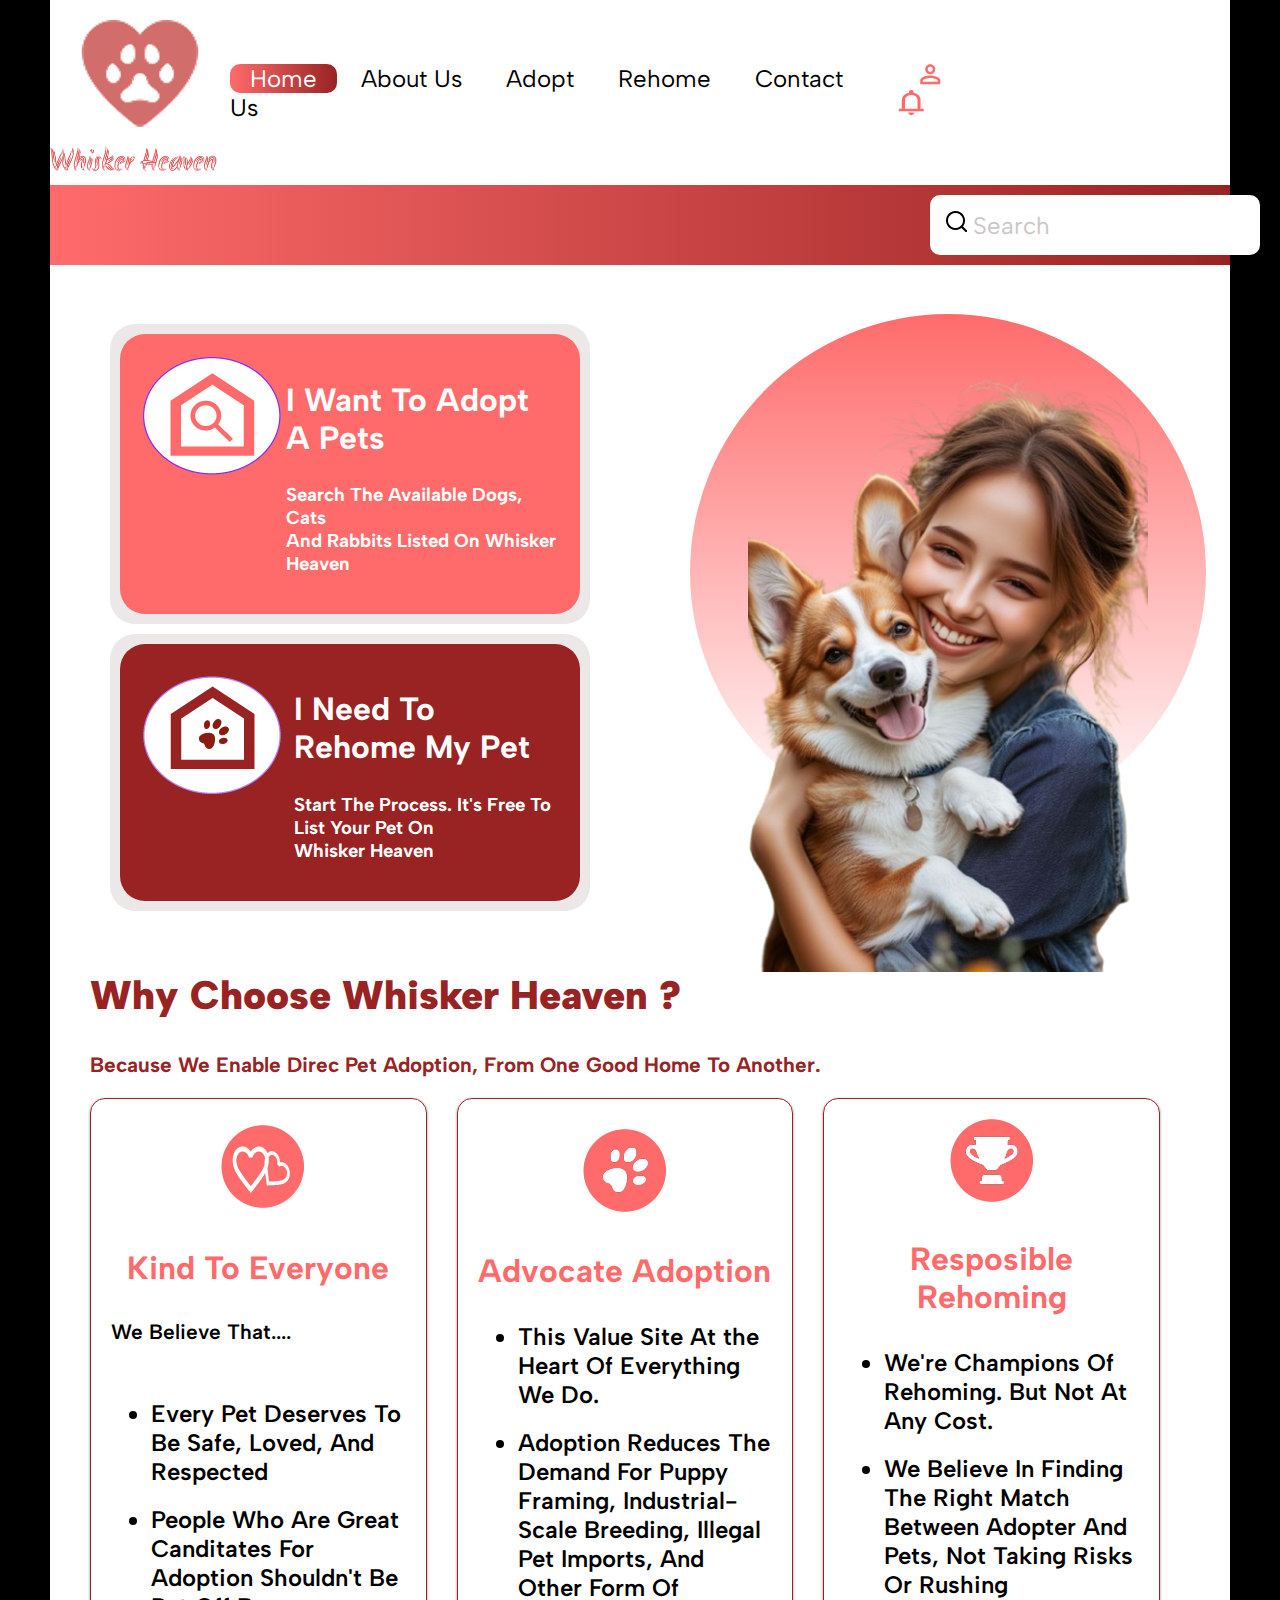
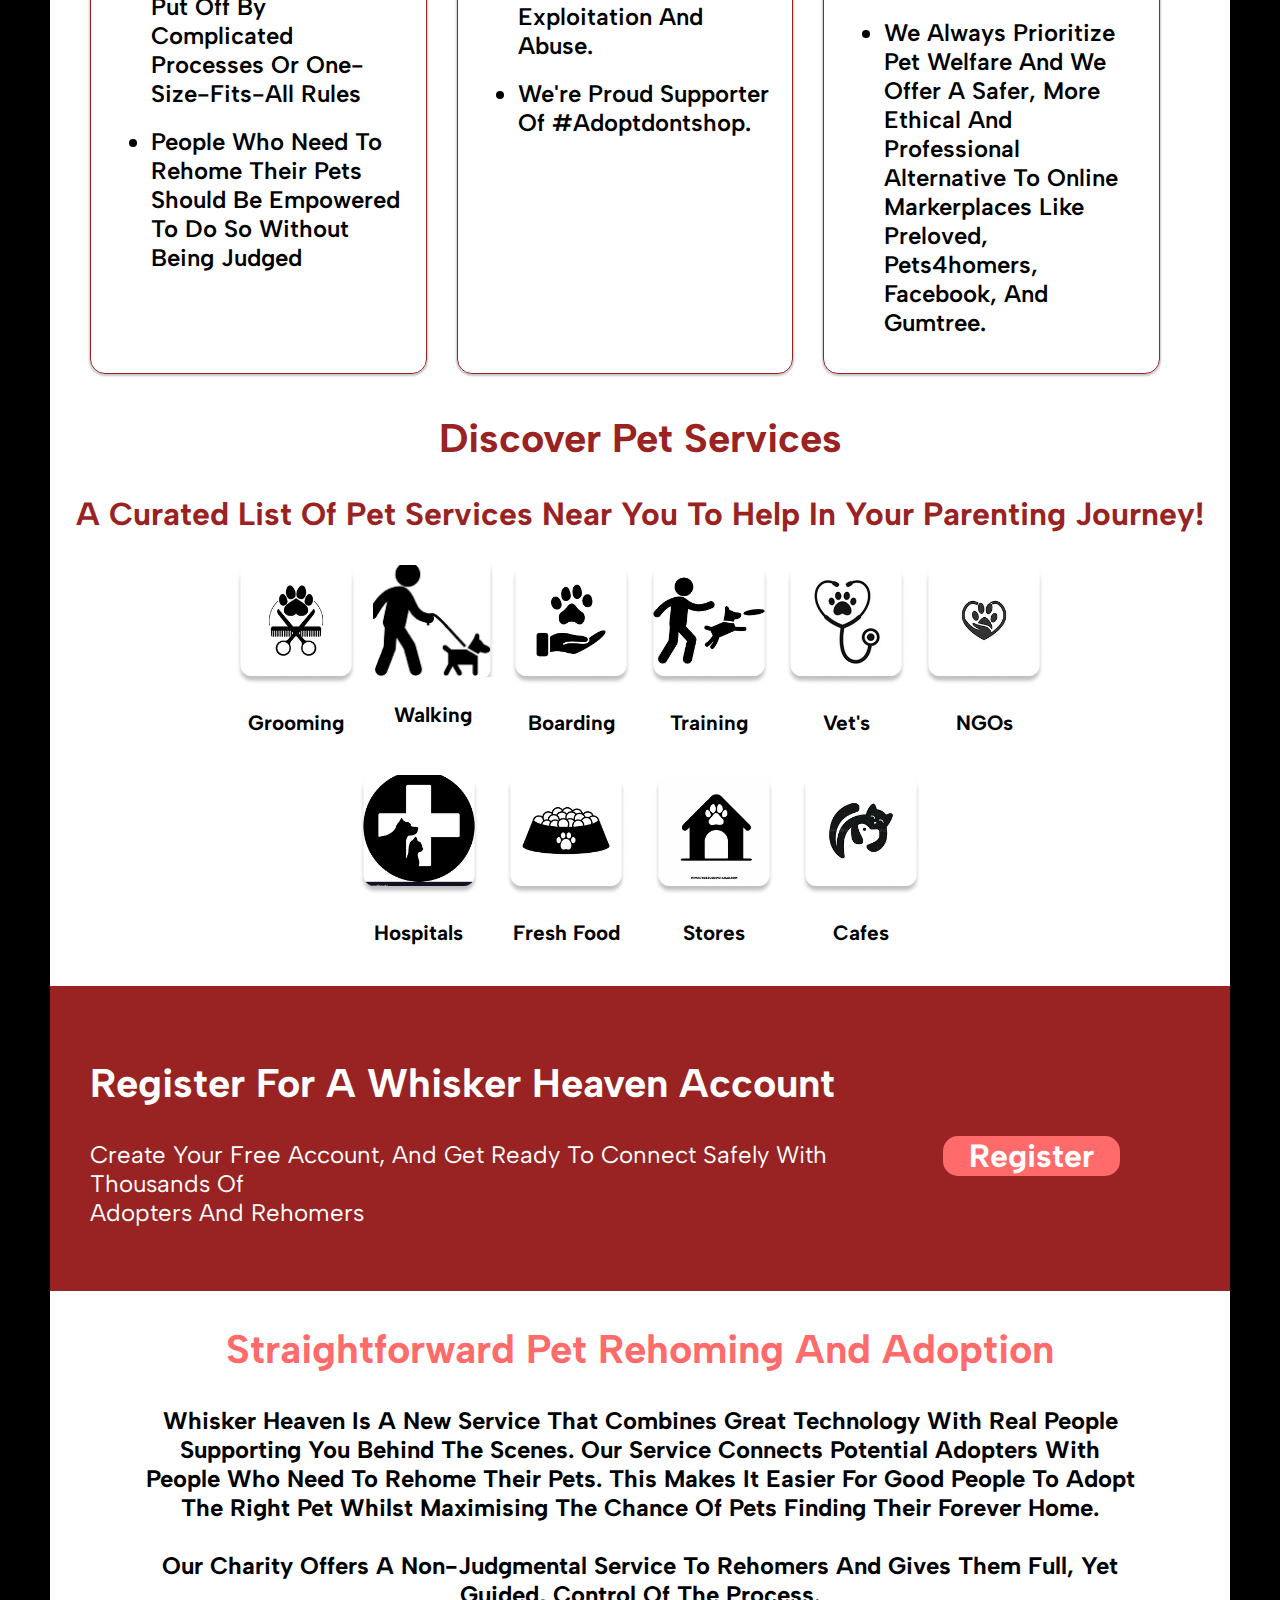
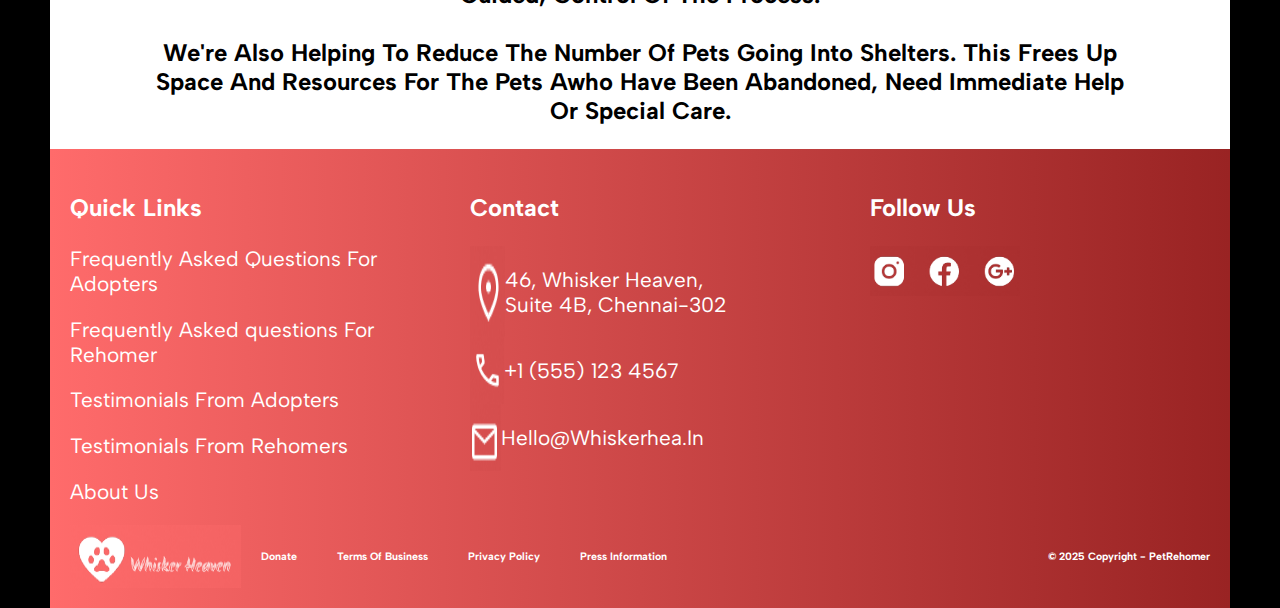
<file: index.html>
<!DOCTYPE html>
<html lang="en">

<head>
    <meta charset="UTF-8">
    <meta name="viewport" content="width=device-width, initial-scale=1.0">
    <title>Layouts - Pet Adoption Website</title>
    <link href="https://fonts.googleapis.com/css2?family=Albert+Sans&display=swap" rel="stylesheet">
    <link rel="stylesheet" href="css/index.css">
</head>

<body>

    <div class="header">
        <div class="head">
            <div class="logo">
                <img src="images/logo.png" alt="Logo image" width="180px">
            </div>
            <div class="nav-bar">
                <nav>
                    <a href="index.html" class="active">Home</a>
                    <a href="about.html">About Us</a>
                    <a href="adopt.html">Adopt</a>
                    <a href="rehome.html">Rehome</a>
                    <a href="contact.html">Contact Us</a>
                </nav>
            </div>
            <div class="contact-nav">
                <a href="contact.html"><img src="images/head-contact.png" alt="Contact icon"></a>
                <img src="images/bell icon.png" alt="bell icon">
            </div>
        </div>
        <div class="searchbar">
            <div class="search-container">
                <img src="images/search.png" alt="search">
                <span style="color: rgb(204, 198, 198); font-size: 1.5rem;">Search</span>
            </div>
        </div>
    </div>
    <div class="container">
        <div class="card-1">    
            <div class="cards">
                <div class="cards-2">
                    <div class="images">
                        <img src="images/search-2 (2).png " alt="logo">
                    </div>
                    <div class="content">
                        <h2>I Want To Adopt A Pets</h2>
                        <h3>Search The Available Dogs, Cats <br> And Rabbits Listed On Whisker Heaven</h3>
                    </div>
                </div>
            </div>
            <div class="cards">
                <div class="cards2">
                    <div class="images">
                        <img src="images/search-2 (1).png " alt="logo">
                    </div>
                    <div class="content">
                        <h2>I Need To Rehome My Pet</h2>
                        <h3>Start The Process. It's Free To List Your Pet On <br> Whisker Heaven</p>
                    </div>
                </div>
            </div>
        </div>
        <div class="card-image">
            <img src="images/home-bg.png" alt="home-logo" width="400">
        </div>
    </div>
    <div class="container-2">
        <h2>Why Choose Whisker Heaven ? </h2>
        <p>Because We Enable Direc Pet Adoption, From One Good Home To Another.</p>
        <div class="containers">
            <div class="cards-1">
                <div class="center">
                    <img src="images/kind.png" alt="kind image">
                    <h3>Kind To Everyone</h3>
                </div>
                <p>We Believe That....</p><br>
                <ul>
                    <li>Every Pet Deserves To Be Safe, Loved, And Respected</li><br>
                    <li>People Who Are Great Canditates For Adoption Shouldn't Be Put
                        Off By Complicated Processes Or One-Size-Fits-All Rules
                    </li><br>
                    <li>People Who Need To Rehome Their Pets Should Be Empowered To Do So
                        Without Being Judged
                    </li>
                </ul>
            </div>
            <div class="cards-1">
                <div class="center">
                    <img src="images/advocate.png" alt="advocate image">
                    <h3>Advocate Adoption</h3>
                </div>
                <ul>
                    <li>This Value Site At the Heart Of Everything We Do.</li><br>
                    <li>Adoption Reduces The Demand For Puppy Framing, Industrial-Scale
                        Breeding, Illegal Pet Imports, And Other Form Of Exploitation And Abuse.
                    </li><br>
                    <li>We're Proud Supporter Of #Adoptdontshop.</li>
                </ul>
            </div>
            <div class="cards-1">
                <div class="center">
                    <img src="images/rehoming.png" alt="rehoming image">
                    <h3>Resposible Rehoming</h3>
                </div>
                <ul>
                    <li>We're Champions Of Rehoming. But Not At Any Cost.</li><br>
                    <li>We Believe In Finding The Right Match Between Adopter And Pets,
                        Not Taking Risks Or Rushing
                    </li><br>
                    <li>We Always Prioritize Pet Welfare And We Offer A Safer, More
                        Ethical And Professional Alternative To Online Markerplaces Like
                        Preloved, Pets4homers, Facebook, And Gumtree.
                    </li>
                </ul>
            </div>
        </div>
    </div>
    <div class="container-3">
        <div class="container-head">
            <h2>Discover Pet Services</h2>
            <p>A Curated List Of Pet Services Near You To Help In Your Parenting Journey!</p>
        </div>
        <div class="services">
            <div class="services-list">
                <img src="images/gromming.png" alt="grooming-image" width="120">
                <h3>Grooming</h3>
            </div>
            <div class="services-list">
                <img src="images/walking.png" alt="walking" width="120">
                <h3>Walking</h3>
            </div>
            <div class="services-list">
                <img src="images/boarding.png" alt="boarding" width="120">
                <h3>Boarding</h3>
            </div>
            <div class="services-list">
                <img src="images/training.png" alt="training" width="120">
                <h3>Training</h3>
            </div>
            <div class="services-list">
                <img src="images/vets.png" alt="vets" width="120">
                <h3>Vet's</h3>
            </div>
            <div class="services-list">
                <img src="images/NGO.png" alt="NGO" width="120">
                <h3>NGOs</h3>
            </div>
        </div>
        <div class="center-list">
            <div class="services-list">
                <img src="images/hospital.png" alt="hospital" width="120">
                <h3>Hospitals</h3>
            </div>
            <div class="services-list">
                <img src="images/fresh food.png" alt="freshfood" width="120">
                <h3>Fresh Food</h3>
            </div>
            <div class="services-list">
                <img src="images/stores.png" alt="stores" width="120">
                <h3>Stores</h3>
            </div>
            <div class="services-list">
                <img src="images/cafes.png" alt="cafes" width="120">
                <h3>Cafes</h3>
            </div>
        </div>
    </div>
    <div class="register">
        <div class="register-content">
            <h2>Register For A Whisker Heaven Account</h2>
            <p>Create Your Free Account, And Get Ready To Connect Safely With Thousands Of <br>
               Adopters And Rehomers</p>
        </div>
        <div class="register-page">
            <button><a href="register.html">Register</a></button>
        </div>
    </div>
    <div class="container-4" id="capital">
        <h2>straightforward pet rehoming and adoption  </h2>
        <p> whisker heaven is a new service that combines great technology with real 
            people supporting you behind the scenes. our service connects potential
            adopters with people who need to rehome their pets. this makes it easier 
            for good people to adopt the right pet whilst maximising the chance of pets Finding
            their forever home. <br><br>
            our charity offers a non-judgmental service to rehomers and gives them full, 
            yet guided, control of the process. <br><br>
            we're also helping to reduce the number of pets going into shelters. this frees up space and
            resources for the pets awho have been abandoned, need immediate help or special
            care.
        </p>
    </div>
    <footer>
        <div class="footer">
            <div class="links">
                <h3>Quick Links</h3>
                <p>Frequently Asked Questions For Adopters</p>
                <p>Frequently Asked questions For Rehomer</p>
                <p>Testimonials From Adopters</p>
                <p>Testimonials From Rehomers</p>
                <p>About Us</p>
            </div>
            <div class="contact">
                <h3>Contact</h3>
                <div class="flexx">
                    <img src="images/location.png" alt="location"> 
                    <p>46, Whisker Heaven, <br>Suite 4B, Chennai-302</p>
                </div>
                <div class="flexx">
                    <img src="images/phone.png" alt="phone"> 
                    <p> +1 (555) 123 4567</p>
                </div>
                <div class="flexx">
                    <img src="images/message.png" alt="message"> 
                    <p>Hello@Whiskerhea.In</p>
                </div>
            </div>
            <div class="follow">
                <h3>Follow Us</h3>
                <img src="images/social media.png" alt="social media" width="150px">
            </div>
        </div>
        <div class="footer-content">
            <div class="footer-logo">
                <img src="images/footer-logo.png" alt="footer-logo">
                <h6>Donate</h6>
                <h6>Terms Of Business</h6>
                <h6>Privacy Policy</h6>
                <h6>Press Information</h6>
            </div>
            <div class="copyright">
                <h6>© 2025 Copyright - PetRehomer </h6>
            </div>
        </div>
    </footer>
    <script>
        document.getElementById("capital").className = "container-4";
    </script>
</body>

</html>
</file>
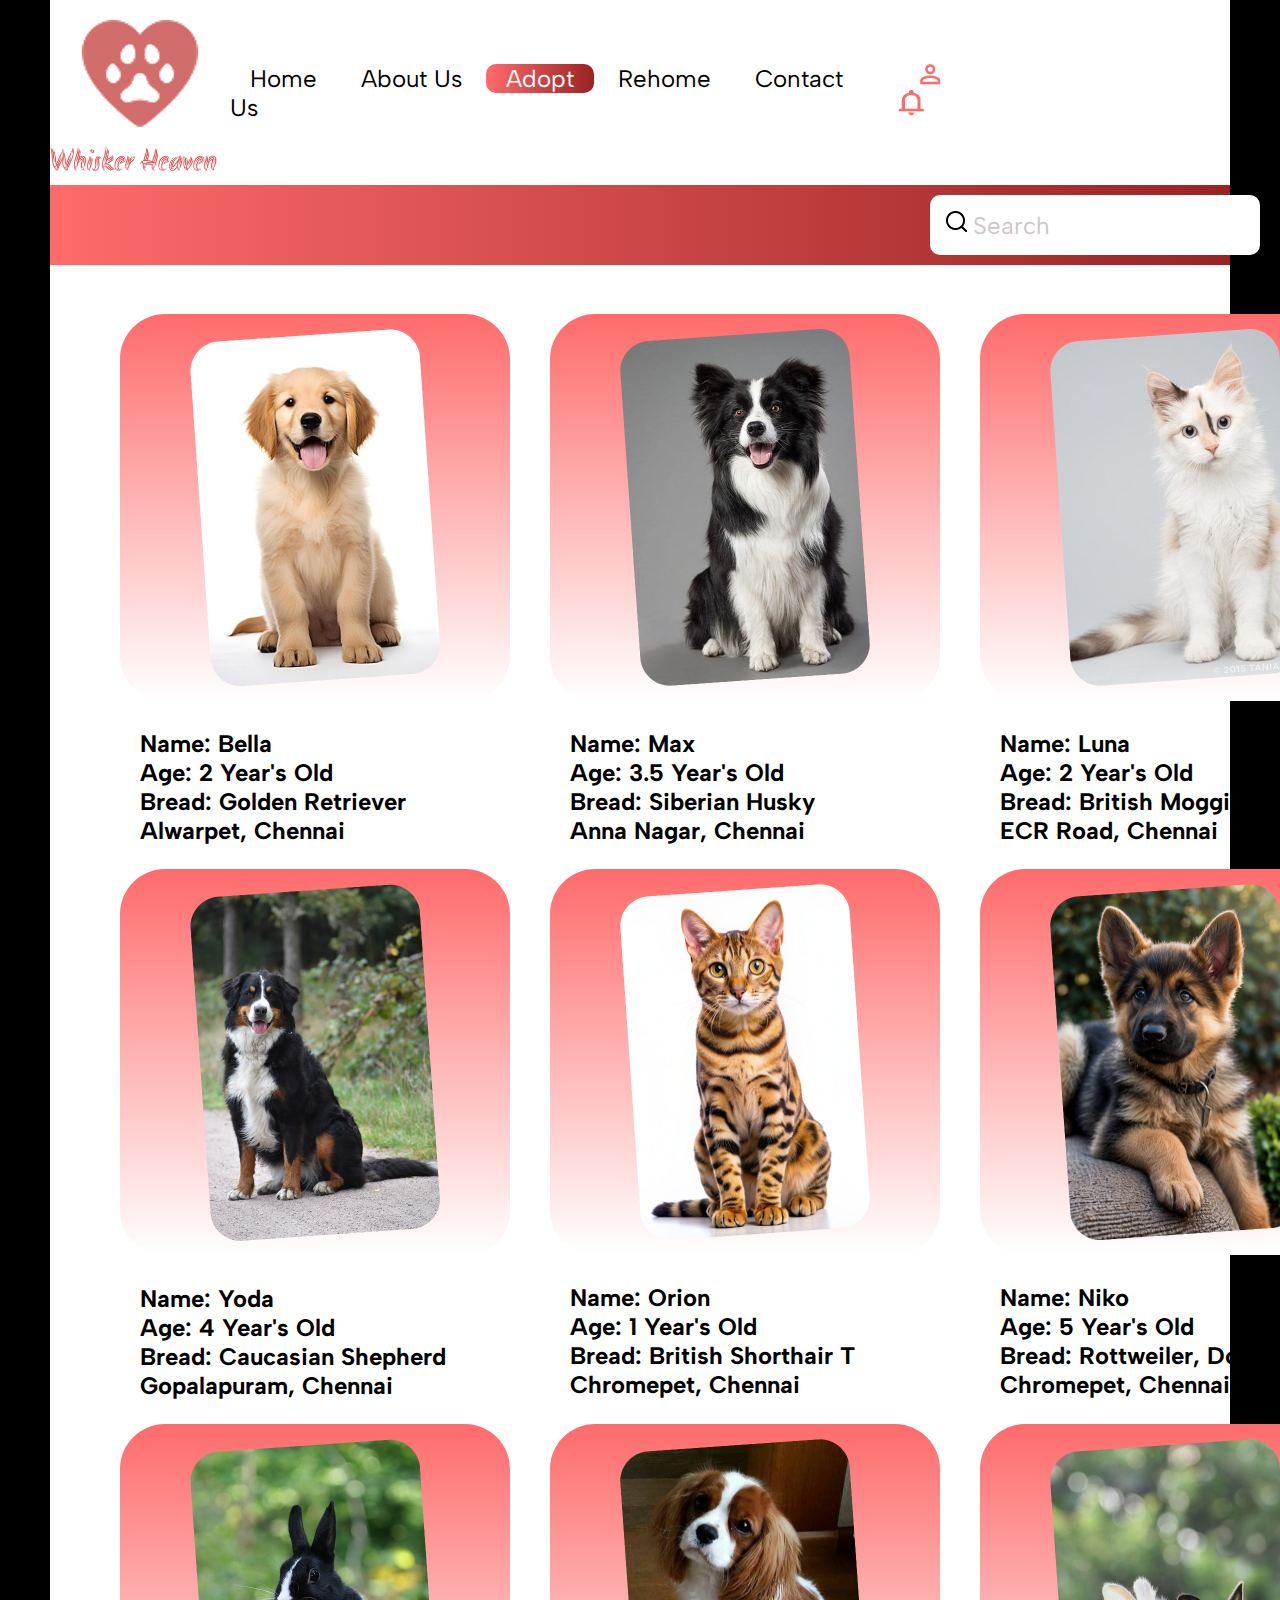
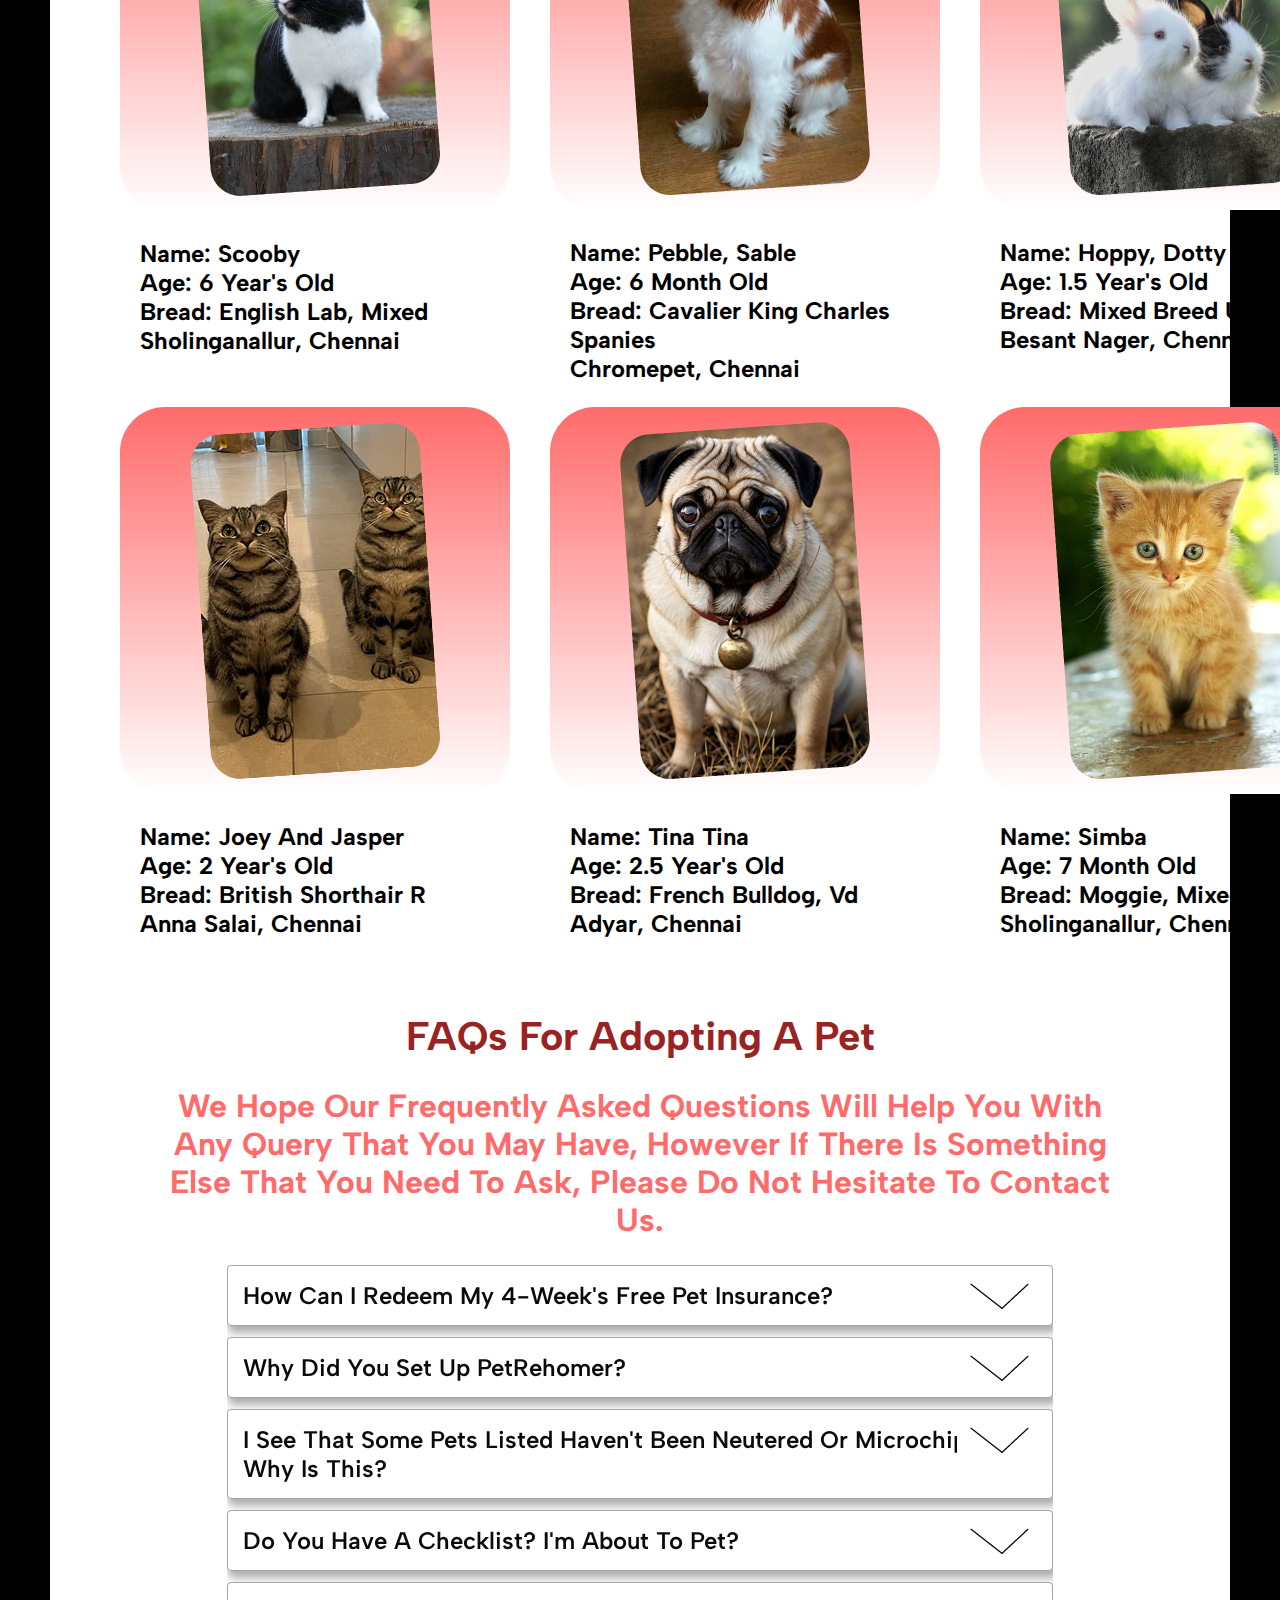
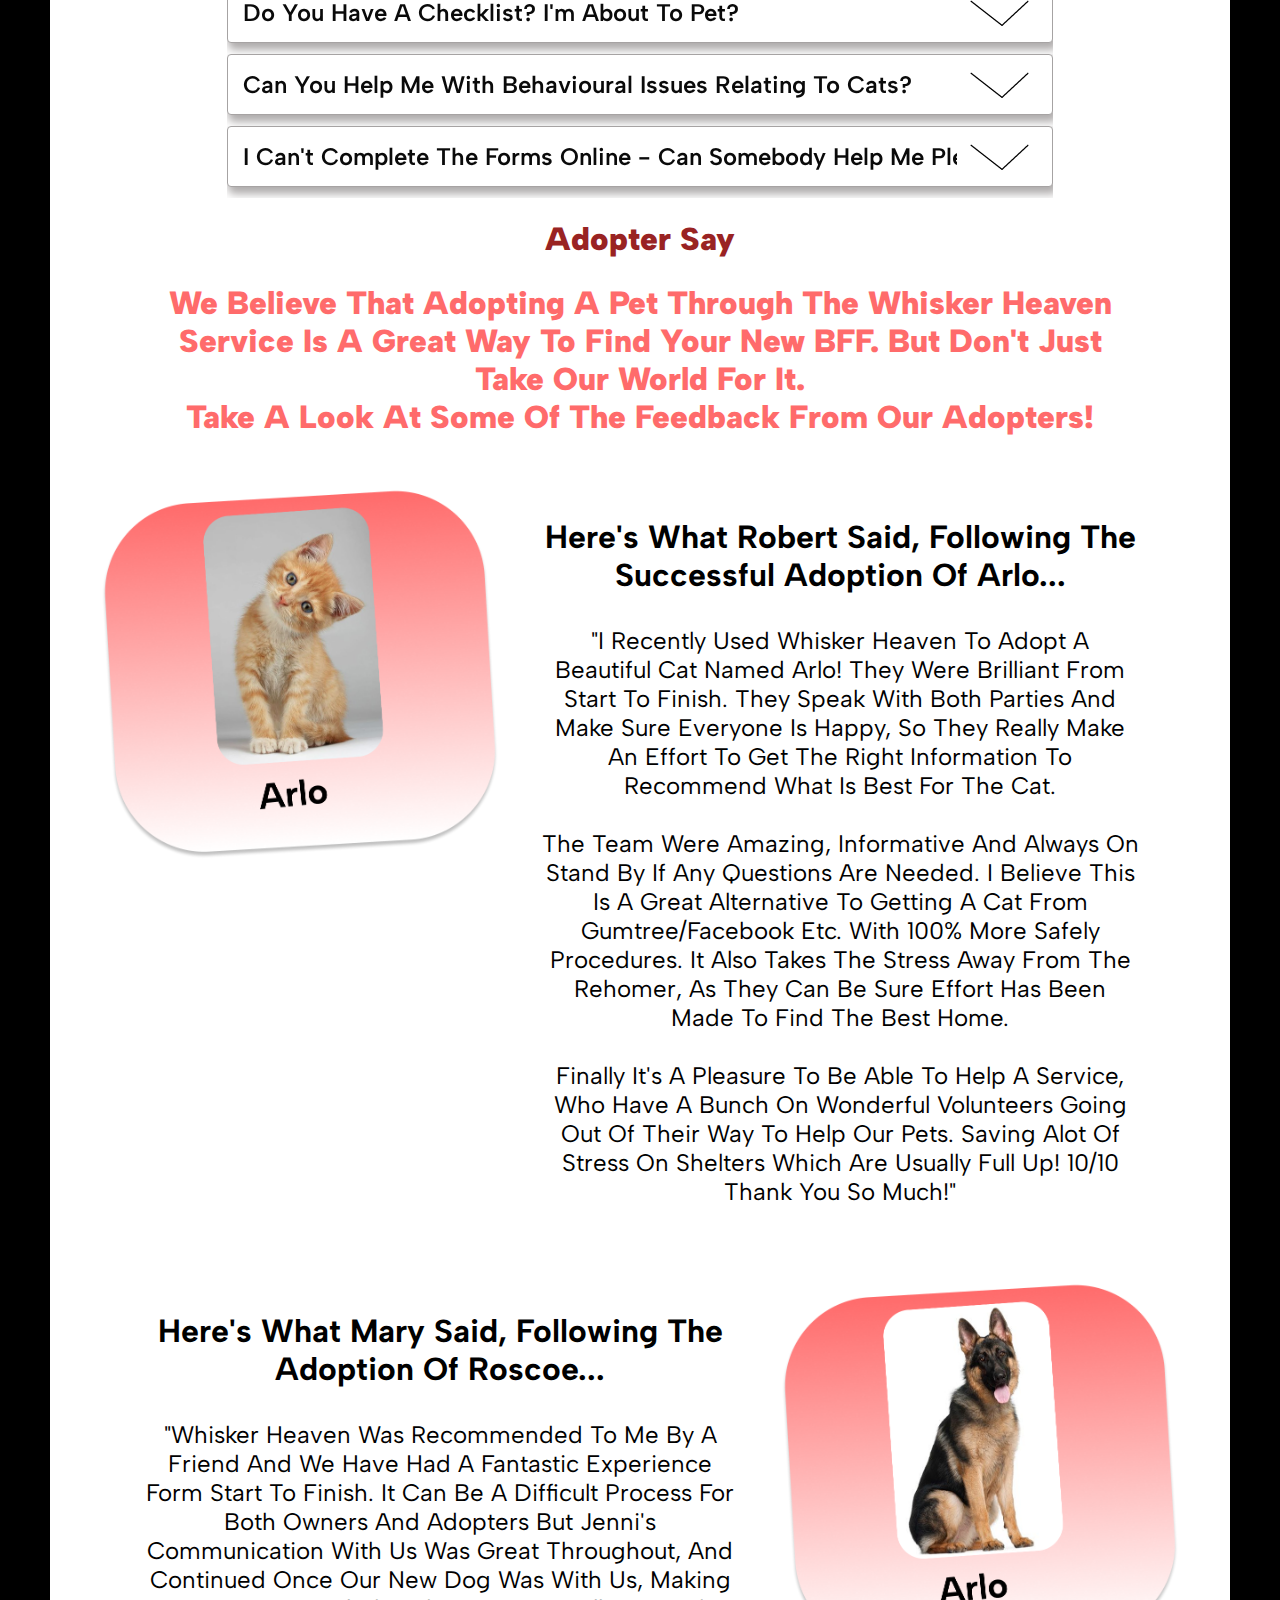
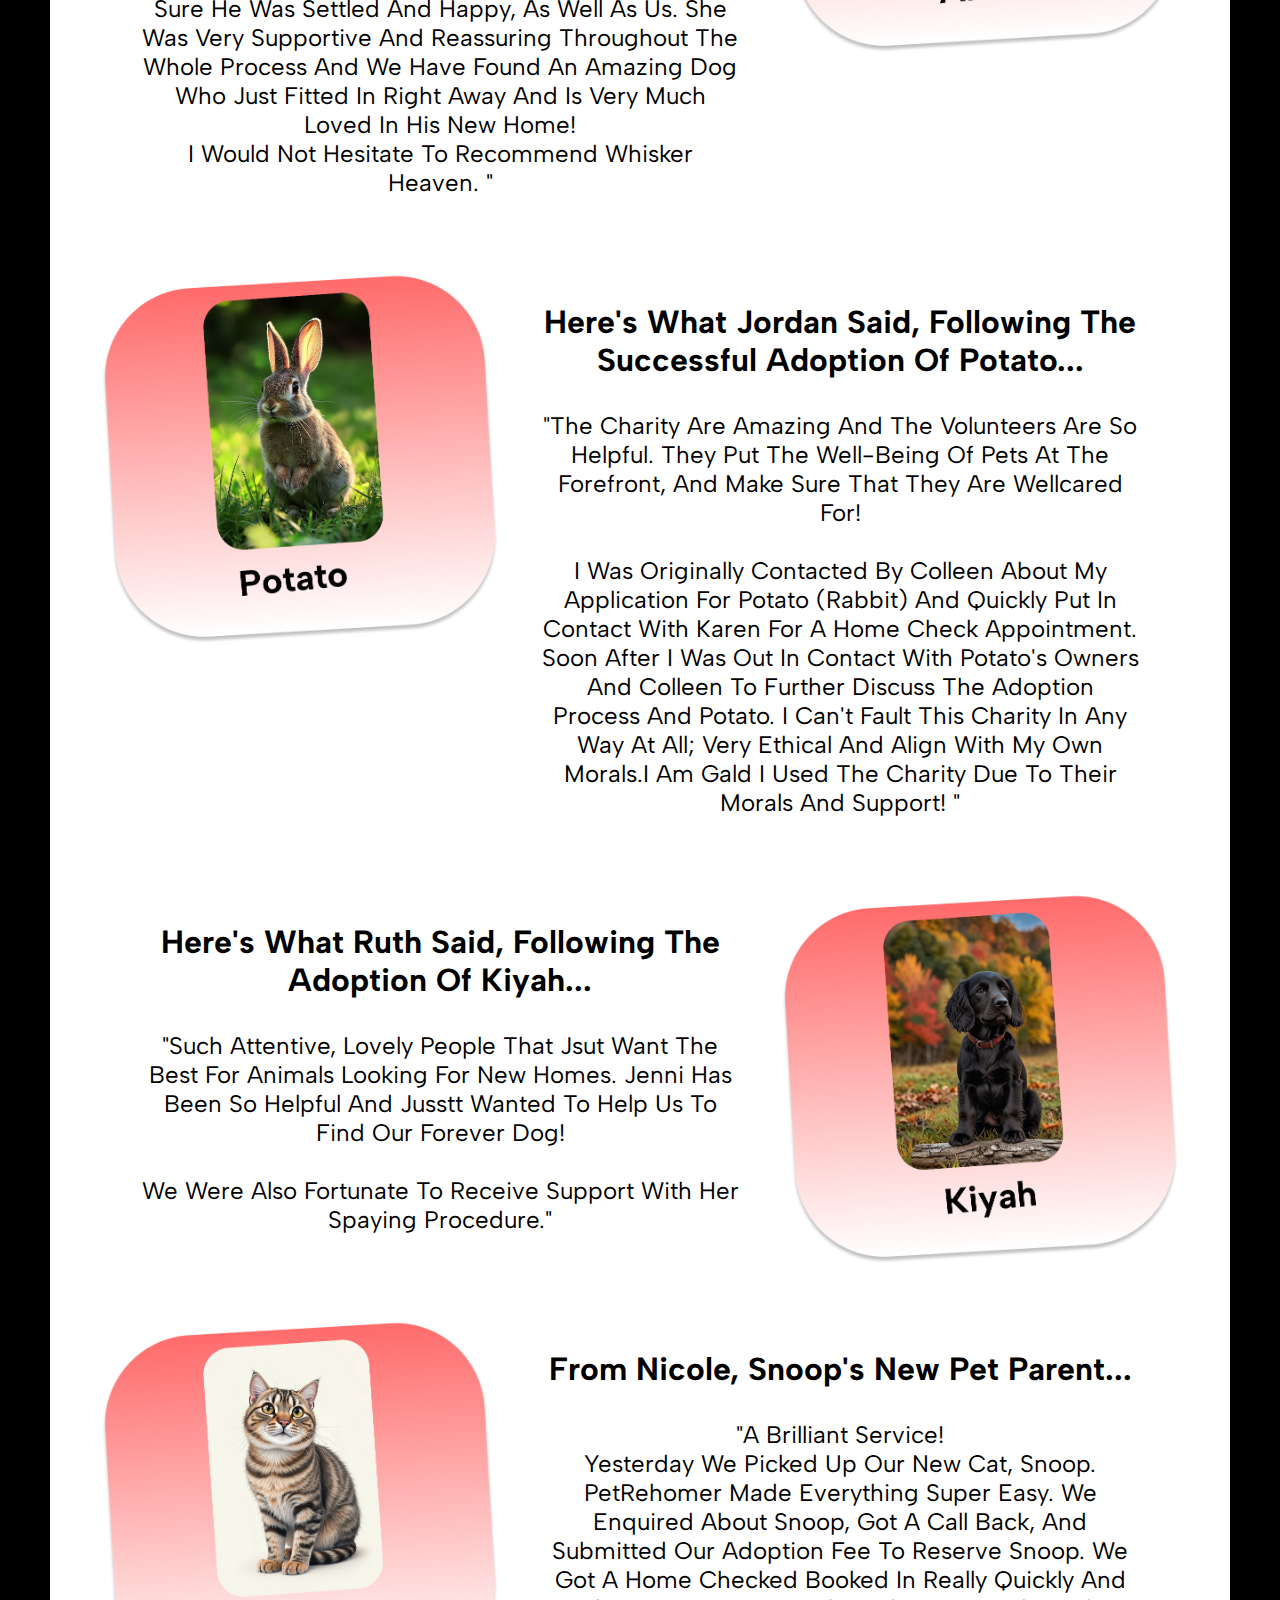
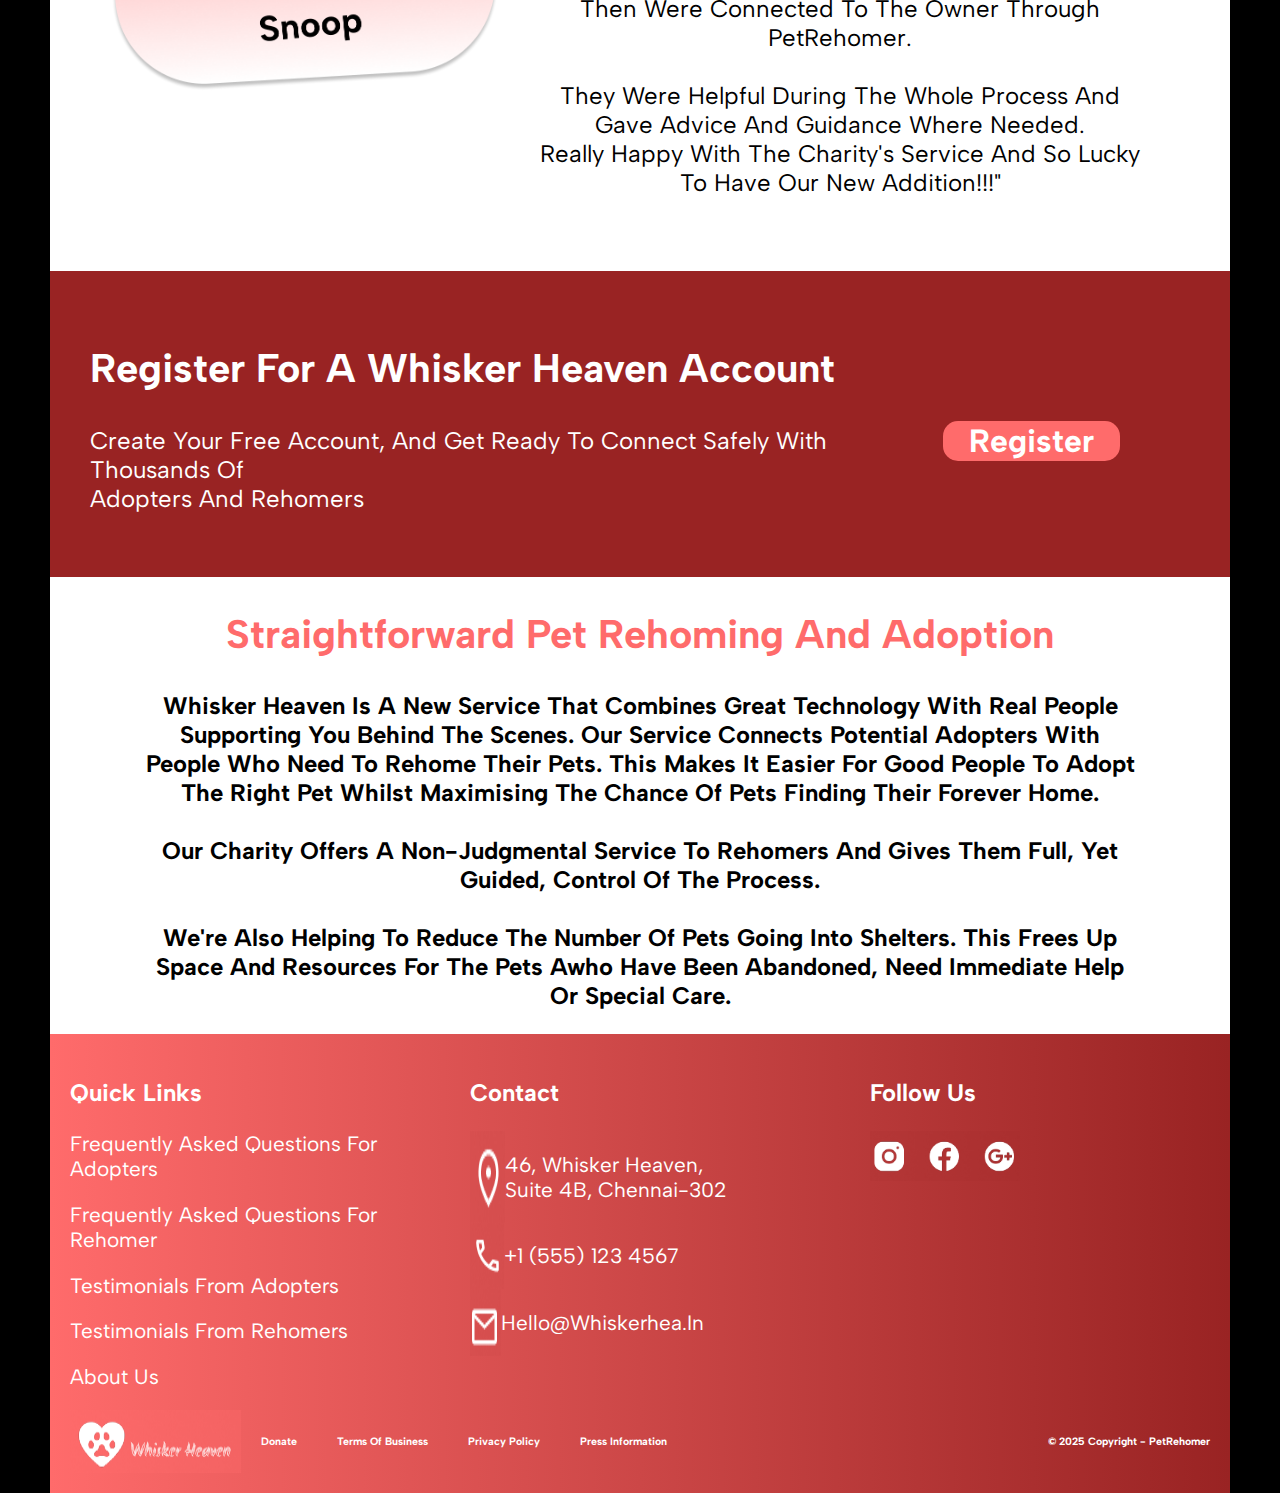
<file: adopt.html>
<!DOCTYPE html>
<html lang="en">

<head>
    <meta charset="UTF-8">
    <meta name="viewport" content="width=device-width, initial-scale=1.0">
    <title>Layouts - Pet Adoption Website</title>
    <link href="https://fonts.googleapis.com/css2?family=Albert+Sans&display=swap" rel="stylesheet">
    <link rel="stylesheet" href="css/adopt.css">
</head>

<body class="body" id="capital">

    <div class="header">
        <div class="head">
            <div class="logo">
                <img src="images/logo.png" alt="Logo image" width="180px">
            </div>
            <div class="nav-bar">
                <nav>
                    <a href="index.html">Home</a>
                    <a href="about.html">About Us</a>
                    <a href="adopt.html" class="active">Adopt</a>
                    <a href="rehome.html">Rehome</a>
                    <a href="contact.html">Contact Us</a>
                </nav>
            </div>
            <div class="contact-nav">
                <a href="contact.html"><img src="images/head-contact.png" alt="Contact icon"></a>
                <img src="images/bell icon.png" alt="bell icon">
            </div>
        </div>
        <div class="searchbar">
            <div class="search-container">
                <img src="images/search.png" alt="search">
                <span style="color: rgb(204, 198, 198); font-size: 1.5rem;">Search</span>
            </div>
        </div>
    </div>
    <div class="adopt">
        <div class="adopt-cards">
            <img src="images/adopt-1.png" alt="adopt-1" width="250">
            <div class="adopt-details">
                <p>name: bella <br>
                    age: 2 year's old <br>
                    bread: golden retriever<br>
                    alwarpet, chennai
                </p>
            </div>
        </div>
        <div class="adopt-cards">
            <img src="images/adopt-2.png" alt="adopt-2" width="250">
            <div class="adopt-details">
                <p>name: max <br>
                    age: 3.5 year's old <br>
                    bread: siberian husky<br>
                    anna nagar, chennai
                </p>
            </div>
        </div>
        <div class="adopt-cards">
            <img src="images/adopt-3.png" alt="adopt-3" width="250">
            <div class="adopt-details">
                <p>name: luna<br>
                    age: 2 year's old <br>
                    bread: british moggie<br>
                    ECR road, chennai
                </p>
            </div>
        </div>
        <div class="adopt-cards">
            <img src="images/adopt-4.png" alt="adopt-4" width="250">
            <div class="adopt-details">
                <p>name: yoda<br>
                    age: 4 year's old <br>
                    bread: caucasian shepherd<br>
                    gopalapuram, chennai
                </p>
            </div>
        </div>
        <div class="adopt-cards">
            <img src="images/adopt-5.png" alt="adopt-5" width="250">
            <div class="adopt-details">
                <p>name: orion<br>
                    age: 1 year's old <br>
                    bread: british shorthair t<br>
                    chromepet, chennai
                </p>
            </div>
        </div>
        <div class="adopt-cards">
            <img src="images/adopt-6.png" alt="adopt-6" width="250">
            <div class="adopt-details">
                <p>name: niko<br>
                    age: 5 year's old <br>
                    bread: rottweiler, doberman<br>
                    chromepet, chennai
                </p>
            </div>
        </div>
        <div class="adopt-cards">
            <img src="images/adopt-7.png" alt="adopt-7" width="250">
            <div class="adopt-details">
                <p>name: scooby<br>
                    age: 6 year's old <br>
                    bread: english lab, mixed<br>
                    sholinganallur, chennai
                </p>
            </div>
        </div>
        <div class="adopt-cards">
            <img src="images/adopt-8.png" alt="adopt-8" width="250">
            <div class="adopt-details">
                <p>name: pebble, sable<br>
                    age: 6 month old <br>
                    bread: cavalier king charles spanies<br>
                    chromepet, chennai
                </p>
            </div>
        </div>
        <div class="adopt-cards">
            <img src="images/adopt-9.png" alt="adopt-9" width="250">
            <div class="adopt-details">
                <p>name: hoppy, dotty<br>
                    age: 1.5 year's old <br>
                    bread: mixed breed unknown <br>
                    besant nager, chennai
                </p>
            </div>
        </div>
        <div class="adopt-cards">
            <img src="images/adopt-10.png" alt="adopt-10" width="250">
            <div class="adopt-details">
                <p>name: joey and jasper<br>
                    age: 2 year's old <br>
                    bread: british shorthair r<br>
                    anna salai, chennai
                </p>
            </div>
        </div>
        <div class="adopt-cards">
            <img src="images/adopt-11.png" alt="adopt-11" width="250">
            <div class="adopt-details">
                <p>name: tina tina<br>
                    age: 2.5 year's old <br>
                    bread: french bulldog, vd<br>
                    adyar, chennai
                </p>
            </div>
        </div>
        <div class="adopt-cards">
            <img src="images/adopt-12.png" alt="adopt-12" width="250">
            <div class="adopt-details">
                <p>name: simba<br>
                    age: 7 month old <br>
                    bread: moggie, mixed breed<br>
                    sholinganallur, chennai
                </p>
            </div>
        </div>
    </div>
    <div class="adopt2">
        <h1>FAQs for adopting a pet</h1>
        <h2>we hope our frequently asked questions will help you with any
            query that you may have, however if there is something else that
            you need to ask, please do not hesitate to contact us.
        </h2>
        <div class="main-bar">
            <input type="checkbox" id="main-head">
            <label for="main-head">how can i redeem my 4-week's free pet insurance?</label>
            <div class="mainbar-text">
                <p>if you are adopting a dog under 8 years old or a cat under 10 years
                    old, you can receive 4 week's free pet insurance from british pet insurance
                    (part of pet cover). <br>
                    you will need to complete the form on the dau of collection, and you will
                    receive a link to the form in your "pre - adoption checklist" message that
                    will have been sent to you from us following your home check. <br><br>
                    older pets and rabbits can receive a discount against a full policy. again,
                    details are contained in your message. <br><br>
                    if you have furtheer questions, please contact your rehoming coordinator who
                    will guide you.
                </p>
            </div>
        </div>
        <div class="main-bar1">
            <input type="checkbox" id="main-head1">
            <label for="main-head1">why did you set up petRehomer?</label>
            <div class="mainbar-text1">
                <p>we're focusing on dogs, cats and rabbits because they're the most 
                    popular types of pet in the UK. we plan to help rehome other types Of
                    pets in the future.
                </p>
            </div>
        </div>
        <div class="main-bar2">
            <input type="checkbox" id="main-head2">
            <label for="main-head2">i see that some pets listed haven't been neutered or microchipped.
                why is this?</label>
            <div class="mainbar-text2">
                <p>in an ideal world, every pet listed by us would be microchipped and neutered,
                    however we are dealing with real life cases, and not everyone rehoming their 
                    pet is in a position, or willing to do this. <br><br>
                    our charity is operating throughout the UK and does not have the funds to pay
                    for the neutering of pets prior to rehoming. <br><br>
                    instead, rather than turning away these pets in need, we do our very best to 
                    find suitable and responsible adopters who are willing to do the right thing 
                    by these pets. <br><br>
                    it's easy for people to criticize us for allowing unneutered pets onto our website,
                    but sadly there is no easy fix.
                </p>
            </div>
        </div>
        <div class="main-bar3">
            <input type="checkbox" id="main-head3">
            <label for="main-head3">do you have a checklist? i'm about to pet? </label>
            <div class="mainbar-text3">
                <p>some people using iPhones to take photos will be saving their photos as
                    as HEIC files. petRehomer, like many other platforms, can only accept .jpg 
                    .jpeg or .png files. <br><br>
                    to change your camera settings on your iPhones so that photos are saved .jpeg's 
                    you will need to do the following: <br><br> 
                    in your "settings" meny, find and tap on "camera". in that "camera" menu, 
                    tap on "formats" at the very top of the menu. here you can select either 
                    "high efficiency" which will allow your iPhone to shoot and store HEIC files, or 
                    "most compatible", which will have your phone capture JPEG's. 
                </p>
            </div>
        </div>
        <div class="main-bar4">
            <input type="checkbox" id="main-head4">
            <label for="main-head4">do you have a checklist? i'm about to pet?</label>
            <div class="mainbar-text4">
                <p>yes, we think it is important to make sure that you are 100% sure about adopting your 
                    chosen pet before taking them home. <br><br>
                    we have created a series of pre-adoption checklists for dogs, cats and rabbits,
                    which we strongly recommend that you read, prior to collecting your pet. <br><br>
                    adopters are sent the relevant checklist following the home check, but if you need a 
                    copy, please ask your rehoming coordinator.
                </p>
            </div>
        </div>
        <div class="main-bar5">
            <input type="checkbox" id="main-head5">
            <label for="main-head5">can you help me with behavioural issues relating to cats?</label>
            <div class="mainbar-text5">
                <p>yes, at petRehomer we follow the advice and guidance provided by cats protection.
                    cat behaviour guide
                </p>
            </div>
        </div>
        <div class="main-bar6">
            <input type="checkbox" id="main-head6">
            <label for="main-head6">i can't complete the forms online - can somebody help me please</label>
            <div class="mainbar-text6">
                <p>some people using iPhones to take photos will be saving their photos as
                    as HEIC files. petRehomer, like many other platforms, can only accept .jpg 
                    .jpeg or .png files. <br><br>
                    to change your camera settings on your iPhones so that photos are saved .jpeg's 
                    you will need to do the following: <br><br> 
                    in your "settings" meny, find and tap on "camera". in that "camera" menu, 
                    tap on "formats" at the very top of the menu. here you can select either 
                    "high efficiency" which will allow your iPhone to shoot and store HEIC files, or 
                    "most compatible", which will have your phone capture JPEG's.
                </p>
            </div>
        </div>
    </div>
    <div class="adopter">
        <h1>adopter say</h1>
        <h2>we believe that adopting a pet through the whisker heaven service is a 
            great way to find your new BFF. but don't just take our world for it. <br>
            take a look at some of the feedback from our adopters!
        </h2>
        <div class="adopters-container">
            <div class="adopter-image">
                <img src="images/adopter-1.png" alt="adopter-1" width="400">
            </div>
            <div class="adopter-content">
                <h3>here's what robert said, following the successful adoption of arlo...</h3>
                <p>"i recently used whisker heaven to adopt a beautiful cat named arlo!
                    they were brilliant from start to finish. they speak with both parties
                    and make sure everyone is happy, so they really make an effort to 
                    get the right information to recommend what is best for the cat. <br><br>
                    
                    the team were amazing, informative and always on stand by if any questions 
                    are needed. i believe this is a great alternative to getting a cat from 
                    gumtree/facebook etc. with 100% more safely procedures. it also takes the 
                    stress away from the rehomer, as they can be sure effort has been made to 
                    find the best home. <br><br>

                    finally it's a pleasure to be able to help a service, who have a bunch on 
                    wonderful volunteers going out of their way to help our pets. saving alot of 
                    stress on shelters which are usually full up! 10/10 thank you so much!"
                </p>
            </div>
        </div>
        <div class="adopters-container1">
            <div class="adopter-content">
                <h3>here's what mary said, following the adoption of roscoe...</h3>
                <p>"whisker heaven was recommended to me by a friend and we have had a 
                    fantastic experience form start to finish. it can be a difficult 
                    process for both owners and adopters but jenni's communication with
                    us was great throughout, and continued once our new dog was with us,
                    making sure he was settled and happy, as well as us. she was very 
                    supportive and reassuring throughout the whole process and we have 
                    found an amazing dog who just fitted in right away and is very much
                    loved in his new home! <br>
                    i would not hesitate to recommend whisker heaven. "
                </p>
            </div>
             <div class="adopter-image">
                <img src="images/adopter-2.png" alt="adopter-2" width="400">
            </div>
        </div>
        <div class="adopters-container">
            <div class="adopter-image">
                <img src="images/adopter-3.png" alt="adopter-3" width="400">
            </div>
            <div class="adopter-content">
                <h3>here's what jordan said, following the successful adoption of potato...</h3>
                <p>"the charity are amazing and the volunteers are so helpful. they put the 
                    well-being of pets at the forefront, and make sure that they are wellcared for! <br><br>
                    i was originally contacted by colleen about my application for potato 
                    (rabbit) and quickly put in contact with karen for a home check 
                    appointment. soon after i was out in contact with potato's owners and 
                    colleen to further discuss the adoption process and potato. i can't fault
                    this charity in any way at all; very ethical and align with my own morals.i 
                    am gald i used the charity due to their morals and support! "
                </p>
            </div>
        </div>
        <div class="adopters-container1">
            <div class="adopter-content">
                <h3>here's what ruth said, following the adoption of kiyah...</h3>
                <p>"such attentive, lovely people that jsut want the best for animals 
                    looking for new homes. jenni has been so helpful and jusstt wanted to 
                    help us to find our forever dog! <br><br> 
                    we were also fortunate to receive support with her spaying procedure."
                </p>
            </div>
             <div class="adopter-image">
                <img src="images/adopter-4.png" alt="adopter-4" width="400">
            </div>
        </div>
        <div class="adopters-container">
            <div class="adopter-image">
                <img src="images/adopter-5.png" alt="adopter-5" width="400">
            </div>
            <div class="adopter-content">
                <h3>from nicole, snoop's new pet parent...</h3>
                <p>"a brilliant service! <br> 
                    yesterday we picked up our new cat, snoop. petRehomer made 
                    everything super easy. we enquired about snoop, got a call back, and
                    submitted our adoption fee to reserve snoop. we got a home 
                    checked booked in really quickly and then were connected to the owner through 
                    petRehomer. <br><br>
                    they were helpful during the whole process and gave advice and 
                    guidance where needed. <br>
                    really happy with the charity's service and so lucky to have our new 
                    addition!!!"
                </p>
            </div>
        </div>
    </div>
    <div class="register">
        <div class="register-content">
            <h2>Register For A Whisker Heaven Account</h2>
            <p>Create Your Free Account, And Get Ready To Connect Safely With Thousands Of <br>
                Adopters And Rehomers</p>
        </div>
        <div class="register-page">
            <button><a href="register.html">Register</a></button>
        </div>
    </div>
    <div class="container-4" id="capital">
        <h2>straightforward pet rehoming and adoption </h2>
        <p> whisker heaven is a new service that combines great technology with real
            people supporting you behind the scenes. our service connects potential
            adopters with people who need to rehome their pets. this makes it easier
            for good people to adopt the right pet whilst maximising the chance of pets Finding
            their forever home. <br><br>
            our charity offers a non-judgmental service to rehomers and gives them full,
            yet guided, control of the process. <br><br>
            we're also helping to reduce the number of pets going into shelters. this frees up space and
            resources for the pets awho have been abandoned, need immediate help or special
            care.
        </p>
    </div>
    <footer>
        <div class="footer">
            <div class="links">
                <h3>Quick Links</h3>
                <p>Frequently Asked Questions For Adopters</p>
                <p>Frequently Asked questions For Rehomer</p>
                <p>Testimonials From Adopters</p>
                <p>Testimonials From Rehomers</p>
                <p>About Us</p>
            </div>
            <div class="contact">
                <h3>Contact</h3>
                <div class="flexx">
                    <img src="images/location.png" alt="location">
                    <p>46, Whisker Heaven, <br>Suite 4B, Chennai-302</p>
                </div>
                <div class="flexx">
                    <img src="images/phone.png" alt="phone">
                    <p> +1 (555) 123 4567</p>
                </div>
                <div class="flexx">
                    <img src="images/message.png" alt="message">
                    <p>Hello@Whiskerhea.In</p>
                </div>
            </div>
            <div class="follow">
                <h3>Follow Us</h3>
                <img src="images/social media.png" alt="social media" width="150px">
            </div>
        </div>
        <div class="footer-content">
            <div class="footer-logo">
                <img src="images/footer-logo.png" alt="footer-logo">
                <h6>Donate</h6>
                <h6>Terms Of Business</h6>
                <h6>Privacy Policy</h6>
                <h6>Press Information</h6>
            </div>
            <div class="copyright">
                <h6>© 2025 Copyright - PetRehomer </h6>
            </div>
        </div>
    </footer>
    <script>
        document.getElementById("capital").className = "body";
    </script>
</body>

</html>
</file>
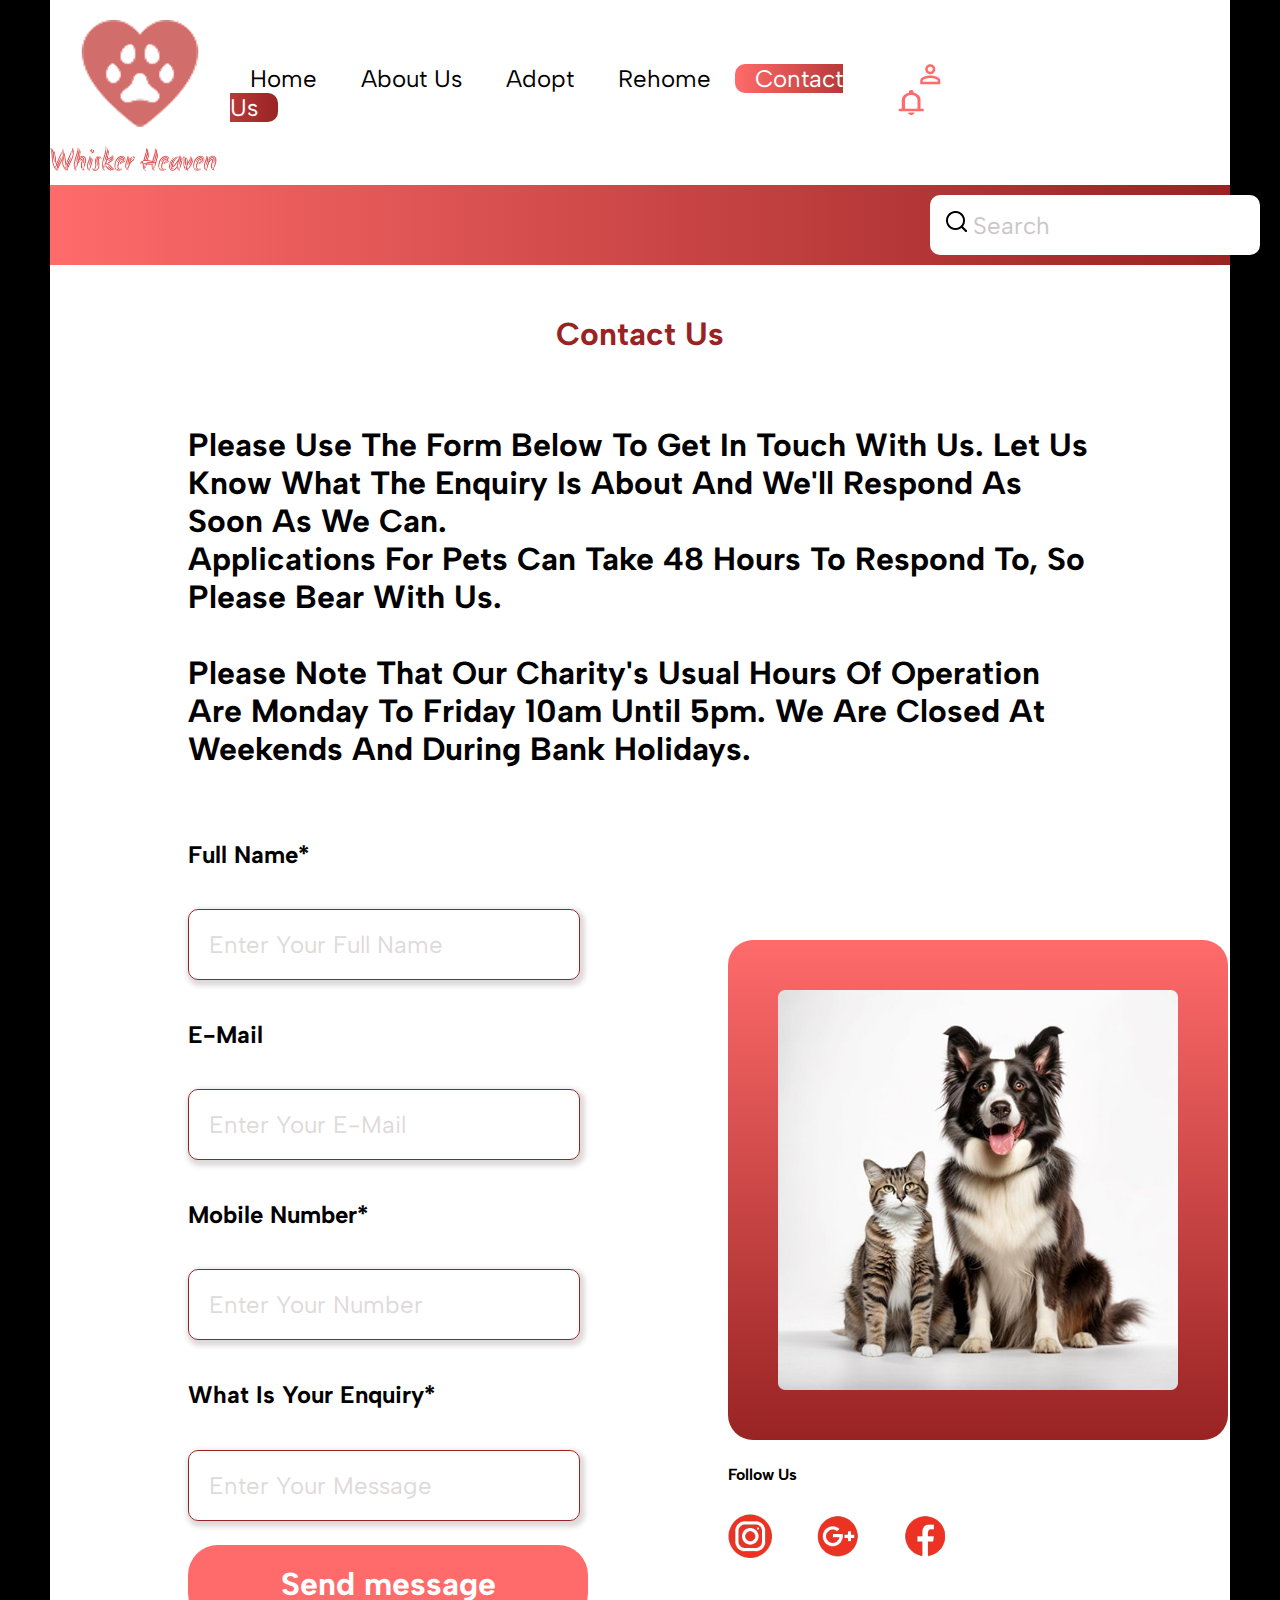
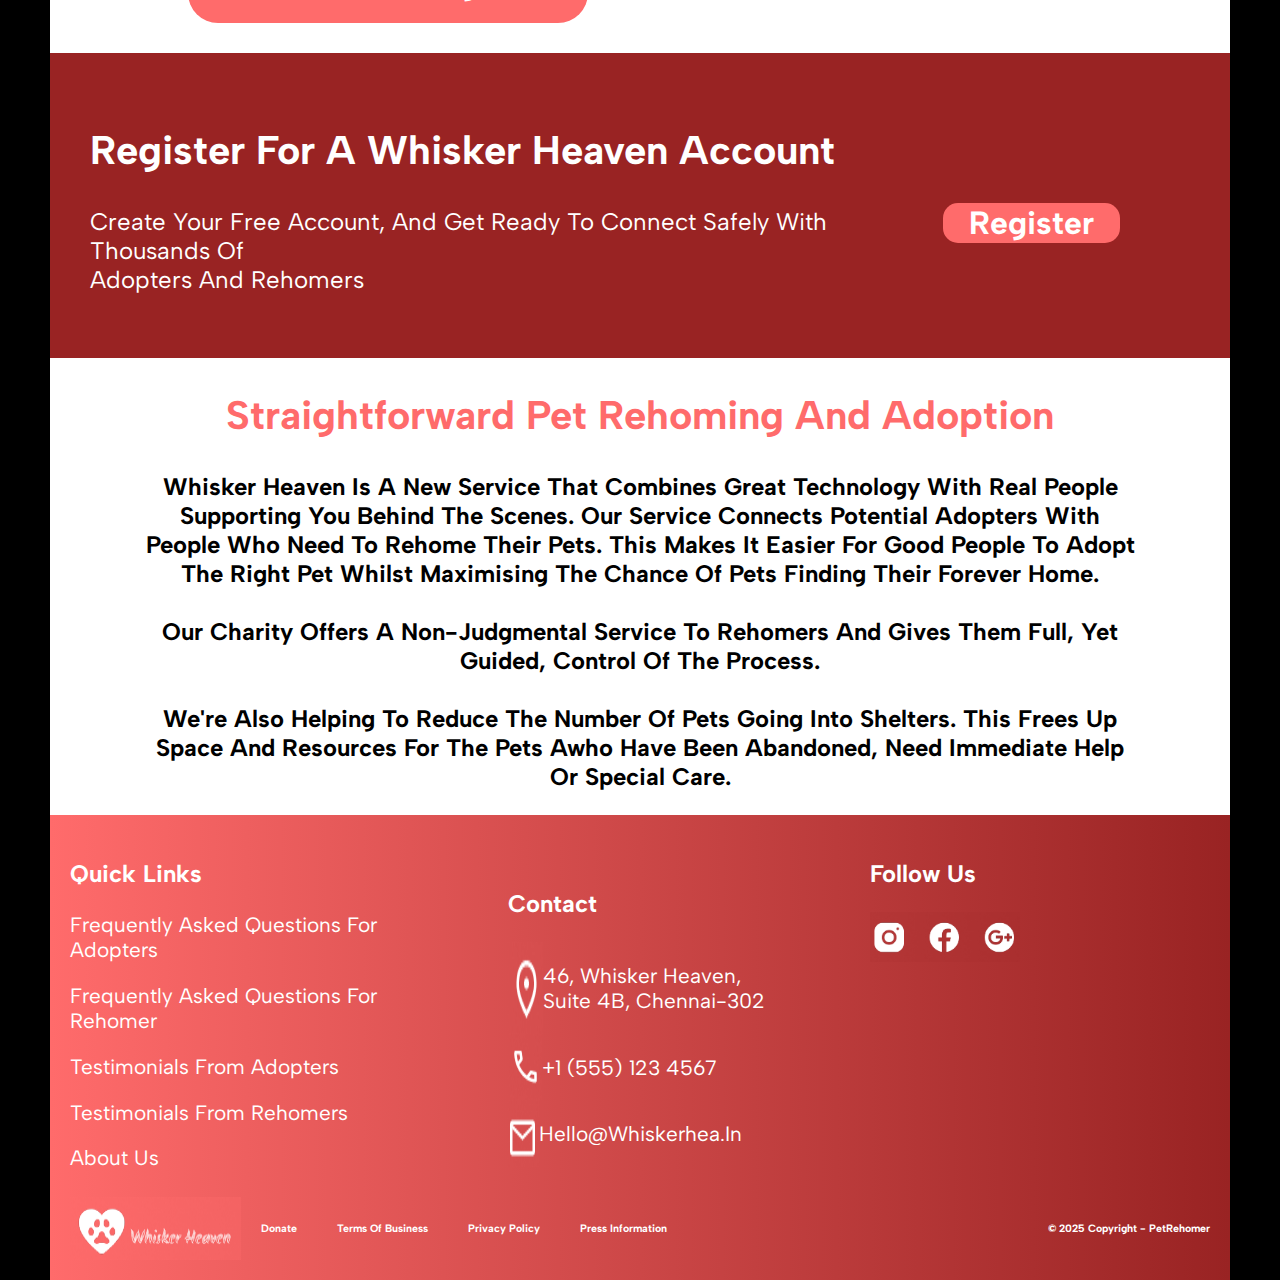
<file: contact.html>
<!DOCTYPE html>
<html lang="en">

<head>
    <meta charset="UTF-8">
    <meta name="viewport" content="width=device-width, initial-scale=1.0">
    <title>Layouts - Pet Adoption Website</title>
    <link href="https://fonts.googleapis.com/css2?family=Albert+Sans&display=swap" rel="stylesheet">
    <link rel="stylesheet" href="css/contact.css">
</head>

<body class="body" id="capital">

    <div class="header">
        <div class="head">
            <div class="logo">
                <img src="images/logo.png" alt="Logo image" width="180px">
            </div>
            <div class="nav-bar">
                <nav>
                    <a href="index.html">Home</a>
                    <a href="about.html">About Us</a>
                    <a href="adopt.html">Adopt</a>
                    <a href="rehome.html">Rehome</a>
                    <a href="contact.html" class="active">Contact Us</a>
                </nav>
            </div>
            <div class="contact-nav">
                <a href=""><img src="images/head-contact.png" alt="Contact icon"></a>
                <img src="images/bell icon.png" alt="bell icon">
            </div>
        </div>
        <div class="searchbar">
            <div class="search-container">
                <img src="images/search.png" alt="search">
                <span style="color: rgb(204, 198, 198); font-size: 1.5rem;">Search</span>
            </div>
        </div>
    </div>
    <div class="contact">
        <h1>contact us</h1><br>
        <h3>please use the form below to get in touch with us. let us know what the enquiry is
            about and we'll respond as soon as we can. <br>
            applications for pets can take 48 hours to respond to, so please bear with us. <br><br>
            please note that our charity's usual hours of operation are monday to friday 10am
            until 5pm. we are closed at weekends and during bank holidays.
        </h3>
        <div class="contact-container">
            <div class="contact-content">
                <div class="cards">
                    <h5>full name*</h5>
                    <p>enter your full name</p>
                </div>
                <div class="cards">
                    <h5>e-mail</h5>
                    <p>enter your e-mail</p>
                </div>
                <div class="cards">
                    <h5>mobile number*</h5>
                    <p>enter your number</p>
                </div>
                <div class="card1">
                    <h5>what is your enquiry*</h5>
                    <p>enter your message</p>
                </div>
                <div class="next">
                    <button>Send message</button>
                </div>
            </div>
            <div class="imagebox">
                <div class="contact-image">
                    <img src="images/contact image.png" alt="contact-image" width="400">
                </div>
                <div class="image-social">
                    <h4>follow us</h4>
                    <img src="images/socio.png" alt="socio">
                </div>
            </div>
        </div>
    </div>
    <div class="register">
        <div class="register-content">
            <h2>Register For A Whisker Heaven Account</h2>
            <p>Create Your Free Account, And Get Ready To Connect Safely With Thousands Of <br>
                Adopters And Rehomers</p>
        </div>
        <div class="register-page">
            <button><a href="register.html">Register</a></button>
        </div>
    </div>
    <div class="container-4" id="capital">
        <h2>straightforward pet rehoming and adoption </h2>
        <p> whisker heaven is a new service that combines great technology with real
            people supporting you behind the scenes. our service connects potential
            adopters with people who need to rehome their pets. this makes it easier
            for good people to adopt the right pet whilst maximising the chance of pets Finding
            their forever home. <br><br>
            our charity offers a non-judgmental service to rehomers and gives them full,
            yet guided, control of the process. <br><br>
            we're also helping to reduce the number of pets going into shelters. this frees up space and
            resources for the pets awho have been abandoned, need immediate help or special
            care.
        </p>
    </div>
    <footer>
        <div class="footer">
            <div class="links">
                <h3>Quick Links</h3>
                <p>Frequently Asked Questions For Adopters</p>
                <p>Frequently Asked questions For Rehomer</p>
                <p>Testimonials From Adopters</p>
                <p>Testimonials From Rehomers</p>
                <p>About Us</p>
            </div>
            <div class="contact">
                <h3>Contact</h3>
                <div class="flexx">
                    <img src="images/location.png" alt="location">
                    <p>46, Whisker Heaven, <br>Suite 4B, Chennai-302</p>
                </div>
                <div class="flexx">
                    <img src="images/phone.png" alt="phone">
                    <p> +1 (555) 123 4567</p>
                </div>
                <div class="flexx">
                    <img src="images/message.png" alt="message">
                    <p>Hello@Whiskerhea.In</p>
                </div>
            </div>
            <div class="follow">
                <h3>Follow Us</h3>
                <img src="images/social media.png" alt="social media" width="150px">
            </div>
        </div>
        <div class="footer-content">
            <div class="footer-logo">
                <img src="images/footer-logo.png" alt="footer-logo">
                <h6>Donate</h6>
                <h6>Terms Of Business</h6>
                <h6>Privacy Policy</h6>
                <h6>Press Information</h6>
            </div>
            <div class="copyright">
                <h6>© 2025 Copyright - PetRehomer </h6>
            </div>
        </div>
    </footer>
    <script>
        document.getElementById("capital").className = "body";
    </script>
</body>

</html>
</file>
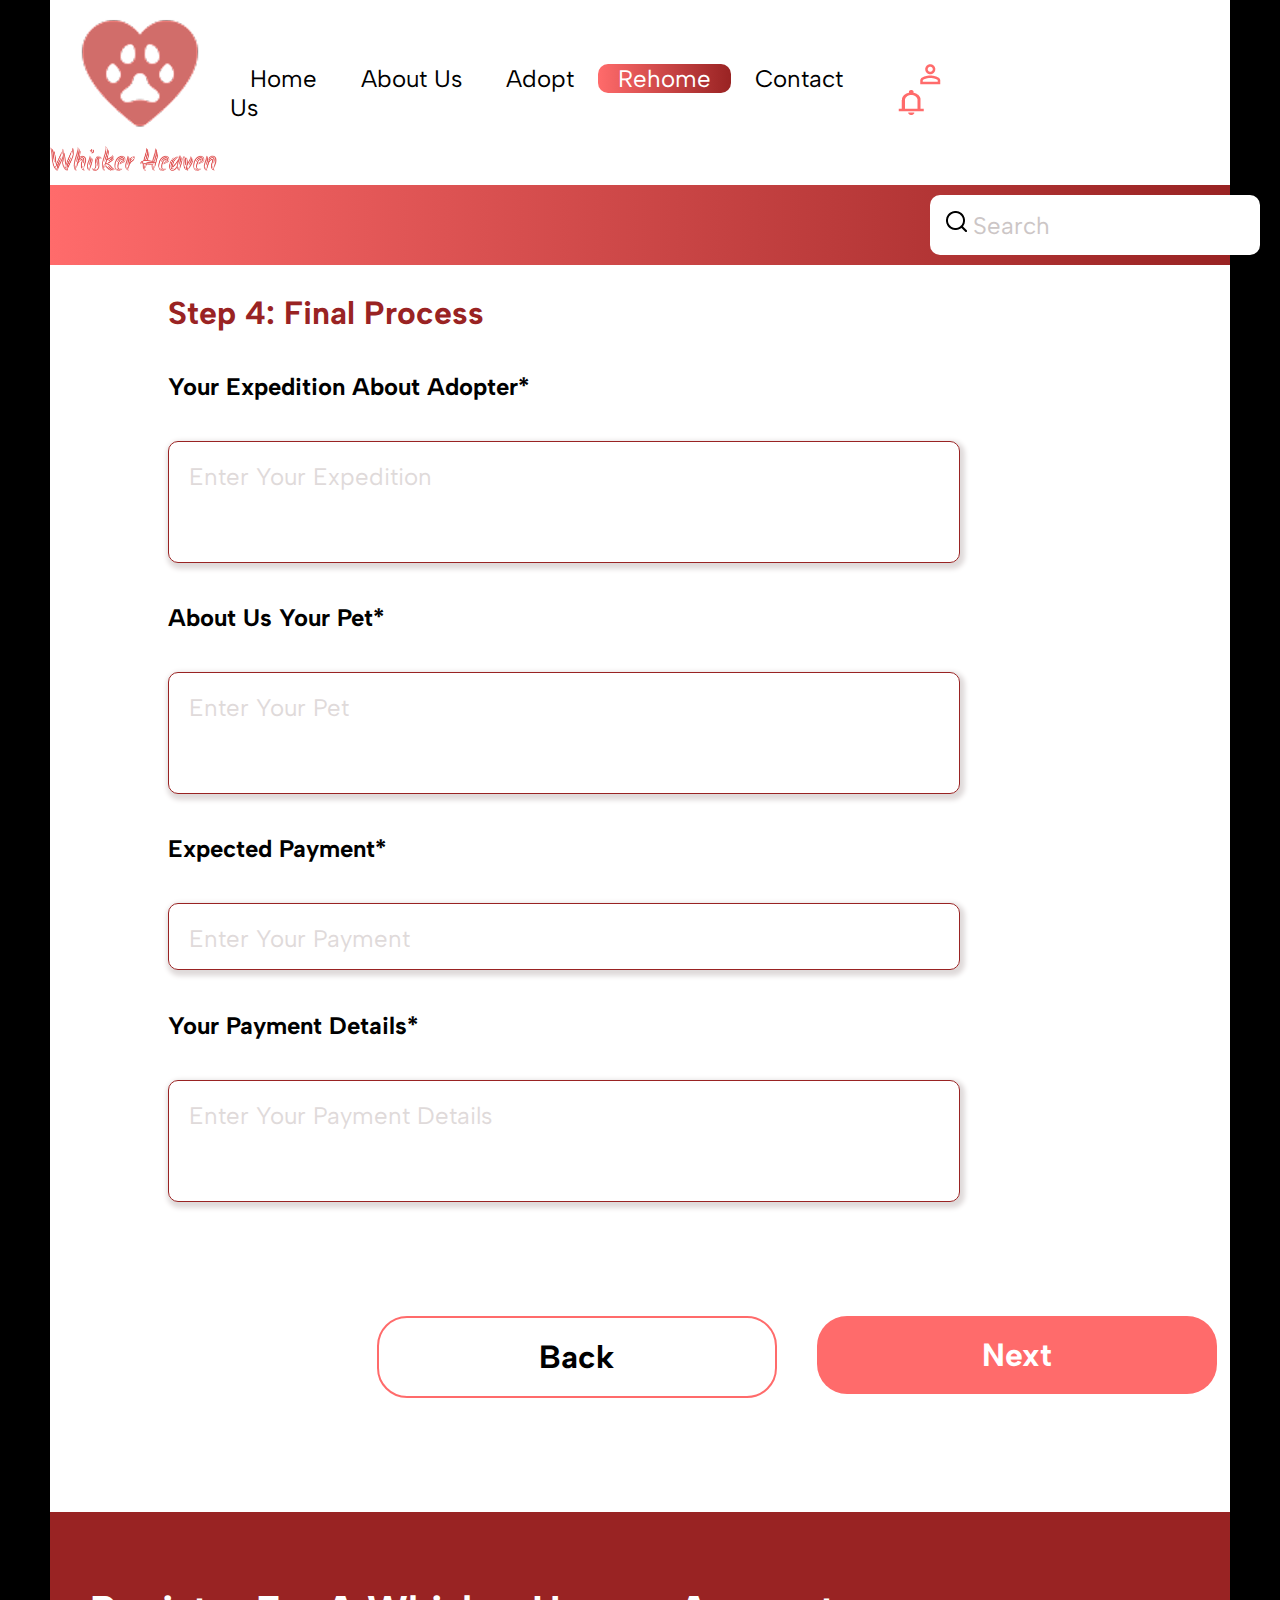
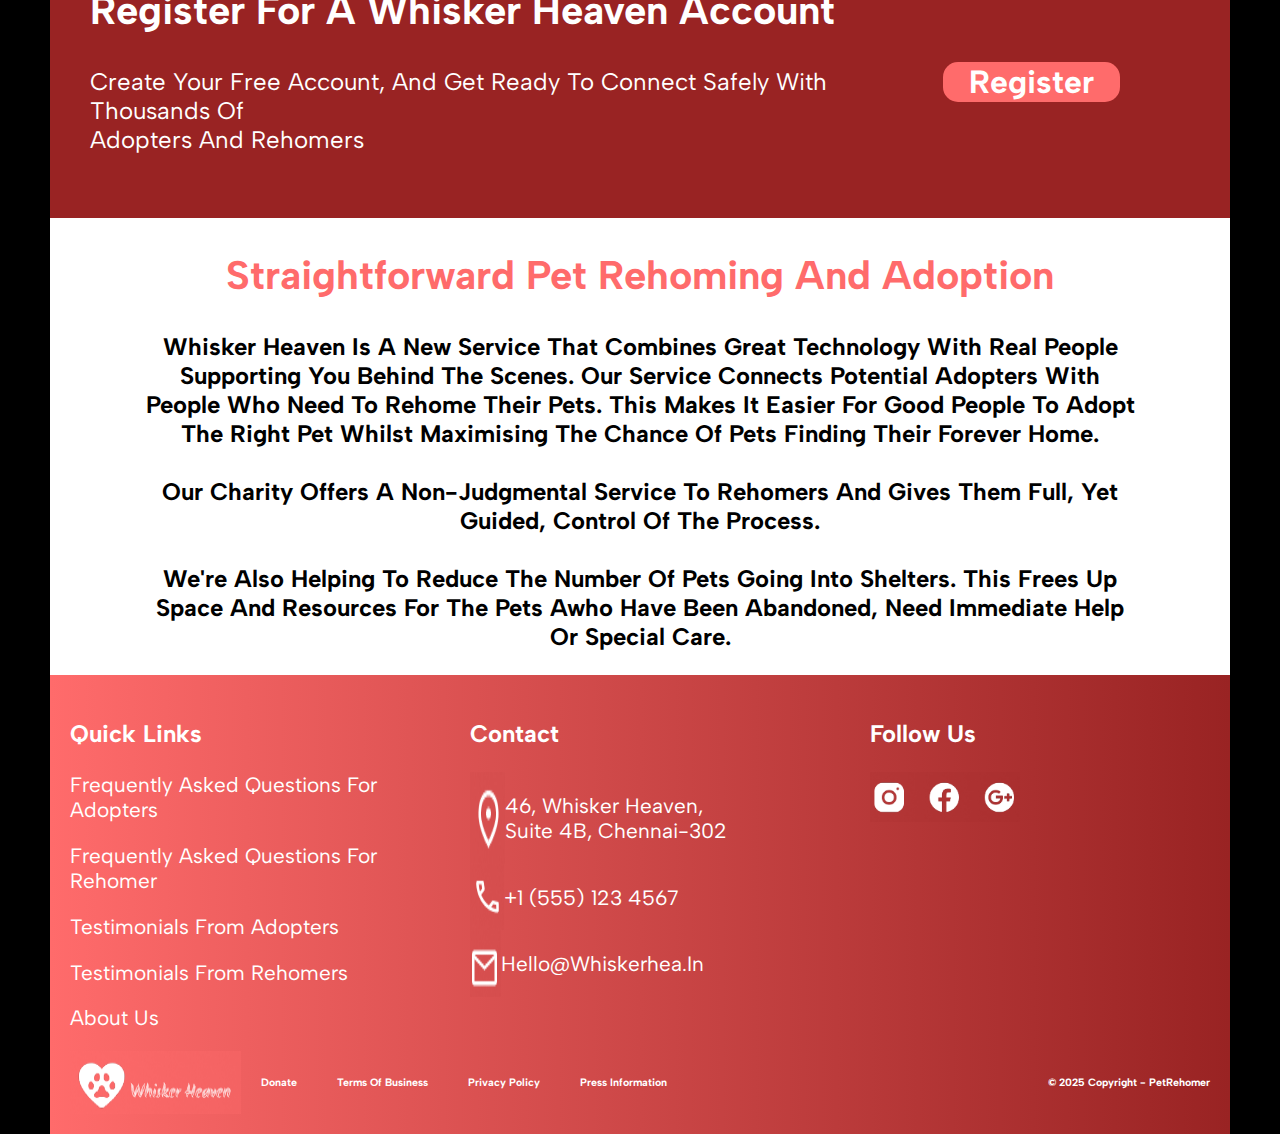
<file: finalprocess.html>
<!DOCTYPE html>
<html lang="en">

<head>
    <meta charset="UTF-8">
    <meta name="viewport" content="width=device-width, initial-scale=1.0">
    <title>Layouts - Pet Adoption Website</title>
    <link href="https://fonts.googleapis.com/css2?family=Albert+Sans&display=swap" rel="stylesheet">
    <link rel="stylesheet" href="css/finalprocess.css">
</head>

<body class="body" id="capital">

    <div class="header">
        <div class="head">
            <div class="logo">
                <img src="images/logo.png" alt="Logo image" width="180px">
            </div>
            <div class="nav-bar">
                <nav>
                    <a href="index.html">Home</a>
                    <a href="about.html">About Us</a>
                    <a href="adopt.html">Adopt</a>
                    <a href="rehome.html" class="active">Rehome</a>
                    <a href="contact.html">Contact Us</a>
                </nav>
            </div>
            <div class="contact-nav">
                <a href=""><img src="images/head-contact.png" alt="Contact icon"></a>
                <img src="images/bell icon.png" alt="bell icon">
            </div>
        </div>
        <div class="searchbar">
            <div class="search-container">
                <img src="images/search.png" alt="search">
                <span style="color: rgb(204, 198, 198); font-size: 1.5rem;">Search</span>
            </div>
        </div>
    </div>
    <div class="final">
        <h1>step 4: final process</h1>
        <div>
            <h5>your expedition about adopter*</h5>
            <p>enter your expedition</p>
        </div>
        <div>
            <h5>about us your pet*</h5>
            <p>enter your pet</p>
        </div>
        <div class="para">
            <h5>expected payment*</h5>
            <p>enter your payment</p>
        </div>
        <div>
            <h5>your payment details*</h5>
            <p>enter your payment details</p>
        </div>
        <div class="button">
            <div class="back">
                <button><a href="petdetails.html">Back</a></button>
            </div>
            <div class="next">
                <button><a href="rehome2.html">Next</a></button>
            </div>
        </div>
    </div>
    <div class="register">
        <div class="register-content">
            <h2>Register For A Whisker Heaven Account</h2>
            <p>Create Your Free Account, And Get Ready To Connect Safely With Thousands Of <br>
                Adopters And Rehomers</p>
        </div>
        <div class="register-page">
            <button><a href="">Register</a></button>
        </div>
    </div>
    <div class="container-4" id="capital">
        <h2>straightforward pet rehoming and adoption </h2>
        <p> whisker heaven is a new service that combines great technology with real
            people supporting you behind the scenes. our service connects potential
            adopters with people who need to rehome their pets. this makes it easier
            for good people to adopt the right pet whilst maximising the chance of pets Finding
            their forever home. <br><br>
            our charity offers a non-judgmental service to rehomers and gives them full,
            yet guided, control of the process. <br><br>
            we're also helping to reduce the number of pets going into shelters. this frees up space and
            resources for the pets awho have been abandoned, need immediate help or special
            care.
        </p>
    </div>
    <footer>
        <div class="footer">
            <div class="links">
                <h3>Quick Links</h3>
                <p>Frequently Asked Questions For Adopters</p>
                <p>Frequently Asked questions For Rehomer</p>
                <p>Testimonials From Adopters</p>
                <p>Testimonials From Rehomers</p>
                <p>About Us</p>
            </div>
            <div class="contact">
                <h3>Contact</h3>
                <div class="flexx">
                    <img src="images/location.png" alt="location">
                    <p>46, Whisker Heaven, <br>Suite 4B, Chennai-302</p>
                </div>
                <div class="flexx">
                    <img src="images/phone.png" alt="phone">
                    <p> +1 (555) 123 4567</p>
                </div>
                <div class="flexx">
                    <img src="images/message.png" alt="message">
                    <p>Hello@Whiskerhea.In</p>
                </div>
            </div>
            <div class="follow">
                <h3>Follow Us</h3>
                <img src="images/social media.png" alt="social media" width="150px">
            </div>
        </div>
        <div class="footer-content">
            <div class="footer-logo">
                <img src="images/footer-logo.png" alt="footer-logo">
                <h6>Donate</h6>
                <h6>Terms Of Business</h6>
                <h6>Privacy Policy</h6>
                <h6>Press Information</h6>
            </div>
            <div class="copyright">
                <h6>© 2025 Copyright - PetRehomer </h6>
            </div>
        </div>
    </footer>
    <script>
        document.getElementById("capital").className = "body";
    </script>
</body>

</html>
</file>
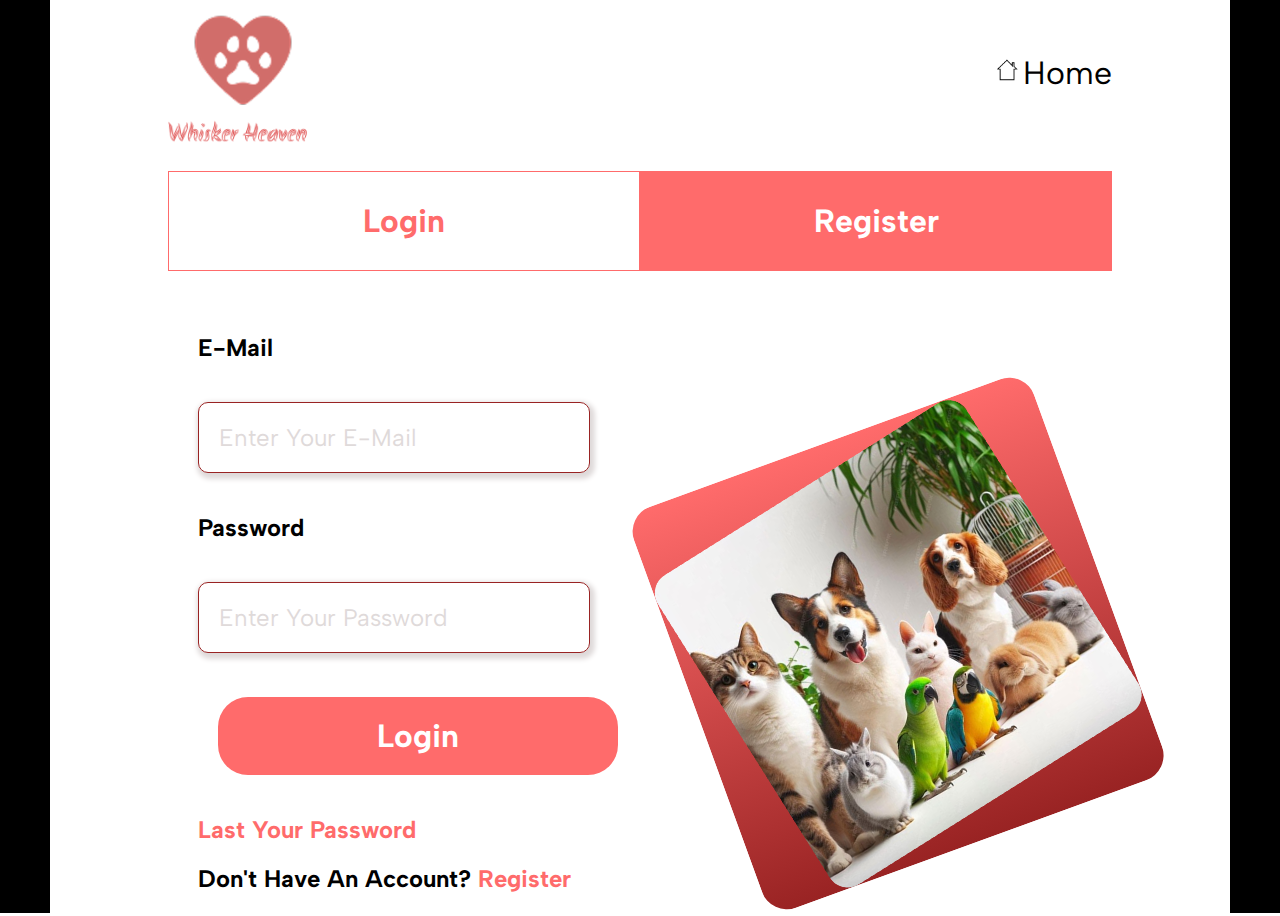
<file: login.html>
<!DOCTYPE html>
<html lang="en">

<head>
    <meta charset="UTF-8">
    <meta name="viewport" content="width=device-width, initial-scale=1.0">
    <title>Layouts - Pet Adoption Website</title>
    <link href="https://fonts.googleapis.com/css2?family=Albert+Sans&display=swap" rel="stylesheet">
    <link rel="stylesheet" href="css/register.css">
</head>

<body class="body" id="capital">
    <div class="header">
        <img src="images/logo.png" alt="logo" width="150">
        <h5><img src="images/home-regis.png" alt="home" width="30"><a href="index.html">home</a> </h5>
    </div>
    <div class="body-content">
        <div class="login-head">
            <div class="login">
                <h1><a href="login.html">login</a></h1>
            </div>
            <div class="register">
                <h1>register</h1>
            </div>
        </div>
        <div class="container">
            <div class="card-2 card">
                <div>
                    <h5>e-mail</h5>
                    <p>enter your e-mail</p>
                    <h5>password</h5>
                    <p>enter your password</p>
                </div>
                <button>Login</button>
                <h2><span style="color: #FF6B6B;">last your password</span></h2>
                <h2>don't have an account? <span style="color: #FF6B6B;">register</span></h2>
            </div>
            <div class="card-1 card">
                <img src="images/login image.png" alt="login image" width="400">
            </div>
        </div>
    </div>
    <script>
        document.getElementById("capital").className = "body";
    </script>
</body>

</html>
</file>
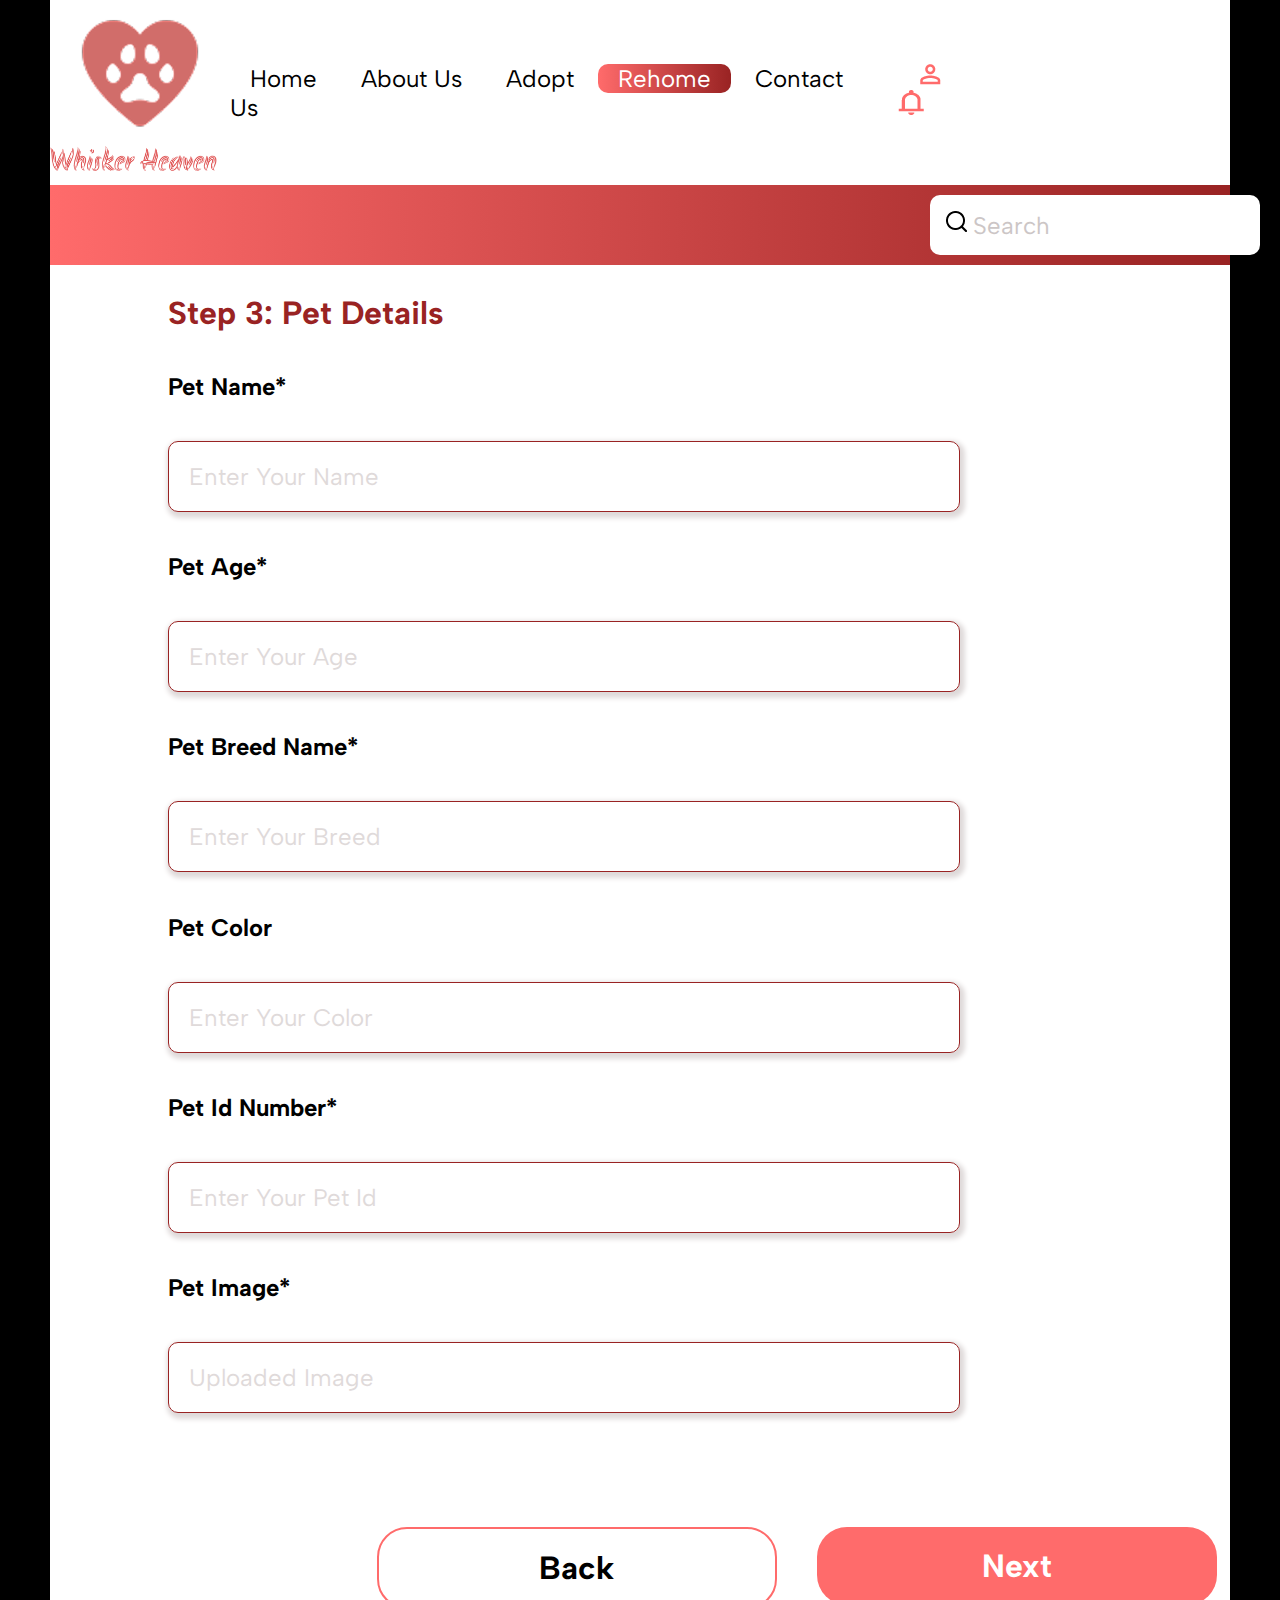
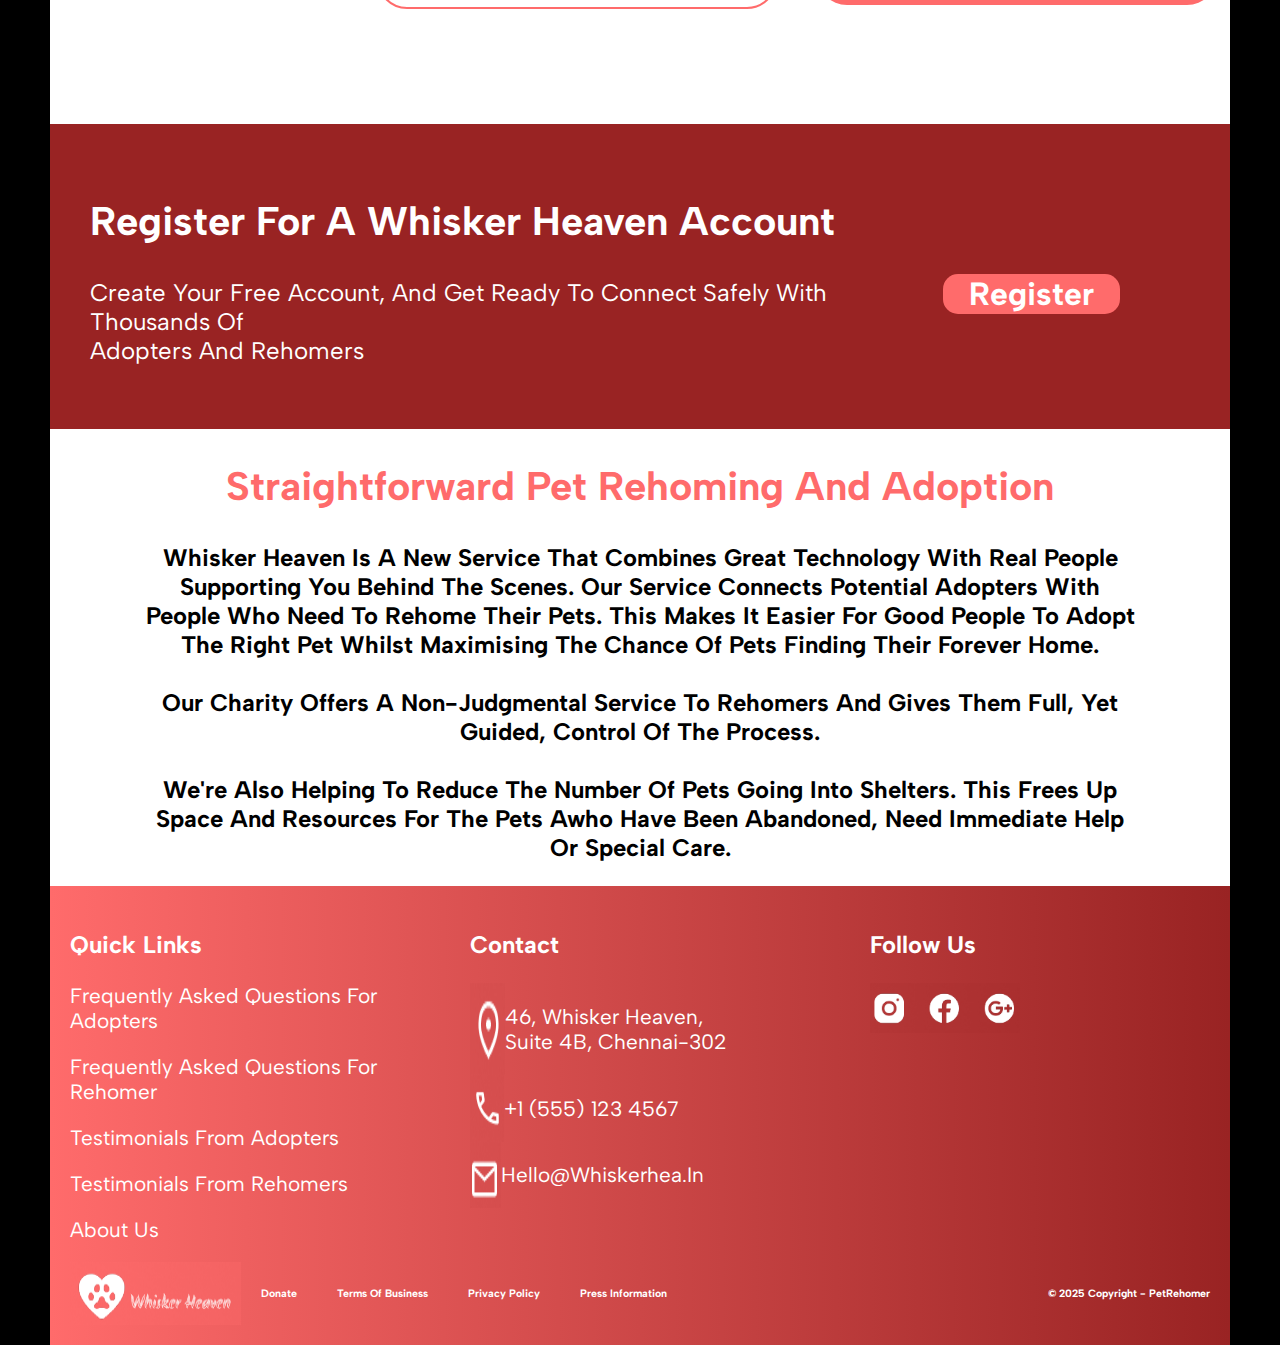
<file: petdetails.html>
<!DOCTYPE html>
<html lang="en">

<head>
    <meta charset="UTF-8">
    <meta name="viewport" content="width=device-width, initial-scale=1.0">
    <title>Layouts - Pet Adoption Website</title>
    <link href="https://fonts.googleapis.com/css2?family=Albert+Sans&display=swap" rel="stylesheet">
    <link rel="stylesheet" href="css/petdetails.css">
</head>

<body class="body" id="capital">

    <div class="header">
        <div class="head">
            <div class="logo">
                <img src="images/logo.png" alt="Logo image" width="180px">
            </div>
            <div class="nav-bar">
                <nav>
                    <a href="index.html">Home</a>
                    <a href="about.html">About Us</a>
                    <a href="adopt.html">Adopt</a>
                    <a href="rehome.html" class="active">Rehome</a>
                    <a href="contact.html">Contact Us</a>
                </nav>
            </div>
            <div class="contact-nav">
                <a href=""><img src="images/head-contact.png" alt="Contact icon"></a>
                <img src="images/bell icon.png" alt="bell icon">
            </div>
        </div>
        <div class="searchbar">
            <div class="search-container">
                <img src="images/search.png" alt="search">
                <span style="color: rgb(204, 198, 198); font-size: 1.5rem;">Search</span>
            </div>
        </div>
    </div>
    <div class="petdetail">
        <h1>step 3: pet details</h1>
        <div>
            <h5>pet name*</h5>
            <p>enter your name</p>
        </div>
        <div>
            <h5>pet age*</h5>
            <p>enter your age</p>
        </div>
        <div>
            <h5>pet breed name*</h5>
            <p>enter your breed</p>
        </div>
        <div>
            <h5>pet color</h5>
            <p>enter your color</p>
        </div>
        <div>
            <h5>pet id number*</h5>
            <p>enter your pet id</p>
        </div>
        <div>
            <h5>pet image*</h5>
            <p>uploaded image</p>
        </div>
        <div class="button">
            <div class="back">
                <button><a href="registration.html">Back</a></button>
            </div>
            <div class="next">
                <button><a href="finalprocess.html">Next</a></button>
            </div>
        </div>
    </div>
    <div class="register">
        <div class="register-content">
            <h2>Register For A Whisker Heaven Account</h2>
            <p>Create Your Free Account, And Get Ready To Connect Safely With Thousands Of <br>
                Adopters And Rehomers</p>
        </div>
        <div class="register-page">
            <button><a href="">Register</a></button>
        </div>
    </div>
    <div class="container-4" id="capital">
        <h2>straightforward pet rehoming and adoption </h2>
        <p> whisker heaven is a new service that combines great technology with real
            people supporting you behind the scenes. our service connects potential
            adopters with people who need to rehome their pets. this makes it easier
            for good people to adopt the right pet whilst maximising the chance of pets Finding
            their forever home. <br><br>
            our charity offers a non-judgmental service to rehomers and gives them full,
            yet guided, control of the process. <br><br>
            we're also helping to reduce the number of pets going into shelters. this frees up space and
            resources for the pets awho have been abandoned, need immediate help or special
            care.
        </p>
    </div>
    <footer>
        <div class="footer">
            <div class="links">
                <h3>Quick Links</h3>
                <p>Frequently Asked Questions For Adopters</p>
                <p>Frequently Asked questions For Rehomer</p>
                <p>Testimonials From Adopters</p>
                <p>Testimonials From Rehomers</p>
                <p>About Us</p>
            </div>
            <div class="contact">
                <h3>Contact</h3>
                <div class="flexx">
                    <img src="images/location.png" alt="location">
                    <p>46, Whisker Heaven, <br>Suite 4B, Chennai-302</p>
                </div>
                <div class="flexx">
                    <img src="images/phone.png" alt="phone">
                    <p> +1 (555) 123 4567</p>
                </div>
                <div class="flexx">
                    <img src="images/message.png" alt="message">
                    <p>Hello@Whiskerhea.In</p>
                </div>
            </div>
            <div class="follow">
                <h3>Follow Us</h3>
                <img src="images/social media.png" alt="social media" width="150px">
            </div>
        </div>
        <div class="footer-content">
            <div class="footer-logo">
                <img src="images/footer-logo.png" alt="footer-logo">
                <h6>Donate</h6>
                <h6>Terms Of Business</h6>
                <h6>Privacy Policy</h6>
                <h6>Press Information</h6>
            </div>
            <div class="copyright">
                <h6>© 2025 Copyright - PetRehomer </h6>
            </div>
        </div>
    </footer>
    <script>
        document.getElementById("capital").className = "body";
    </script>
</body>

</html>
</file>
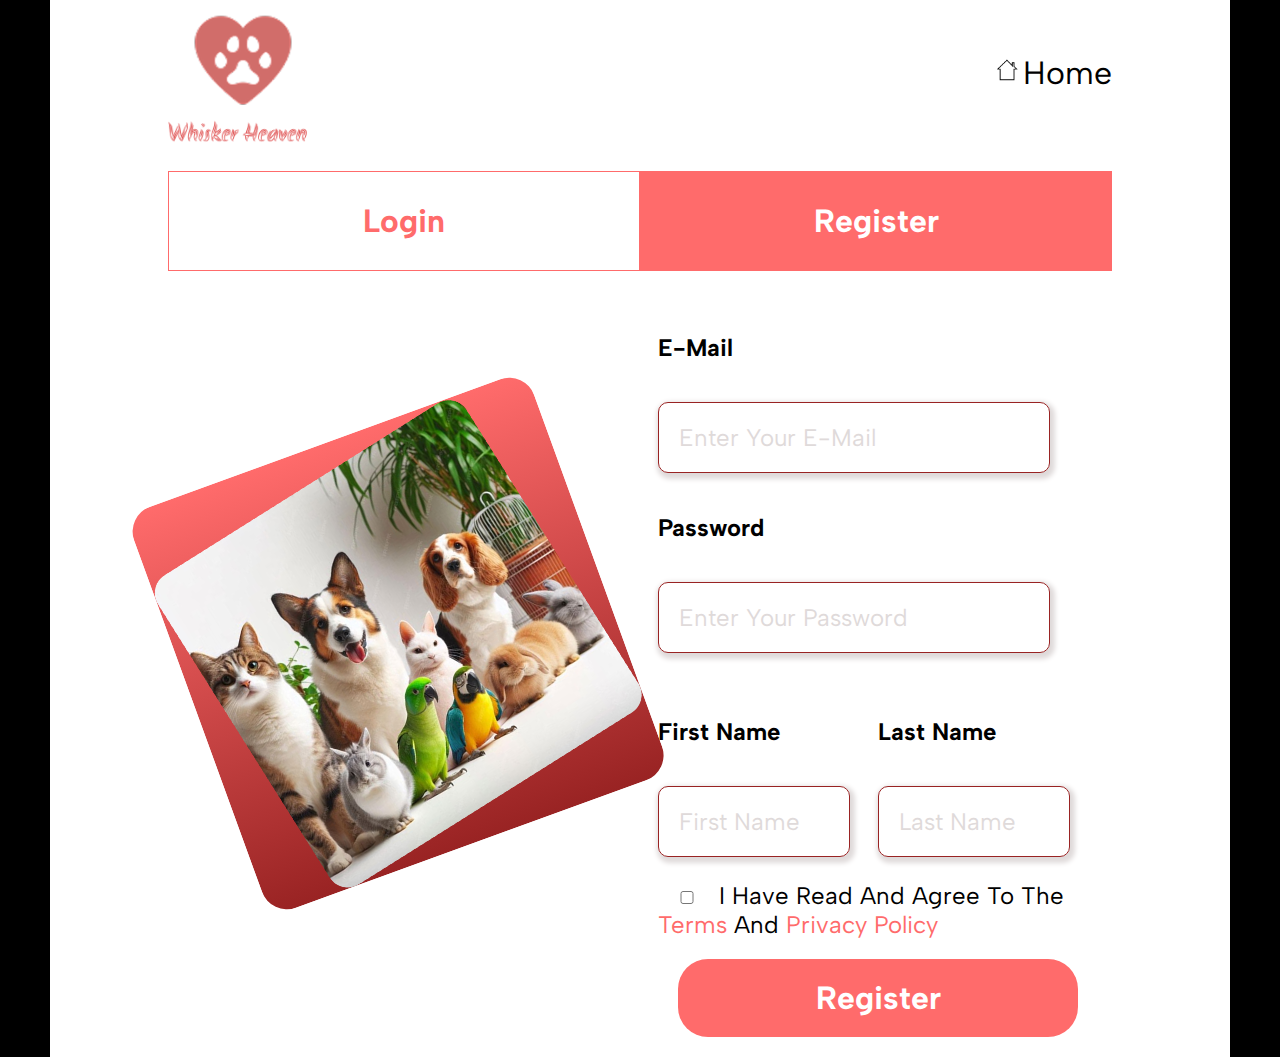
<file: register.html>
<!DOCTYPE html>
<html lang="en">

<head>
    <meta charset="UTF-8">
    <meta name="viewport" content="width=device-width, initial-scale=1.0">
    <title>Layouts - Pet Adoption Website</title>
    <link href="https://fonts.googleapis.com/css2?family=Albert+Sans&display=swap" rel="stylesheet">
    <link rel="stylesheet" href="css/register.css">
</head>

<body class="body" id="capital">
    <div class="header">
        <img src="images/logo.png" alt="logo" width="150">
        <h5><img src="images/home-regis.png" alt="home" width="30"><a href="index.html">home</a> </h5>
    </div>
    <div class="body-content">
        <div class="login-head">
            <div class="login">
                <h1><a href="login.html">login</a></h1>
            </div>
            <div class="register">
                <h1>register</h1>
            </div>
        </div>
        <div class="container">
            <div class="card-1 card">
                <img src="images/login image.png" alt="login image" width="400">
            </div>
            <div class="card-2 card">
                <div>
                    <h5>e-mail</h5>
                    <p>enter your e-mail</p>
                    <h5>password</h5>
                    <p>enter your password</p>
                </div>
                <div class="double-cards">
                    <div>
                        <h5>first name</h5>
                        <p>first name</p>
                    </div>
                    <div>
                        <h5>last name</h5>
                        <p>last name</p>
                    </div>
                </div>
                <input type="checkbox" id="checks">
                <label for="checks"> i have read and agree to the <span style="color: #FF6B6B;">terms</span> and
                    <span style="color: #FF6B6B;">privacy policy</span></label><br>
                <button>Register</button>
            </div>
        </div>
    </div>
    <script>
        document.getElementById("capital").className = "body";
    </script>
</body>

</html>
</file>
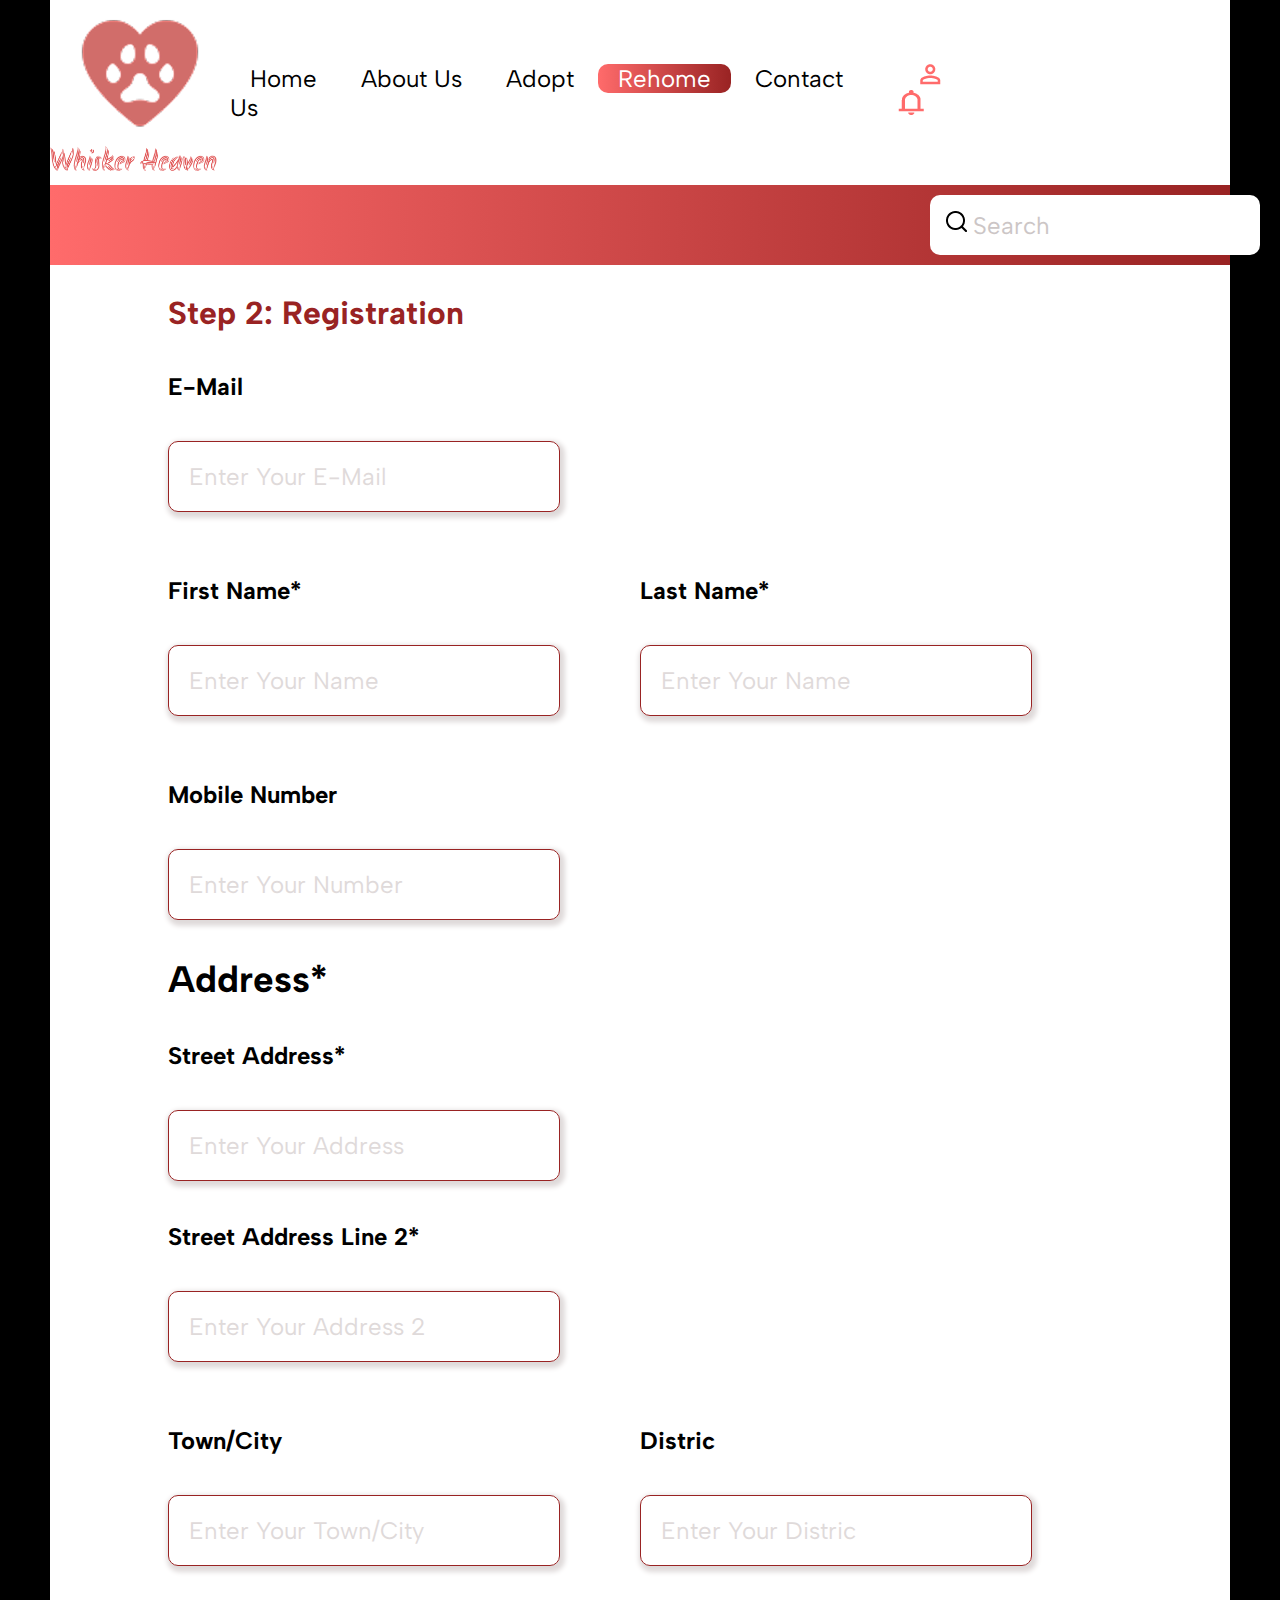
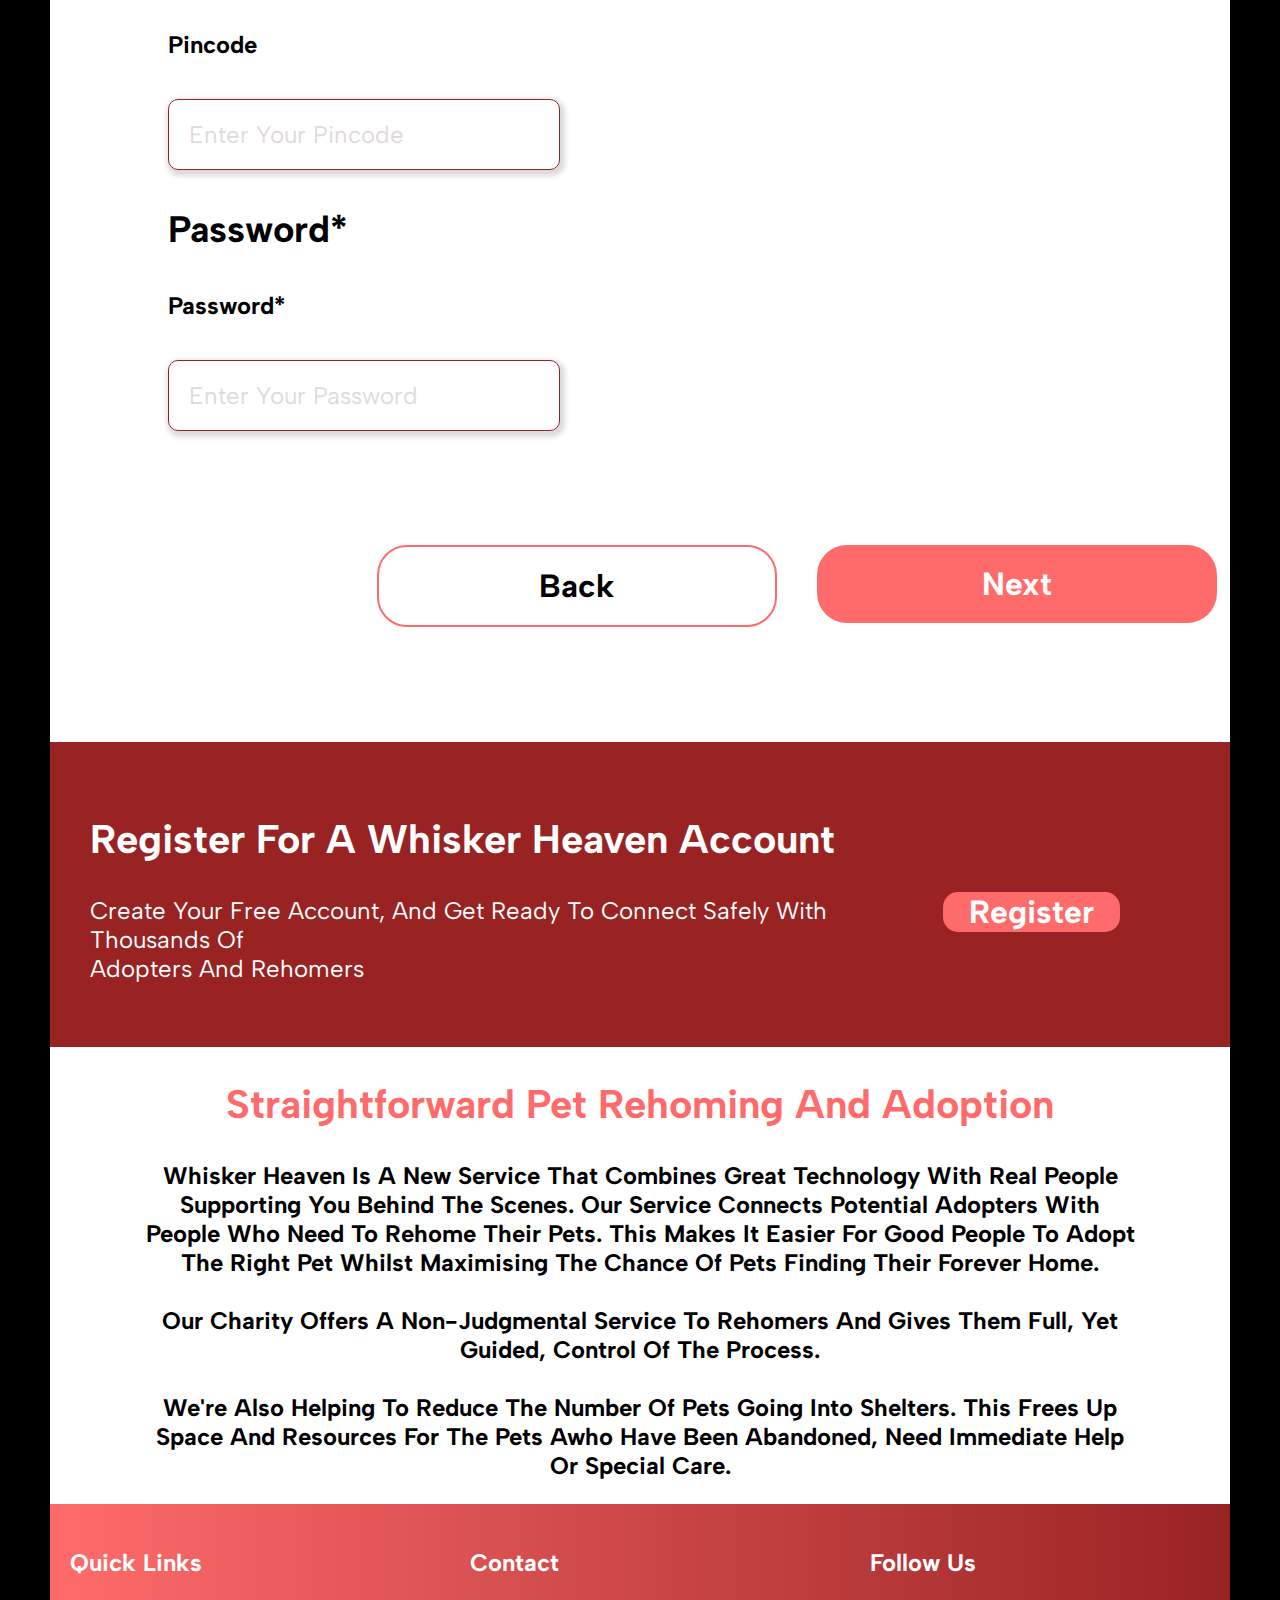
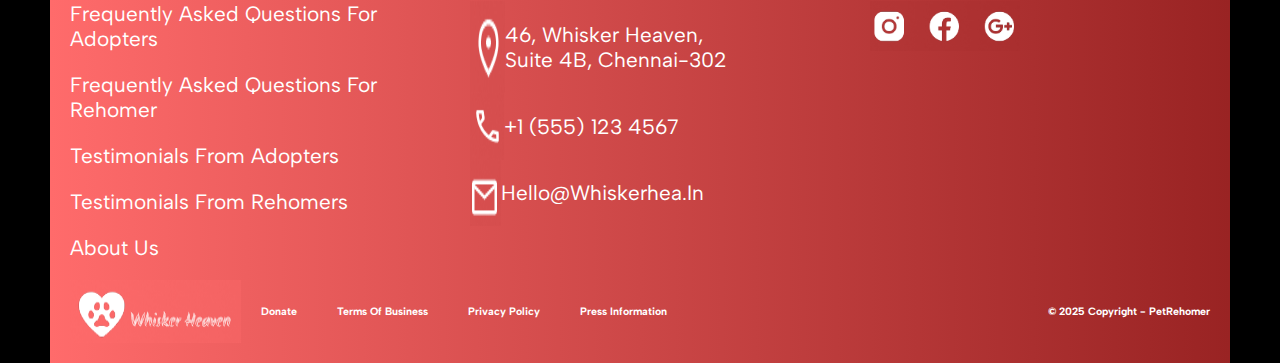
<file: registration.html>
<!DOCTYPE html>
<html lang="en">

<head>
    <meta charset="UTF-8">
    <meta name="viewport" content="width=device-width, initial-scale=1.0">
    <title>Layouts - Pet Adoption Website</title>
    <link href="https://fonts.googleapis.com/css2?family=Albert+Sans&display=swap" rel="stylesheet">
    <link rel="stylesheet" href="css/registration.css">
</head>

<body class="body" id="capital">

    <div class="header">
        <div class="head">
            <div class="logo">
                <img src="images/logo.png" alt="Logo image" width="180px">
            </div>
            <div class="nav-bar">
                <nav>
                    <a href="index.html">Home</a>
                    <a href="about.html">About Us</a>
                    <a href="adopt.html">Adopt</a>
                    <a href="rehome.html" class="active">Rehome</a>
                    <a href="contact.html">Contact Us</a>
                </nav>
            </div>
            <div class="contact-nav">
                <a href=""><img src="images/head-contact.png" alt="Contact icon"></a>
                <img src="images/bell icon.png" alt="bell icon">
            </div>
        </div>
        <div class="searchbar">
            <div class="search-container">
                <img src="images/search.png" alt="search">
                <span style="color: rgb(204, 198, 198); font-size: 1.5rem;">Search</span>
            </div>
        </div>
    </div>
    <div class="registration">
        <h1>Step 2: registration</h1>
        <div class="cards">
            <h5>e-mail</h5>
            <p>enter your e-mail</p>
        </div>
        <div class="double-cards">
            <div>
                <h5>first name*</h5>
                <p>enter your name</p>
            </div>
            <div>
                <h5>last name*</h5>
                <p>enter your name</p>
            </div>
        </div>
        <div class="cards">
            <h5>mobile number</h5>
            <p>enter your number</p>
        </div>
        <h3>address*</h3>
        <div class="cards">
            <h5>street address*</h5>
            <p>enter your address</p>
        </div>
        <div class="cards">
            <h5>street address line 2*</h5>
            <p>enter your address 2</p>
        </div>
        <div class="double-cards">
            <div>
                <h5>town/city</h5>
                <p>enter your town/city</p>
            </div>
            <div>
                <h5>distric</h5>
                <p>enter your distric</p>
            </div>
        </div>
        <div class="cards">
            <h5>pincode</h5>
            <p>enter your pincode</p>
        </div>
        <h3>password*</h3>
        <div class="cards">
            <h5>password*</h5>
            <p>enter your password</p>
        </div>
        <div class="button">
            <div class="back">
                <button><a href="rehome.html">Back</a></button>
            </div>
            <div class="next">
                <button><a href="petdetails.html">Next</a></button>
            </div>
        </div>
    </div>
    <div class="register">
        <div class="register-content">
            <h2>Register For A Whisker Heaven Account</h2>
            <p>Create Your Free Account, And Get Ready To Connect Safely With Thousands Of <br>
                Adopters And Rehomers</p>
        </div>
        <div class="register-page">
            <button><a href="">Register</a></button>
        </div>
    </div>
    <div class="container-4" id="capital">
        <h2>straightforward pet rehoming and adoption </h2>
        <p> whisker heaven is a new service that combines great technology with real
            people supporting you behind the scenes. our service connects potential
            adopters with people who need to rehome their pets. this makes it easier
            for good people to adopt the right pet whilst maximising the chance of pets Finding
            their forever home. <br><br>
            our charity offers a non-judgmental service to rehomers and gives them full,
            yet guided, control of the process. <br><br>
            we're also helping to reduce the number of pets going into shelters. this frees up space and
            resources for the pets awho have been abandoned, need immediate help or special
            care.
        </p>
    </div>
    <footer>
        <div class="footer">
            <div class="links">
                <h3>Quick Links</h3>
                <p>Frequently Asked Questions For Adopters</p>
                <p>Frequently Asked questions For Rehomer</p>
                <p>Testimonials From Adopters</p>
                <p>Testimonials From Rehomers</p>
                <p>About Us</p>
            </div>
            <div class="contact">
                <h3>Contact</h3>
                <div class="flexx">
                    <img src="images/location.png" alt="location">
                    <p>46, Whisker Heaven, <br>Suite 4B, Chennai-302</p>
                </div>
                <div class="flexx">
                    <img src="images/phone.png" alt="phone">
                    <p> +1 (555) 123 4567</p>
                </div>
                <div class="flexx">
                    <img src="images/message.png" alt="message">
                    <p>Hello@Whiskerhea.In</p>
                </div>
            </div>
            <div class="follow">
                <h3>Follow Us</h3>
                <img src="images/social media.png" alt="social media" width="150px">
            </div>
        </div>
        <div class="footer-content">
            <div class="footer-logo">
                <img src="images/footer-logo.png" alt="footer-logo">
                <h6>Donate</h6>
                <h6>Terms Of Business</h6>
                <h6>Privacy Policy</h6>
                <h6>Press Information</h6>
            </div>
            <div class="copyright">
                <h6>© 2025 Copyright - PetRehomer </h6>
            </div>
        </div>
    </footer>
    <script>
        document.getElementById("capital").className = "body";
    </script>
</body>

</html>
</file>
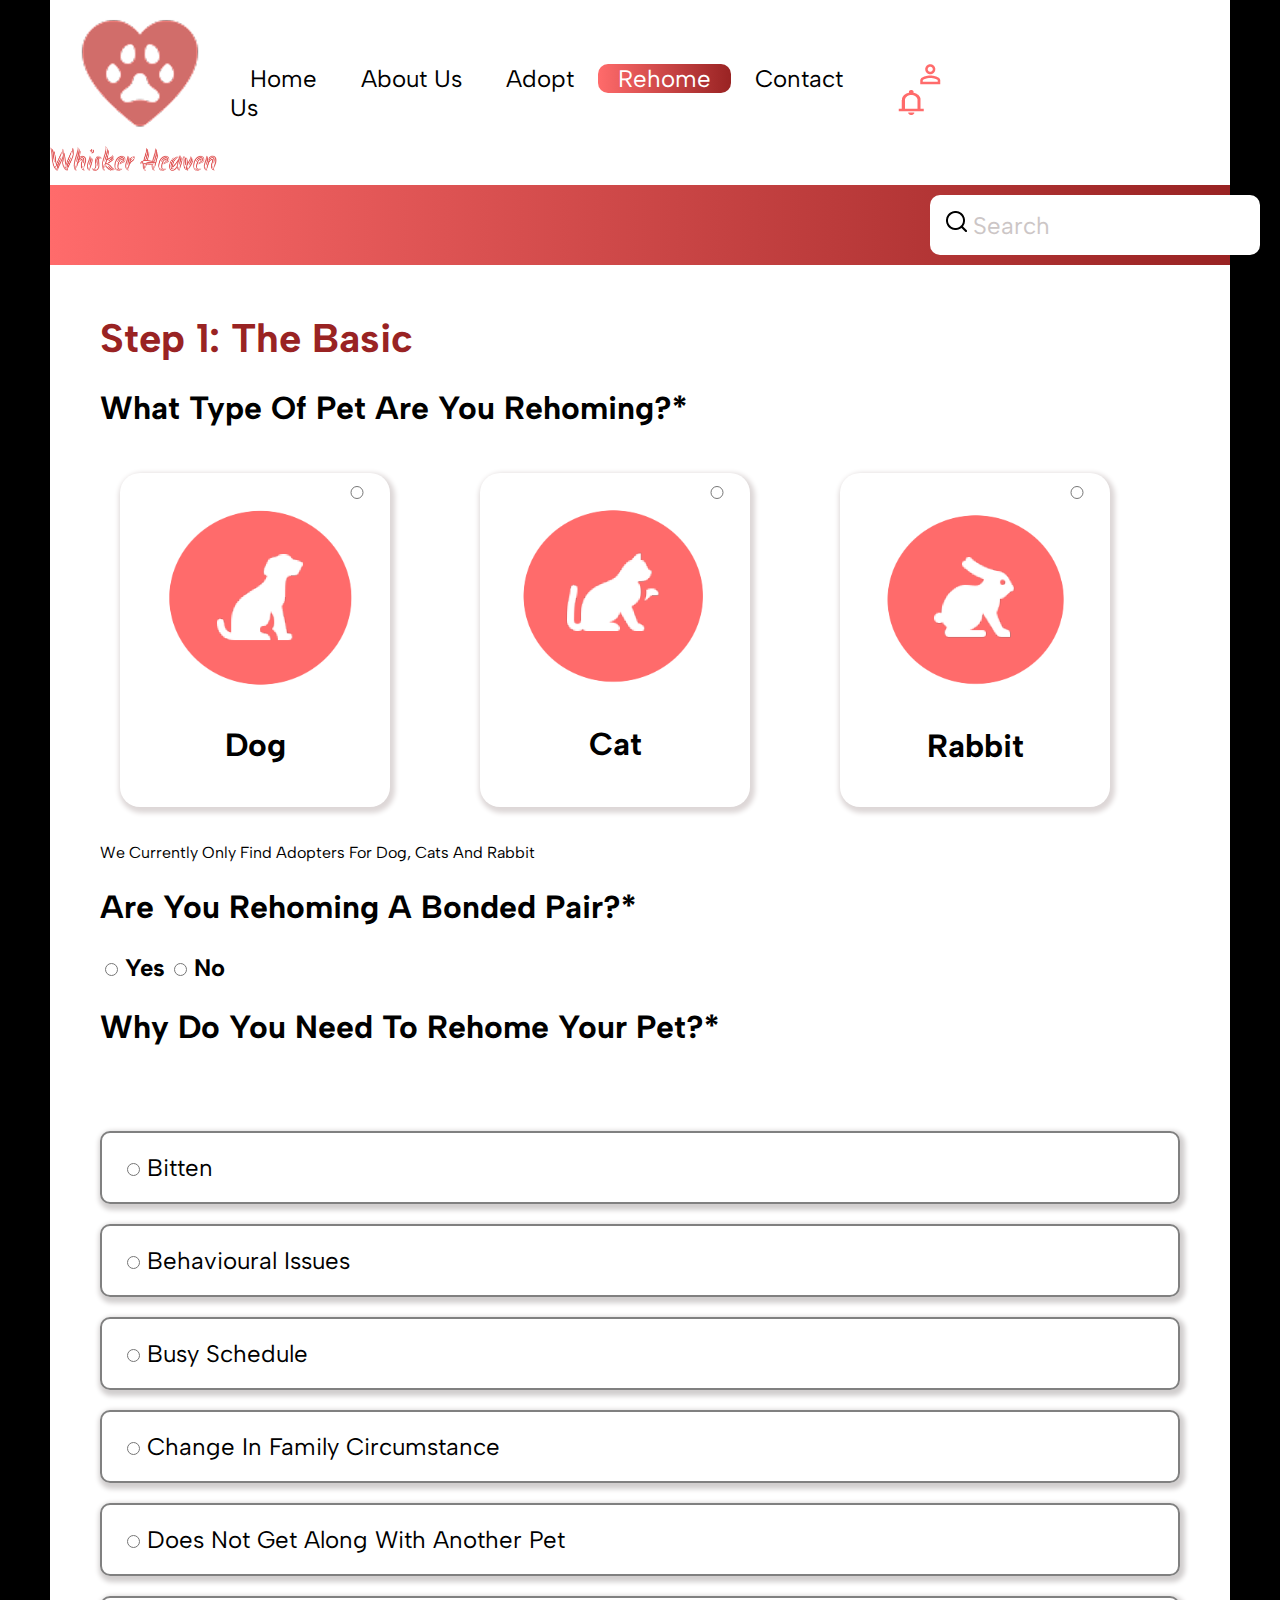
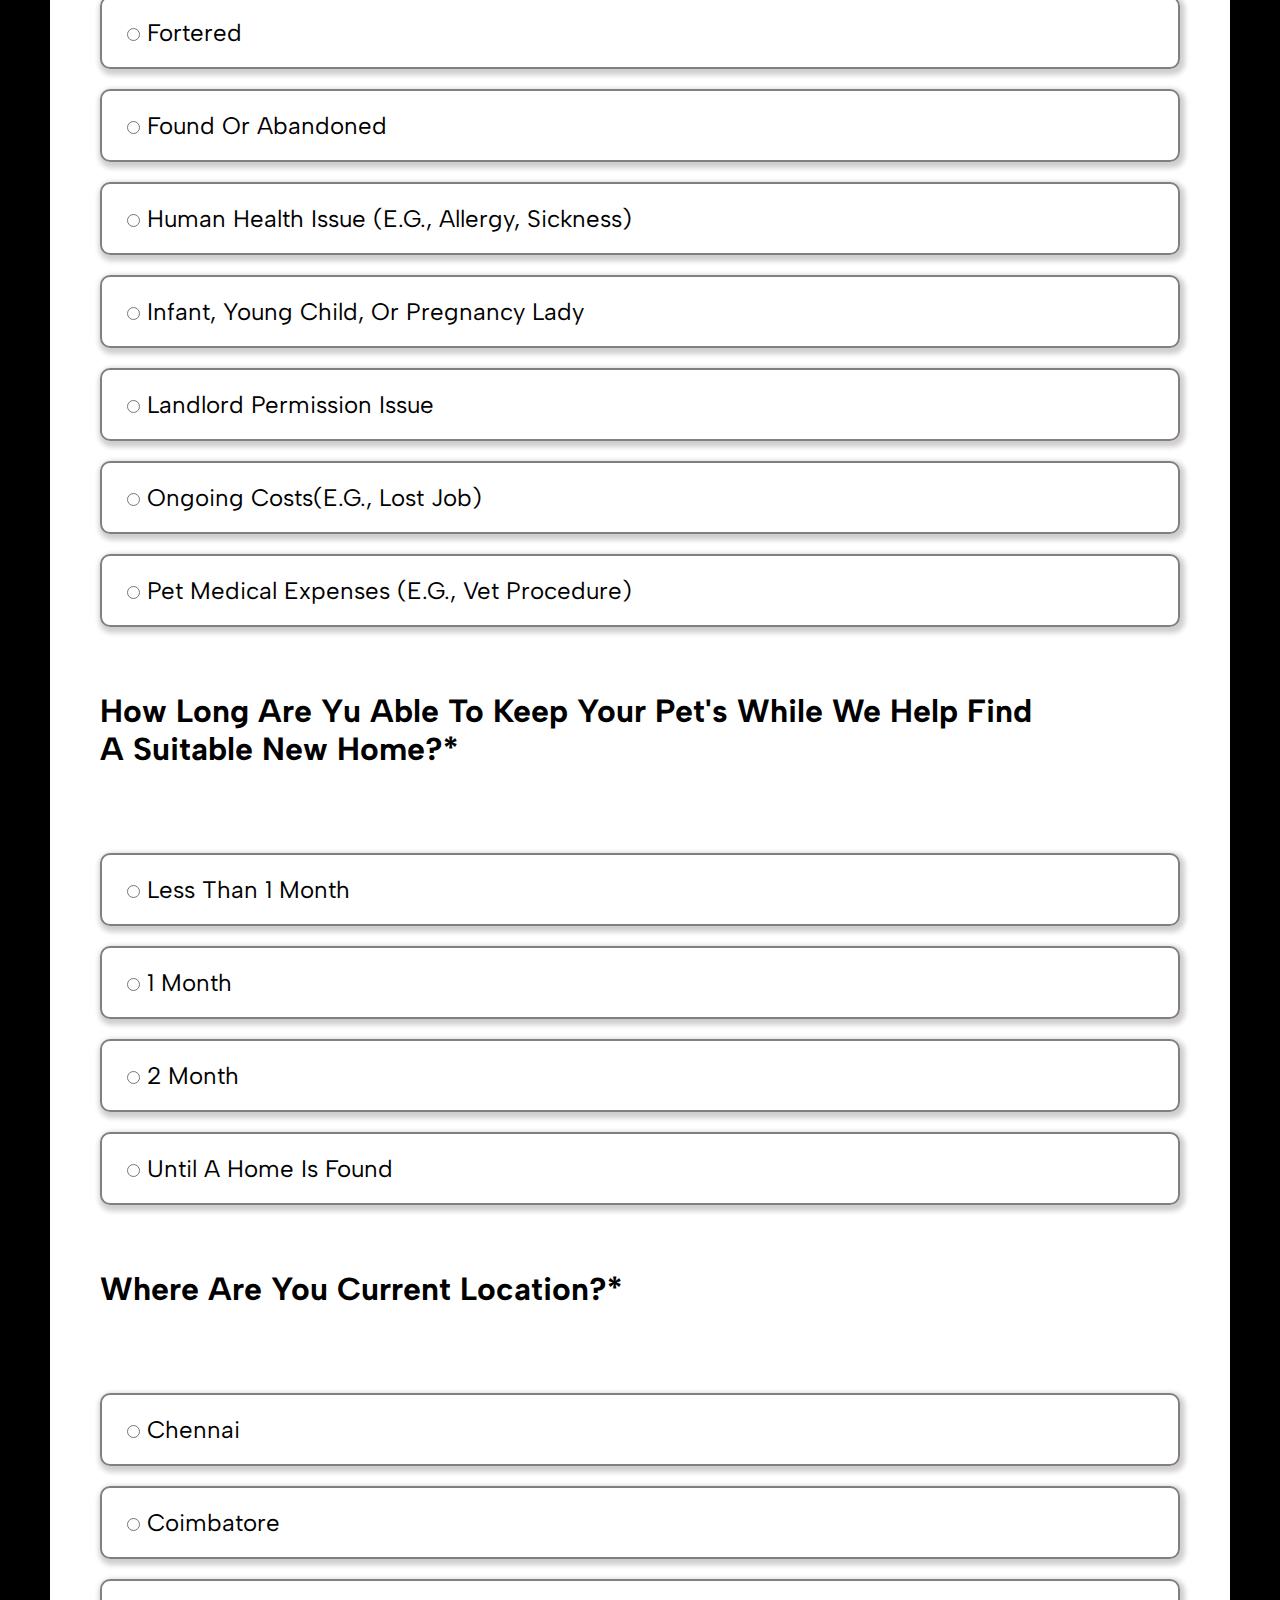
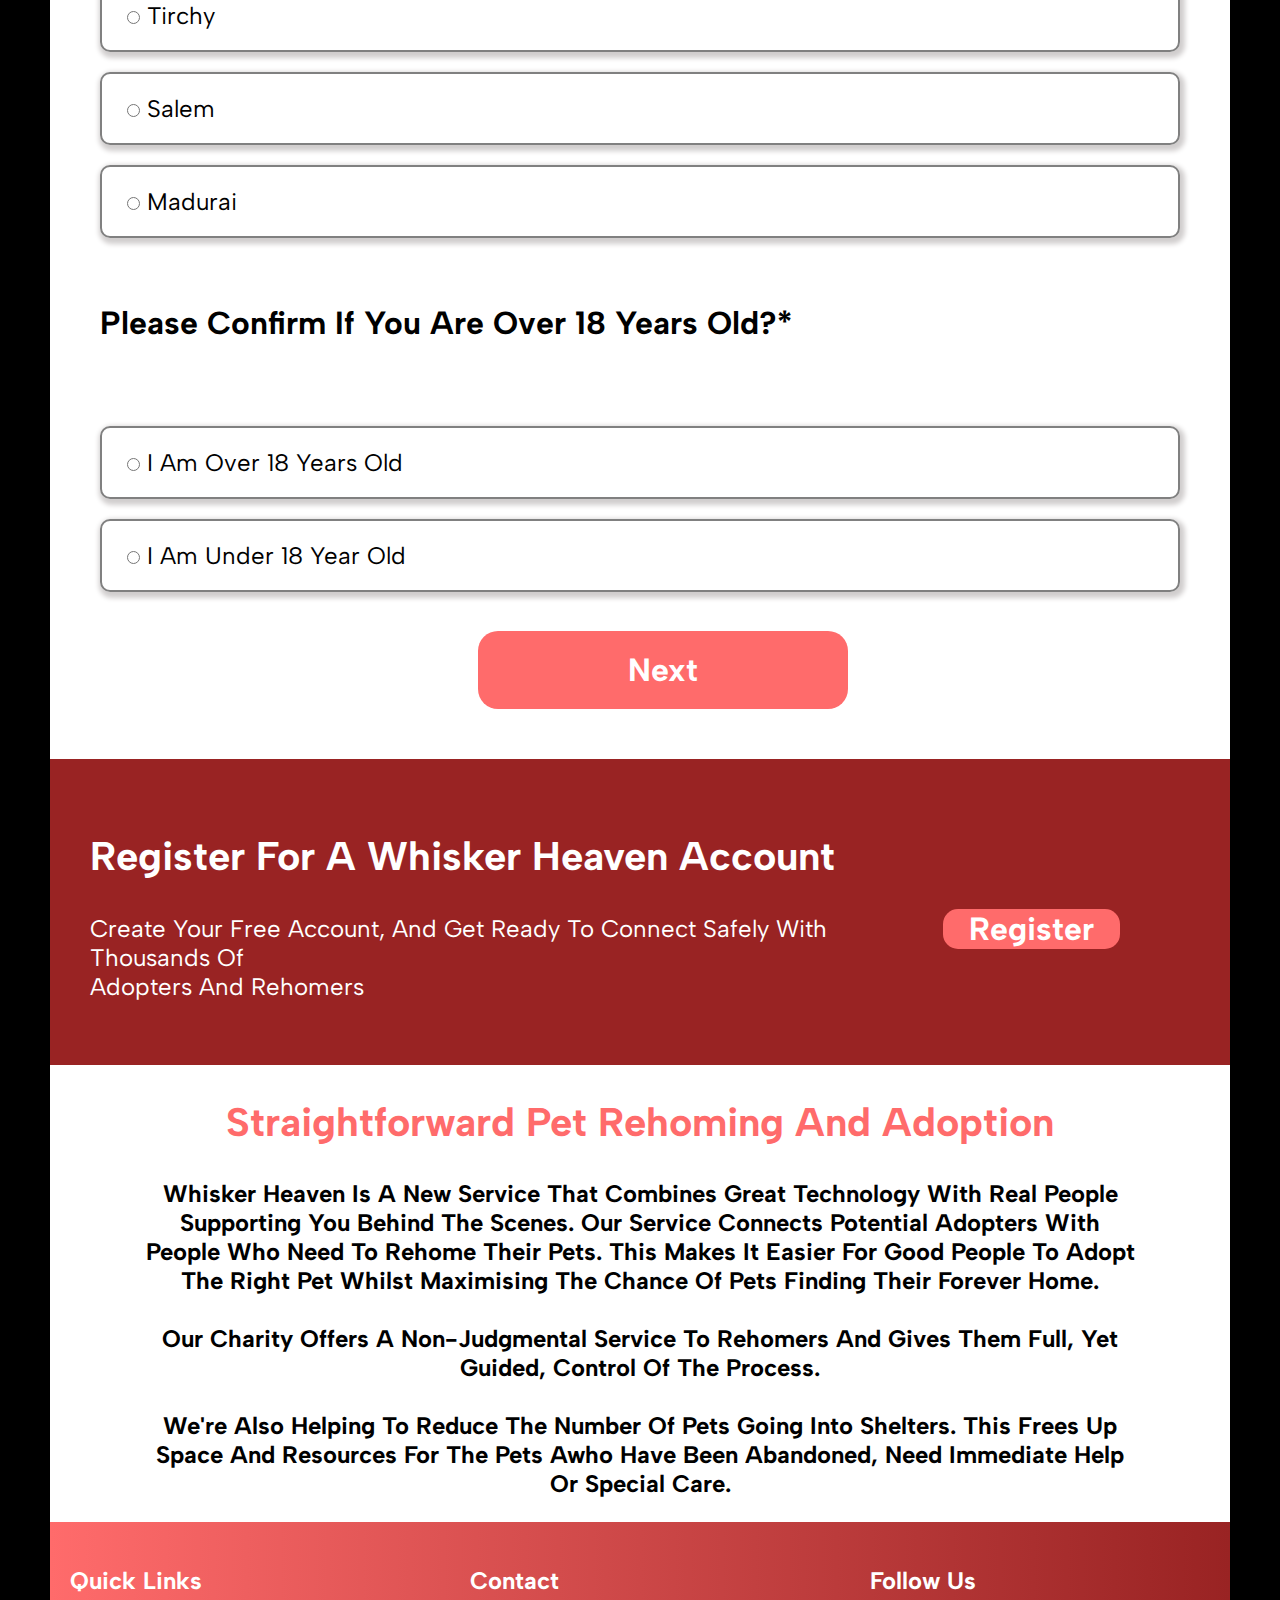
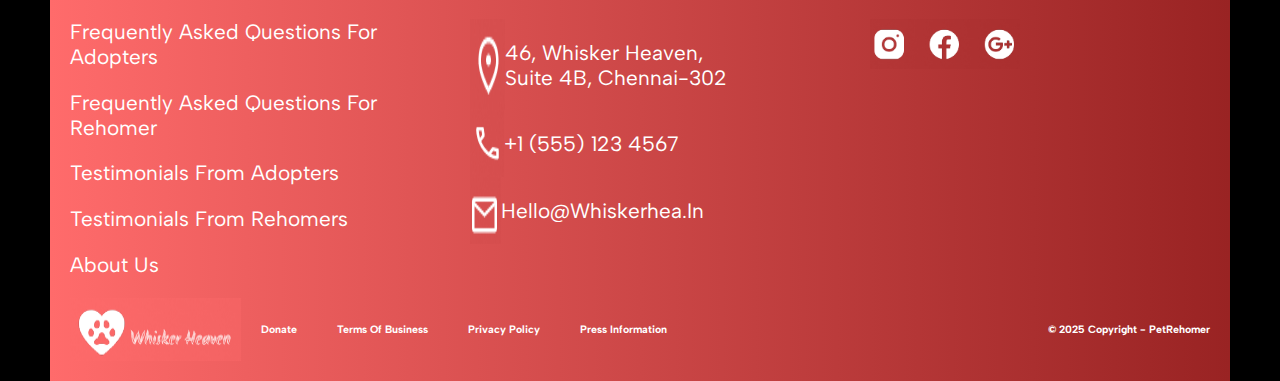
<file: rehome.html>
<!DOCTYPE html>
<html lang="en">

<head>
    <meta charset="UTF-8">
    <meta name="viewport" content="width=device-width, initial-scale=1.0">
    <title>Layouts - Pet Adoption Website</title>
    <link href="https://fonts.googleapis.com/css2?family=Albert+Sans&display=swap" rel="stylesheet">
    <link rel="stylesheet" href="css/rehome.css">
</head>

<body class="body" id="capital">

    <div class="header">
        <div class="head">
            <div class="logo">
                <img src="images/logo.png" alt="Logo image" width="180px">
            </div>
            <div class="nav-bar">
                <nav>
                    <a href="index.html">Home</a>
                    <a href="about.html">About Us</a>
                    <a href="adopt.html">Adopt</a>
                    <a href="rehome.html" class="active">Rehome</a>
                    <a href="contact.html">Contact Us</a>
                </nav>
            </div>
            <div class="contact-nav">
                <a href=""><img src="images/head-contact.png" alt="Contact icon"></a>
                <img src="images/bell icon.png" alt="bell icon">
            </div>
        </div>
        <div class="searchbar">
            <div class="search-container">
                <img src="images/search.png" alt="search">
                <span style="color: rgb(204, 198, 198); font-size: 1.5rem;">Search</span>
            </div>
        </div>
    </div>
    <div class="rehome">
        <h1>step 1: the basic</h1>
        <h2>what type of pet are you rehoming?*</h2>
        <div class="rehoming">
            <div class="animals">
                <input type="radio" id="radiobtn" class="radio-btn"><br>
                <img src="images/dog.png" alt="dog" width="200">
                <h3>dog</h3>
            </div>
            <div class="animals">
                <input type="radio" id="radiobtn" class="radio-btn"><br>
                <img src="images/cat.png" alt="cat" width="200">
                <h3>cat</h3>
            </div>
            <div class="animals">
                <input type="radio" id="radiobtn" class="radio-btn"><br>
                <img src="images/rabbit.png" alt="rabbit" width="200">
                <h3>rabbit</h3>
            </div>
        </div>
        <p>we currently only find adopters for dog, cats and rabbit</p>
        <div class="pair">
            <h2>are you rehoming a bonded pair?*</h2>
            <input type="radio" value="yes" class="radioyes">
            <label for="radioyes">yes</label>
            <input type="radio" value="no" class="radiono">
            <label for="radiono">no</label><br>
        </div>
        <div class="need">
            <h2>why do you need to rehome your pet?*</h2><br><br>
            <div>
                <input type="radio">
                <label>bitten</label>
            </div>
            <div>
                <input type="radio">
                <label>behavioural issues</label>
            </div>
            <div>
                <input type="radio">
                <label>busy schedule</label>
            </div>
            <div>
                <input type="radio">
                <label>change in family circumstance</label>
            </div>
            <div>
                <input type="radio">
                <label>does not get along with another pet</label>
            </div>
            <div>
                <input type="radio">
                <label>fortered</label>
            </div>
            <div>
                <input type="radio">
                <label>found or abandoned</label>
            </div>
            <div>
                <input type="radio">
                <label>human health issue (e.g., allergy, sickness)</label>
            </div>
            <div>
                <input type="radio">
                <label>infant, young child, or pregnancy lady</label>
            </div>
            <div>
                <input type="radio">
                <label>landlord permission issue</label>
            </div>
            <div>
                <input type="radio">
                <label>ongoing costs(e.g., lost job)</label>
            </div>
            <div>
                <input type="radio">
                <label>pet medical expenses (e.g., vet procedure)</label>
            </div><br>
            <h2>how long are yu able to keep your pet's while we help find <br>
                a suitable new home?*</h2><br><br>
            <div>
                <input type="radio">
                <label>less than 1 month</label>
            </div>
            <div>
                <input type="radio">
                <label>1 month</label>
            </div>
            <div>
                <input type="radio">
                <label>2 month</label>
            </div>
            <div>
                <input type="radio">
                <label>until a home is found</label>
            </div><br>
            <h2>where are you current location?*</h2><br><br>
            <div>
                <input type="radio">
                <label>chennai</label>
            </div>
            <div>
                <input type="radio">
                <label>coimbatore</label>
            </div>
            <div>
                <input type="radio">
                <label>tirchy</label>
            </div>
            <div>
                <input type="radio">
                <label>salem</label>
            </div>
            <div>
                <input type="radio">
                <label>madurai</label>
            </div><br>
            <h2>please confirm if you are over 18 years old?*</h2><br><br>
            <div>
                <input type="radio">
                <label>i am over 18 years old</label>
            </div>
            <div>
                <input type="radio">
                <label>i am under 18 year old</label>
            </div><br>
        </div>
        <div class="button">
            <button><a href="registration.html">Next</a></button>
        </div>
    </div>
    <div class="register">
        <div class="register-content">
            <h2>Register For A Whisker Heaven Account</h2>
            <p>Create Your Free Account, And Get Ready To Connect Safely With Thousands Of <br>
                Adopters And Rehomers</p>
        </div>
        <div class="register-page">
            <button><a href="">Register</a></button>
        </div>
    </div>
    <div class="container-4" id="capital">
        <h2>straightforward pet rehoming and adoption </h2>
        <p> whisker heaven is a new service that combines great technology with real
            people supporting you behind the scenes. our service connects potential
            adopters with people who need to rehome their pets. this makes it easier
            for good people to adopt the right pet whilst maximising the chance of pets Finding
            their forever home. <br><br>
            our charity offers a non-judgmental service to rehomers and gives them full,
            yet guided, control of the process. <br><br>
            we're also helping to reduce the number of pets going into shelters. this frees up space and
            resources for the pets awho have been abandoned, need immediate help or special
            care.
        </p>
    </div>
    <footer>
        <div class="footer">
            <div class="links">
                <h3>Quick Links</h3>
                <p>Frequently Asked Questions For Adopters</p>
                <p>Frequently Asked questions For Rehomer</p>
                <p>Testimonials From Adopters</p>
                <p>Testimonials From Rehomers</p>
                <p>About Us</p>
            </div>
            <div class="contact">
                <h3>Contact</h3>
                <div class="flexx">
                    <img src="images/location.png" alt="location">
                    <p>46, Whisker Heaven, <br>Suite 4B, Chennai-302</p>
                </div>
                <div class="flexx">
                    <img src="images/phone.png" alt="phone">
                    <p> +1 (555) 123 4567</p>
                </div>
                <div class="flexx">
                    <img src="images/message.png" alt="message">
                    <p>Hello@Whiskerhea.In</p>
                </div>
            </div>
            <div class="follow">
                <h3>Follow Us</h3>
                <img src="images/social media.png" alt="social media" width="150px">
            </div>
        </div>
        <div class="footer-content">
            <div class="footer-logo">
                <img src="images/footer-logo.png" alt="footer-logo">
                <h6>Donate</h6>
                <h6>Terms Of Business</h6>
                <h6>Privacy Policy</h6>
                <h6>Press Information</h6>
            </div>
            <div class="copyright">
                <h6>© 2025 Copyright - PetRehomer </h6>
            </div>
        </div>
    </footer>
    <script>
        document.getElementById("capital").className = "body";
    </script>
</body>

</html>
</file>
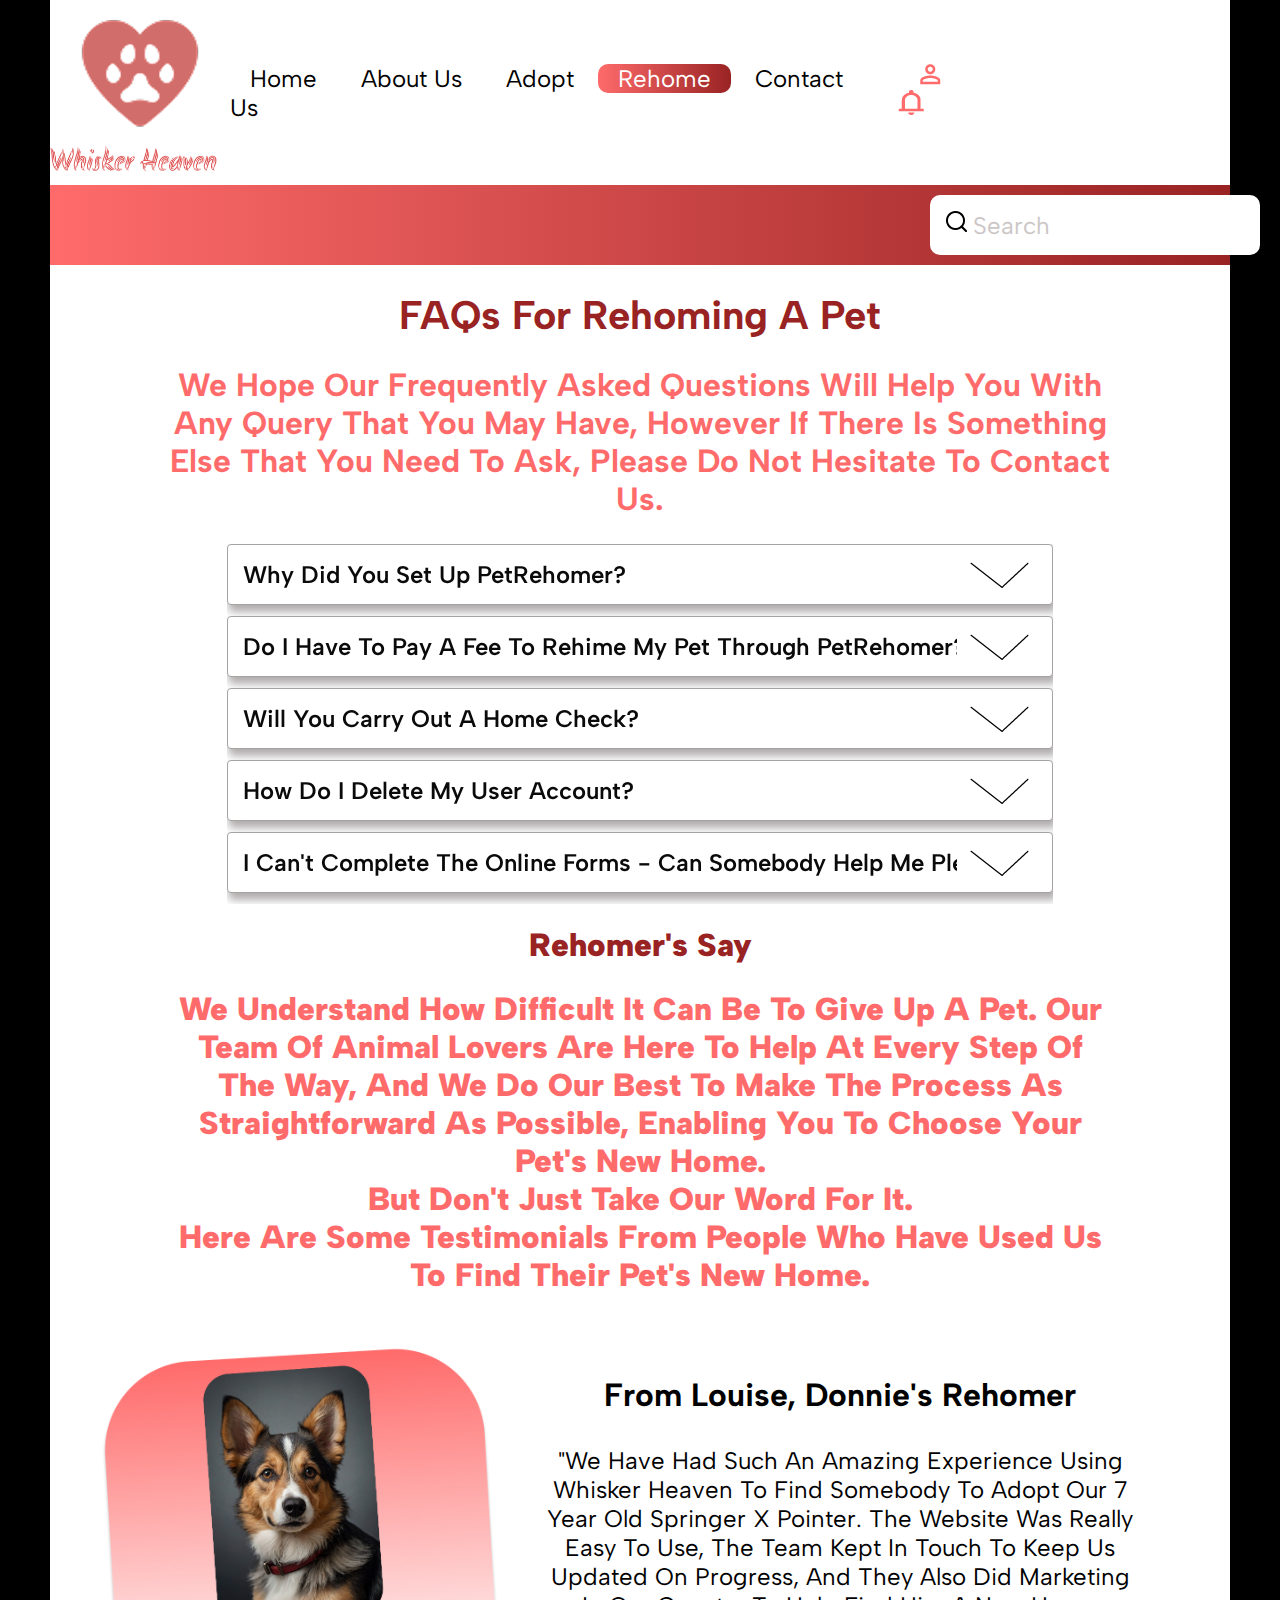
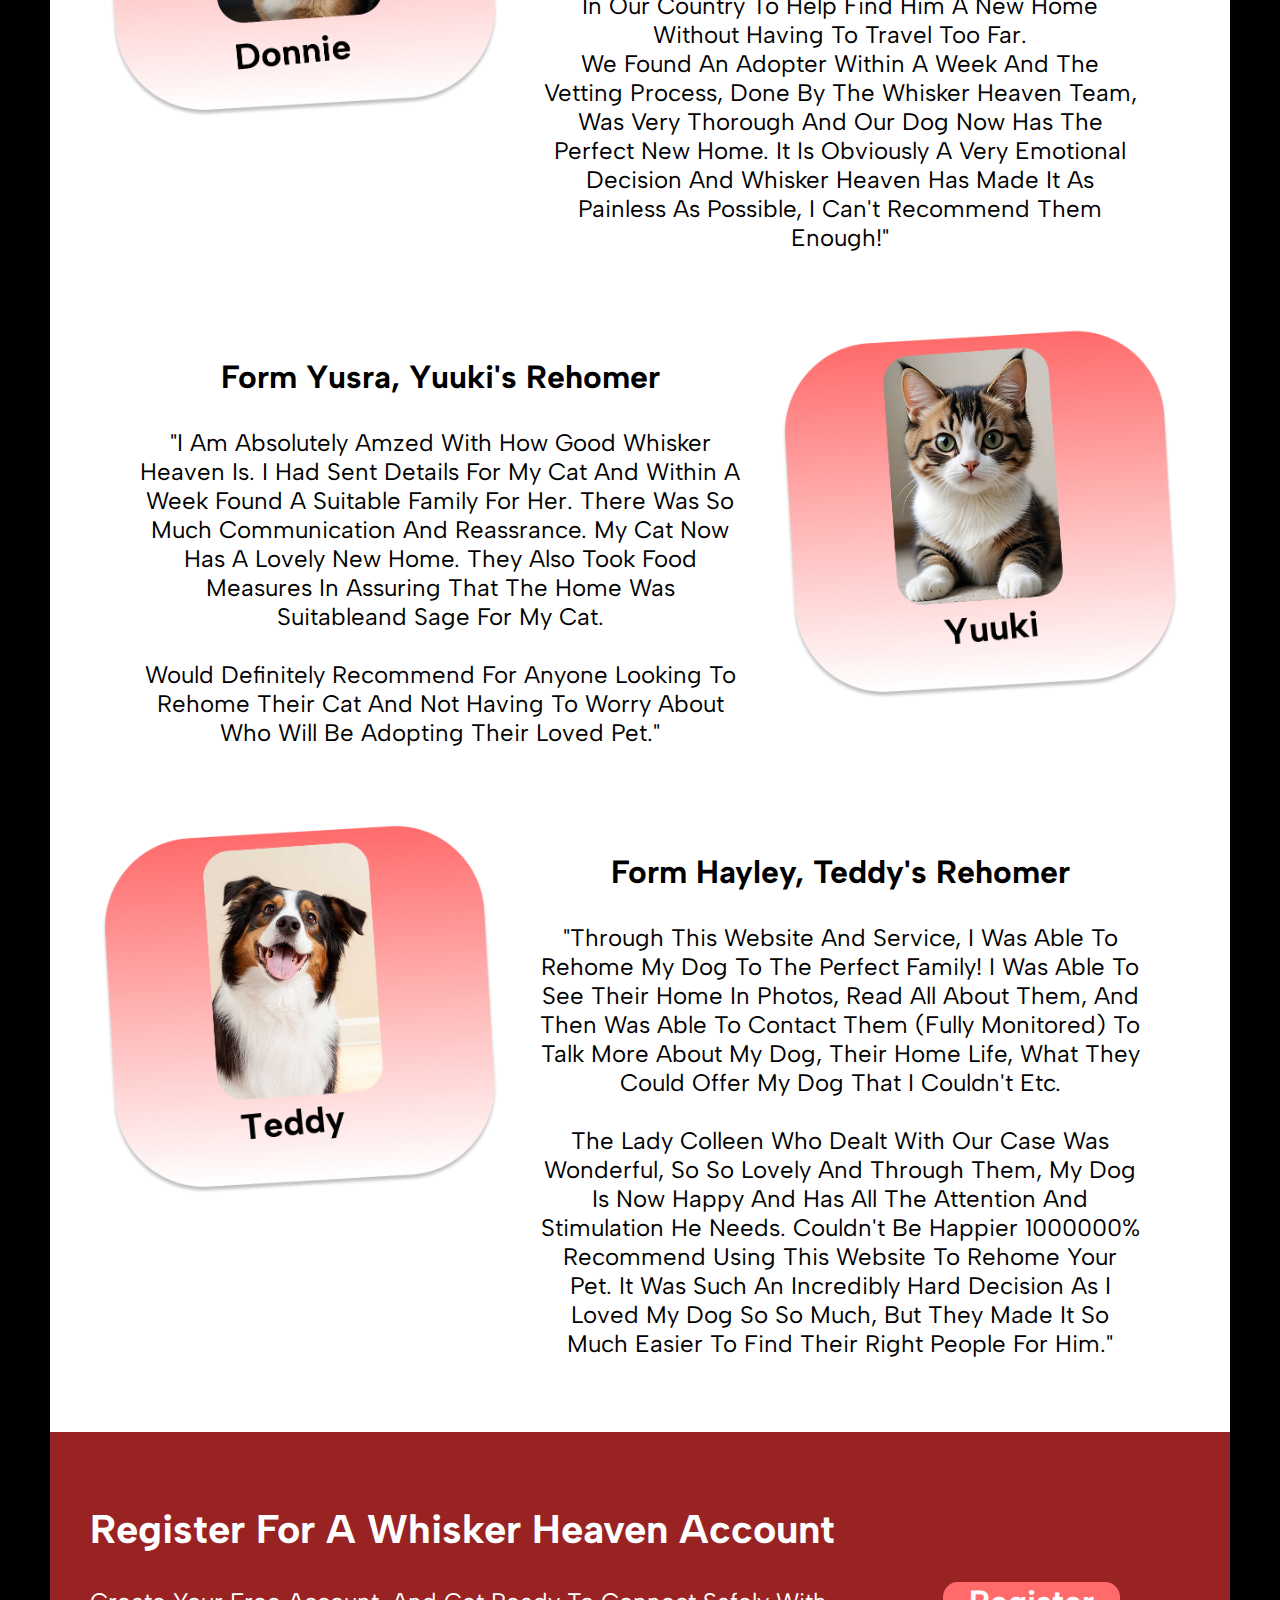
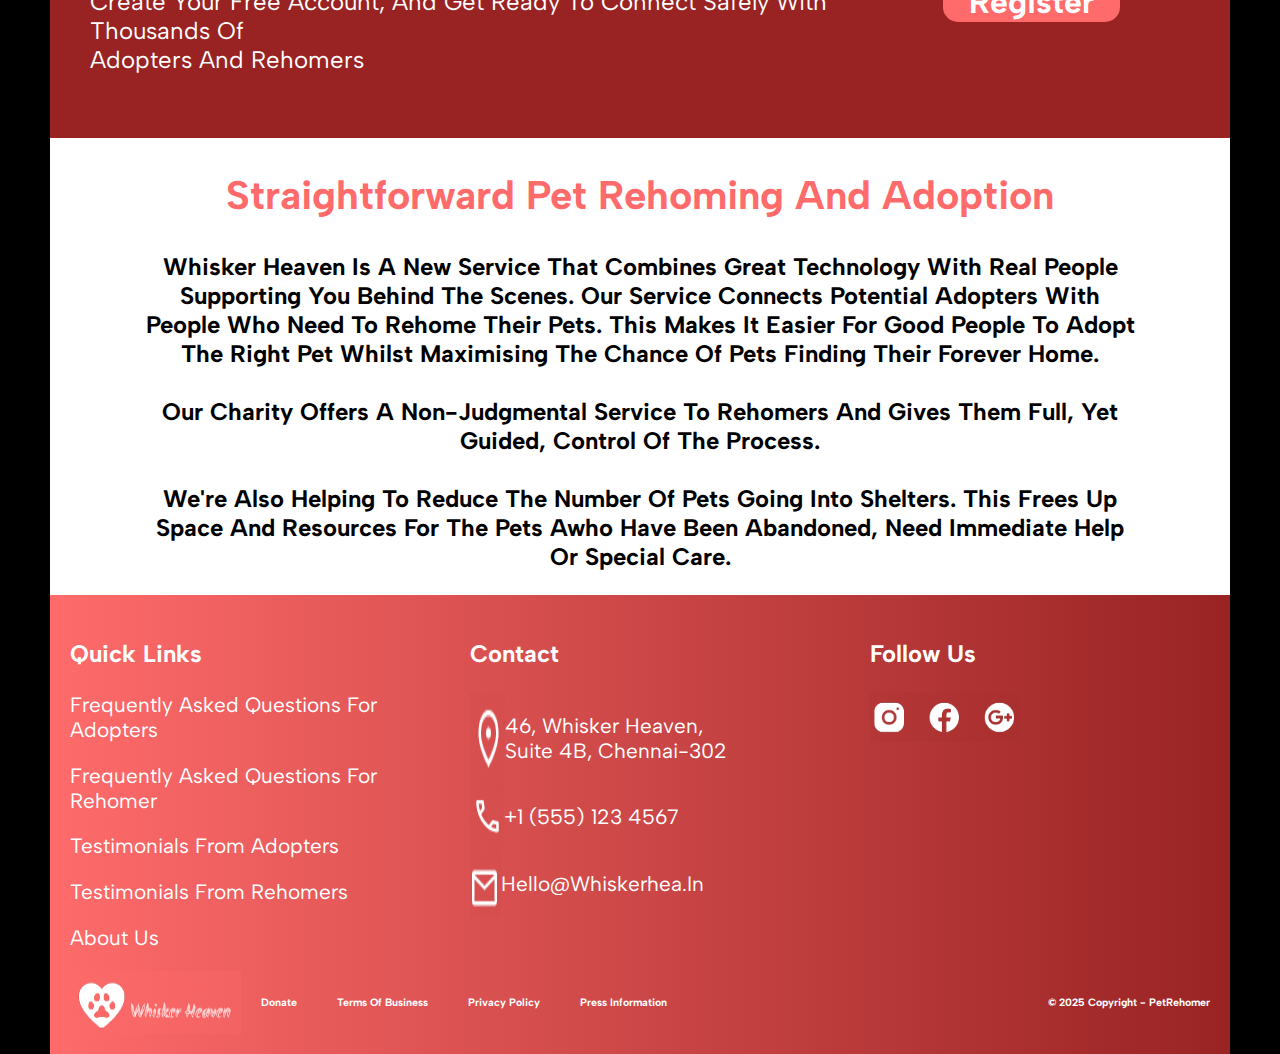
<file: rehome2.html>
<!DOCTYPE html>
<html lang="en">

<head>
    <meta charset="UTF-8">
    <meta name="viewport" content="width=device-width, initial-scale=1.0">
    <title>Layouts - Pet Adoption Website</title>
    <link href="https://fonts.googleapis.com/css2?family=Albert+Sans&display=swap" rel="stylesheet">
    <link rel="stylesheet" href="css/adopt.css">
</head>

<body class="body" id="capital">

    <div class="header">
        <div class="head">
            <div class="logo">
                <img src="images/logo.png" alt="Logo image" width="180px">
            </div>
            <div class="nav-bar">
                <nav>
                    <a href="index.html">Home</a>
                    <a href="about.html">About Us</a>
                    <a href="adopt.html">Adopt</a>
                    <a href="rehome.html" class="active">Rehome</a>
                    <a href="contact.html">Contact Us</a>
                </nav>
            </div>
            <div class="contact-nav">
                <a href=""><img src="images/head-contact.png" alt="Contact icon"></a>
                <img src="images/bell icon.png" alt="bell icon">
            </div>
        </div>
        <div class="searchbar">
            <div class="search-container">
                <img src="images/search.png" alt="search">
                <span style="color: rgb(204, 198, 198); font-size: 1.5rem;">Search</span>
            </div>
        </div>
    </div>
    <div class="adopt2">
        <h1>FAQs for rehoming a pet</h1>
        <h2>we hope our frequently asked questions will help you with any
            query that you may have, however if there is something else that
            you need to ask, please do not hesitate to contact us.
        </h2>
        <div class="main-bar">
            <input type="checkbox" id="main-head">
            <label for="main-head">why did you set up petRehomer?</label>
            <div class="mainbar-text">
                <p>we know that sometimes rehoming a dog, cat or rabbit is necessary, 
                    and that it can be a painful decision for the pet owner. by offering a 
                    non-judgemental and straightforward option we make it easier for people 
                    to do the right thing by their pets and themslves. <br><br>
                    our charity offers a viable alternative to unregulated sites like pets4Homes,
                    gumtree, preloved and facebook. this enables us to improve pet welfare and 
                    educate people about responsible rehoming and adoption.
                </p>
            </div>
        </div>
        <div class="main-bar1">
            <input type="checkbox" id="main-head1">
            <label for="main-head1">do i have to pay a fee to rehime my pet through petRehomer?</label>
            <div class="mainbar-text1">
                <p>no. the person adopting your pet will pay a donation instead. the amount they pay is 
                    similar to the adoption fees charged by most rescue centres in the chennai. we think
                    this is the fariest way to go about things.
                </p>
            </div>
        </div>
        <div class="main-bar2">
            <input type="checkbox" id="main-head2">
            <label for="main-head2">will you carry out a home check?</label>
            <div class="mainbar-text2">
                <p>yes. home checks are areally important part of the process. they allow us to see 
                    if an adopter's home is right for your pet. <br><br>
                    we work with a specialist organisation to carry out our home checks. they will
                    asses the adopter's living environment to make sure it's suitable for the specific
                    needs of your pet. they may also take photos.
                </p>
            </div>
        </div>
        <div class="main-bar3">
            <input type="checkbox" id="main-head3">
            <label for="main-head3">how do i delete my user account? </label>
            <div class="mainbar-text3">
                <p>please contact us and we will remove your account form whisker heaven.</p>
            </div>
        </div>
        <div class="main-bar4">
            <input type="checkbox" id="main-head4">
            <label for="main-head4">i can't complete the online forms - can somebody help me please?</label>
            <div class="mainbar-text4">
                <p>ofCourse. we are here to help. if you need to request assistance please 
                    contact us. if you want to speak to someone you can leave your contact 
                    number and we will call you.
                </p>
            </div>
        </div>
    </div>
    <div class="adopter">
        <h1>rehomer's say</h1>
        <h2>we understand how difficult it can be to give up a pet. our 
            team of animal lovers are here to help at every step of the
            way, and we do our best to make the  process as straightforward
            as possible, enabling you to choose your pet's new home. <br>
            but don't just take our word for it. <br>
            here are some Testimonials from people who have used us to 
            find their pet's new home.
        </h2>
        <div class="adopters-container">
            <div class="adopter-image">
                <img src="images/rehome-1.png" alt="rehome-1" width="400">
            </div>
            <div class="adopter-content">
                <h3>from louise, donnie's rehomer</h3>
                <p>"we have had such an amazing experience using whisker heaven to find
                    somebody to adopt our 7 year old springer x pointer. the website was
                    really easy to use, the team kept in touch to keep us updated on 
                    progress, and they also did marketing in our country to help find him a 
                    new home without having to travel too far. <br>
                    we found an adopter within a week and the vetting process, done by 
                    the whisker heaven team, was very thorough and our dog now has the 
                    perfect new home. it is obviously a very emotional decision and whisker
                    heaven has made it as painless as possible, i can't recommend them 
                    enough!"
                </p>
            </div>
        </div>
        <div class="adopters-container1">
            <div class="adopter-content">
                <h3>form yusra, yuuki's rehomer</h3>
                <p>"i am absolutely amzed with how good whisker heaven is. i had sent 
                    details for my cat and within a week found a suitable family for her.
                    there was so much communication and reassrance. my cat now has a 
                    lovely new home. they also took food measures in assuring that the 
                    home was suitableand sage for my cat. <br><br>
                    would definitely recommend for anyone looking to rehome their cat and
                    not having to worry about who will be adopting their loved pet."
                </p>
            </div>
             <div class="adopter-image">
                <img src="images/rehome-2.png" alt="rehome-2" width="400">
            </div>
        </div>
        <div class="adopters-container">
            <div class="adopter-image">
                <img src="images/rehome-3.png" alt="rehome-3" width="400">
            </div>
            <div class="adopter-content">
                <h3>form hayley, teddy's rehomer</h3>
                <p>"through this website and service, i was able to rehome my dog to the
                    perfect family! i was able to see their home in photos, read all about
                    them, and then was able to contact them (fully monitored) to talk more
                    about my dog, their home life, what they could offer my dog that i 
                    couldn't etc. <br><br> 
                    the lady colleen who dealt with our case was wonderful, so so lovely and through them, 
                    my dog is now happy and has all the attention and stimulation he needs. couldn't be happier
                    1000000% recommend using this website to rehome your pet. it was such an incredibly hard
                    decision as i loved my dog so so much, but they made it so much easier to find
                    their right people for him."
                </p>
            </div>
        </div>
    </div>
    <div class="register">
        <div class="register-content">
            <h2>Register For A Whisker Heaven Account</h2>
            <p>Create Your Free Account, And Get Ready To Connect Safely With Thousands Of <br>
                Adopters And Rehomers</p>
        </div>
        <div class="register-page">
            <button><a href="">Register</a></button>
        </div>
    </div>
    <div class="container-4" id="capital">
        <h2>straightforward pet rehoming and adoption </h2>
        <p> whisker heaven is a new service that combines great technology with real
            people supporting you behind the scenes. our service connects potential
            adopters with people who need to rehome their pets. this makes it easier
            for good people to adopt the right pet whilst maximising the chance of pets Finding
            their forever home. <br><br>
            our charity offers a non-judgmental service to rehomers and gives them full,
            yet guided, control of the process. <br><br>
            we're also helping to reduce the number of pets going into shelters. this frees up space and
            resources for the pets awho have been abandoned, need immediate help or special
            care.
        </p>
    </div>
    <footer>
        <div class="footer">
            <div class="links">
                <h3>Quick Links</h3>
                <p>Frequently Asked Questions For Adopters</p>
                <p>Frequently Asked questions For Rehomer</p>
                <p>Testimonials From Adopters</p>
                <p>Testimonials From Rehomers</p>
                <p>About Us</p>
            </div>
            <div class="contact">
                <h3>Contact</h3>
                <div class="flexx">
                    <img src="images/location.png" alt="location">
                    <p>46, Whisker Heaven, <br>Suite 4B, Chennai-302</p>
                </div>
                <div class="flexx">
                    <img src="images/phone.png" alt="phone">
                    <p> +1 (555) 123 4567</p>
                </div>
                <div class="flexx">
                    <img src="images/message.png" alt="message">
                    <p>Hello@Whiskerhea.In</p>
                </div>
            </div>
            <div class="follow">
                <h3>Follow Us</h3>
                <img src="images/social media.png" alt="social media" width="150px">
            </div>
        </div>
        <div class="footer-content">
            <div class="footer-logo">
                <img src="images/footer-logo.png" alt="footer-logo">
                <h6>Donate</h6>
                <h6>Terms Of Business</h6>
                <h6>Privacy Policy</h6>
                <h6>Press Information</h6>
            </div>
            <div class="copyright">
                <h6>© 2025 Copyright - PetRehomer </h6>
            </div>
        </div>
    </footer>
    <script>
        document.getElementById("capital").className = "body";
    </script>
</body>

</html>
</file>
<file: css/index.css>
* {
    font-family: "Albert Sans", sans-serif;
    font-optical-sizing: auto;
    /* font-weight: 400; */
    font-style: normal;
}

body {
    box-sizing: border-box;
    background-color: white;
    border-inline-style: solid;
    border-inline-width: 50px;
    margin: 0;
}

.header {
    position: sticky;
    top: 1px;
    background-color: white;
}

.head {
    display: flex;
    justify-content: space-between;
    align-items: center;
}

.nav-bar {
    display: flex;
    justify-content: space-around;
}

nav a {
    text-decoration: none;
    color: black;
    padding: 0 20px;
    font-size: 1.5rem;
}

.active {
    background: linear-gradient(to right, #FF6B6B, #992323);
    color: white;
    border-radius: 10px;
}

.contact-nav {
    margin-right: 230px;
}

.contact-nav a {
    padding: 0 20px;
}

nav a:hover {
    color: #FF6B6B;
}

.searchbar {
    background: linear-gradient(to right, #FF6B6B, #992323);
    padding: 10px;
}

.search-container {
    background-color: white;
    padding: 15px;
    width: 300px;
    border-radius: 10px;
    position: relative;
    left: 75%;
}

.container {
    display: grid;
    grid-template-columns: repeat(2, 2fr);
    grid-template-rows: auto;
    margin: 50px;
}

.cards {
    background-color: rgb(236, 232, 232);
    border-radius: 25px;
    padding: 10px;
    margin: 10px;
}

.cards:hover {
    border: 2px solid #992323;
}

.cards-2 {
    background-color: #FF6B6B;
    border-radius: 25px;
    color: white;
    padding: 20px;
    display: flex;
    justify-content: space-around;
}

.cards2 {
    background-color: #992323;
    border-radius: 25px;
    color: white;
    padding: 20px;
    display: flex;
    justify-content: space-around;
}

.images img {
    border: white;
    border-radius: 10px;
}

.content h2 {
    font-size: 2rem;
    font-weight: bold;
}

.card-image {
    background: linear-gradient(to bottom, #FF6B6B, white);
    padding: 10%;
    border-radius: 900px;
    width: 400px;
    height: 400px;
    margin: 0 90px;
}

.container-2 {
    margin: 40px;
}


.container-2 h2 {
    font-size: 2.5rem;
    font-weight: 900;
    color: #992323;
}

.container-2 p {
    font-size: 1.3rem;
    font-weight: bold;
    color: #992323;
}

.containers {
    display: grid;
    grid-template-columns: repeat(3, 1fr);
    grid-template-rows: auto;
}

.cards-1 {
    border: 1px solid #992323;
    margin-right: 30px;
    padding: 20px;
    border-radius: 15px;
    box-shadow: #c9c8c8 0px 1px 2px 1px;
}

.center {
    text-align: center;
}

.center h3 {
    color: #FF6B6B;
    font-size: 2rem;
    font-weight: bold;
}

.cards-1 p {
    color: black;
    font-weight: 600;
}

ul li {
    font-size: 1.5rem;
    font-weight: 600;
}

.cards-1:hover {
    background-color: #FF6B6B;
    color: white;
}

.center h3:hover {
    color: #992323;

}

.cards-1 p {
    color: black;
    font-weight: 600;
}

.container-3 {
    text-align: center;
}

.container-head {
    color: #992323;
}

.container-head p {
    font-size: 2rem;
    font-weight: bold;
}

.container-head h2 {
    font-size: 2.5rem;
    font-weight: bold;
}

.services {
    display: grid;
    grid-template-columns: repeat(6, 1fr);
    grid-template-rows: auto;
    margin: 20px 15%;
}

.services-list h3 {
    font-weight: bold;
    font-size: 1.3rem;
}

.center-list {
    display: grid;
    grid-template-columns: repeat(4, 1fr);
    grid-template-rows: auto;
    margin: 20px 25%;
}

.register {
    background-color: #992323;
    color: white;
    display: grid;
    grid-template-columns: 3fr 1fr;
    grid-row: auto;
    padding: 40px;
}

.register-content h2 {
    font-size: 2.5rem;
    font-weight: bold;
}

.register-content p {
    font-size: 1.5rem;
}

.register button a {
    text-decoration: none;
    color: white;
    font-size: 2rem;
    padding: 20px;
    font-weight: bold;
}

.register button {
    background-color: #FF6B6B;
    border: #FF6B6B;
    border-radius: 15px;
    margin-left: 10%;
    margin-top: 40%;
}

.container-4 {
    text-transform: capitalize;
    text-align: center;
    margin: 20px 8%;
}

.container-4 h2 {
    font-size: 2.5rem;
    color: #FF6B6B;
    font-weight: bold;
}

.container-4 p {
    font-size: 1.5rem;
    font-weight: bold;
}

footer {
    background: linear-gradient(to right, #FF6B6B, #992323);
    color: white;
    padding: 20px;
}

.footer {
    display: grid;
    grid-template-columns: repeat(3, 1fr);
    grid-template-rows: auto;
}

.footer h3 {
    font-size: 1.5rem;
    font-weight: bold;
}

.footer p {
    font-size: 1.3rem;
}

.contact {
    margin: 0 20px;
}

.flexx {
    display: flex;
    justify-content: flex-start;
}

.follow {
    margin: 0 40px;
}

.footer-content {
    display: flex;
    justify-content: space-between;
}

.footer-logo {
    display: flex;
}

.footer-logo h6 {
    padding: 0 20px;
}

@media (max-width:950px) {
    body {
        background-color: #FFFFFF;
        border-inline-style: none;
        border-inline-width: none;
    }
}

@media (max-width:767px) {
    body {
        background-color: #FFFFFF;
        border-inline-style: none;
        border-inline-width: none;
    }
}

@media (max-width:950px) {
    .search-container {
        position: relative;
        left: 55%;
    }
}

@media (max-width:767px) {
    .search-container {
        width: 250px;
        position: relative;
        left: 35%;
    }
}

@media (max-width:950px) {
    .container {
        display: grid;
        grid-template-columns: repeat(1, 1fr);
        grid-template-rows: auto;
        margin: 50px;
    }
}

@media (max-width:767px) {
    .container {
        margin: 10px;
    }
}

@media (max-width:950px) {
    .card-image img {
        width: 300px;
    }
}

@media (max-width:767px) {
    .card-image {
        background: linear-gradient(to bottom, #FF6B6B, white);
        padding: 10%;
        border-radius: 900px;
        width: 300px;
        height: 300px;
        margin: 0 50px;
    }

    .card-image img {
        width: 200px;
    }
}

@media (max-width:950px) {
    .containers {
        display: grid;
        grid-template-columns: repeat(2, 1fr);
        grid-template-rows: auto;
    }

    .cards-1 {
        margin: 10px;
    }
}

@media (max-width:767px) {
    .containers {
        display: grid;
        grid-template-columns: repeat(1, 1fr);
        grid-template-rows: auto;
    }

    .cards-1 {
        margin: 10px;
    }
}

@media (max-width:950px) {
    .services {
        display: grid;
        grid-template-columns: repeat(4, 1fr);
        grid-template-rows: auto;
        margin: 20px 15%;
    }

    .center-list {
        display: grid;
        grid-template-columns: repeat(4, 1fr);
        grid-template-rows: auto;
        margin: 20px 15%;
    }
}

@media (max-width:767px) {
    .services {
        display: grid;
        grid-template-columns: repeat(3, 1fr);
        grid-template-rows: auto;
        margin: 20px 15%;
    }

    .center-list {
        display: grid;
        grid-template-columns: repeat(2, 1fr);
        grid-template-rows: auto;
        margin: 20px 15%;
    }
}

@media (max-width:767px) {
    .register {
        display: grid;
        grid-template-columns: 4fr;
        grid-row: auto;
        padding: 40px;
    }

    .register button {
        margin-left: 10%;
        margin-top: 10%;
    }

}

@media (max-width:950px) {
    .footer {
        display: grid;
        grid-template-columns: repeat(2, 1fr);
        grid-template-rows: auto;
    }
}

@media (max-width:767px) {
    .footer {
        display: grid;
        grid-template-columns: repeat(1, 1fr);
        grid-template-rows: auto;
    }

    .footer-logo {
        display: flex;
    }

}

@media (max-width:950px) {}

@media (max-width:767px) {}
</file>
<file: css/adopt.css>
* {
    font-family: "Albert Sans", sans-serif;
    font-optical-sizing: auto;
    /* font-weight: 400; */
    font-style: normal;
}

body {
    box-sizing: border-box;
    background-color: white;
    border-inline-style: solid;
    border-inline-width: 50px;
    margin: 0;
}

.body {
    text-transform: capitalize;
}

.header {
    position: sticky;
    top: 1px;
    background-color: white;
}

.head {
    display: flex;
    justify-content: space-between;
    align-items: center;
}

.nav-bar {
    display: flex;
    justify-content: space-around;
}

nav a {
    text-decoration: none;
    color: black;
    padding: 0 20px;
    font-size: 1.5rem;
}

.active {
    background: linear-gradient(to right, #FF6B6B, #992323);
    color: white;
    border-radius: 10px;
}

.contact-nav {
    margin-right: 230px;
}

.contact-nav a {
    padding: 0 20px;
}

nav a:hover {
    color: #FF6B6B;
}

.searchbar {
    background: linear-gradient(to right, #FF6B6B, #992323);
    padding: 10px;
}

.search-container {
    background-color: white;
    padding: 15px;
    width: 300px;
    border-radius: 10px;
    position: relative;
    left: 75%;
}

.adopt {
    display: grid;
    grid-template-columns: repeat(3, 1fr);
    grid-template-rows: auto;
    margin: 50px;
}

.adopt-cards img {
    background: linear-gradient(to bottom, #FF6B6B, white);
    padding: 15px 70px;
    border-radius: 45px;
    /* transform: skew(15deg); */
    margin: 0 20px;
}

.adopt-details p {
    font-size: 1.5rem;
    font-weight: bold;
    padding: 0 40px;
}

.adopt2 h1 {
    color: #992323;
    font-size: 2.5rem;
    font-weight: bold;
    text-align: center;
}

.adopt2 h2 {
    color: #FF6B6B;
    font-size: 2rem;
    font-weight: bold;
    padding: 0 10%;
    text-align: center;
}

.main-bar {
    max-width: 1000px;
    overflow: hidden;
    margin: 0 15%;
}

.main-head {
    font-weight: bold;
    font-size: 2rem;
}

.main-bar input {
    display: none;
}

.main-bar label {
    position: relative;
    font-weight: 600;
    font-size: 1.5rem;
    background-color: white;
    border: 1px solid rgb(166, 163, 163);
    box-shadow: 3px 5px 9px 2px rgb(175, 172, 172);
    color: rgb(10, 10, 10);
    display: block;
    margin-bottom: 10px;
    cursor: pointer;
    padding: 15px;
    border-radius: 4px;
    z-index: 1;
}

.main-bar label:hover {
    border: 1px solid #FF6B6B;
    color: #FF6B6B;
}

.main-bar input:checked+label:after {
    transform: rotate(180deg);
}

.main-bar label::after {
    content: "";
    position: absolute;
    right: 15px;
    top: 5px;
    width: 80px;
    height: 45px;
    background: url(/images/arrow.png);
    transition: all 0.3s ease;
}

.mainbar-text {
    max-height: 1px;
    overflow: hidden;
    border-radius: 4px;
    line-height: 1.4;
    position: relative;
    top: -100%;
    opacity: 0.5s;
    transition: all 0.3s ease;
}

.main-bar input:checked~.mainbar-text {
    max-height: fit-content;
    padding-bottom: 25px;
    background-color: white;
    border: 1px solid #c3bdbd;
    box-shadow: 5px 5px 11px 2px rgb(164, 157, 157);
    opacity: 1;
    top: 0;
}

.mainbar-text p {
    padding: 15px 15px 0;
    font-size: 1.3rem;
}

.main-bar1 {
    max-width: 1000px;
    overflow: hidden;
    margin: 0 15%;
}

.main-head1 {
    font-weight: bold;
    font-size: 2rem;
}

.main-bar1 input {
    display: none;
}

.main-bar1 label {
    position: relative;
    font-weight: 600;
    font-size: 1.5rem;
    background-color: white;
    border: 1px solid rgb(166, 163, 163);
    box-shadow: 3px 5px 9px 2px rgb(175, 172, 172);
    color: rgb(10, 10, 10);
    display: block;
    margin-bottom: 10px;
    cursor: pointer;
    padding: 15px;
    border-radius: 4px;
    z-index: 1;
}

.main-bar1 label:hover {
    border: 1px solid #FF6B6B;
    color: #FF6B6B;
}

.main-bar1 input:checked+label:after {
    transform: rotate(180deg);
}

.main-bar1 label::after {
    content: "";
    position: absolute;
    right: 15px;
    top: 5px;
    width: 80px;
    height: 45px;
    background: url(/images/arrow.png);
    transition: all 0.3s ease;
}

.mainbar-text1 {
    max-height: 1px;
    overflow: hidden;
    border-radius: 4px;
    line-height: 1.4;
    position: relative;
    top: -100%;
    opacity: 0.5s;
    transition: all 0.3s ease;
}

.main-bar1 input:checked~.mainbar-text1 {
    max-height: fit-content;
    padding-bottom: 25px;
    background-color: white;
    border: 1px solid #c3bdbd;
    box-shadow: 5px 5px 11px 2px rgb(164, 157, 157);
    opacity: 1;
    top: 0;
}

.mainbar-text1 p {
    padding: 15px 15px 0;
    font-size: 1.3rem;
}

.main-bar2 {
    max-width: 1000px;
    overflow: hidden;
    margin: 0 15%;
}

.main-head2 {
    font-weight: bold;
    font-size: 2rem;
}

.main-bar2 input {
    display: none;
}

.main-bar2 label {
    position: relative;
    font-weight: 600;
    font-size: 1.5rem;
    background-color: white;
    border: 1px solid rgb(166, 163, 163);
    box-shadow: 3px 5px 9px 2px rgb(175, 172, 172);
    color: rgb(10, 10, 10);
    display: block;
    margin-bottom: 10px;
    cursor: pointer;
    padding: 15px;
    border-radius: 4px;
    z-index: 1;
}

.main-bar2 label:hover {
    border: 1px solid #FF6B6B;
    color: #FF6B6B;
}

.main-bar2 input:checked+label:after {
    transform: rotate(180deg);
}

.main-bar2 label::after {
    content: "";
    position: absolute;
    right: 15px;
    top: 5px;
    width: 80px;
    height: 45px;
    background: url(/images/arrow.png);
    transition: all 0.3s ease;
}

.mainbar-text2 {
    max-height: 1px;
    overflow: hidden;
    border-radius: 4px;
    line-height: 1.4;
    position: relative;
    top: -100%;
    opacity: 0.5s;
    transition: all 0.3s ease;
}

.main-bar2 input:checked~.mainbar-text2 {
    max-height: fit-content;
    padding-bottom: 25px;
    background-color: white;
    border: 1px solid #c3bdbd;
    box-shadow: 5px 5px 11px 2px rgb(164, 157, 157);
    opacity: 1;
    top: 0;
}

.mainbar-text2 p {
    padding: 15px 15px 0;
    font-size: 1.3rem;
}

.main-bar3 {
    max-width: 1000px;
    overflow: hidden;
    margin: 0 15%;
}

.main-head3 {
    font-weight: bold;
    font-size: 2rem;
}

.main-bar3 input {
    display: none;
}

.main-bar3 label {
    position: relative;
    font-weight: 600;
    font-size: 1.5rem;
    background-color: white;
    border: 1px solid rgb(166, 163, 163);
    box-shadow: 3px 5px 9px 2px rgb(175, 172, 172);
    color: rgb(10, 10, 10);
    display: block;
    margin-bottom: 10px;
    cursor: pointer;
    padding: 15px;
    border-radius: 4px;
    z-index: 1;
}

.main-bar3 label:hover {
    border: 1px solid #FF6B6B;
    color: #FF6B6B;
}

.main-bar3 input:checked+label:after {
    transform: rotate(180deg);
}

.main-bar3 label::after {
    content: "";
    position: absolute;
    right: 15px;
    top: 5px;
    width: 80px;
    height: 45px;
    background: url(/images/arrow.png);
    transition: all 0.3s ease;
}

.mainbar-text3 {
    max-height: 1px;
    overflow: hidden;
    border-radius: 4px;
    line-height: 1.4;
    position: relative;
    top: -100%;
    opacity: 0.5s;
    transition: all 0.3s ease;
}

.main-bar3 input:checked~.mainbar-text3 {
    max-height: fit-content;
    padding-bottom: 25px;
    background-color: white;
    border: 1px solid #c3bdbd;
    box-shadow: 5px 5px 11px 2px rgb(164, 157, 157);
    opacity: 1;
    top: 0;
}

.mainbar-text3 p {
    padding: 15px 15px 0;
    font-size: 1.3rem;
}

.main-bar4 {
    max-width: 1000px;
    overflow: hidden;
    margin: 0 15%;
}

.main-head4 {
    font-weight: bold;
    font-size: 2rem;
}

.main-bar4 input {
    display: none;
}

.main-bar4 label {
    position: relative;
    font-weight: 600;
    font-size: 1.5rem;
    background-color: white;
    border: 1px solid rgb(166, 163, 163);
    box-shadow: 3px 5px 9px 2px rgb(175, 172, 172);
    color: rgb(10, 10, 10);
    display: block;
    margin-bottom: 10px;
    cursor: pointer;
    padding: 15px;
    border-radius: 4px;
    z-index: 1;
}

.main-bar4 label:hover {
    border: 1px solid #FF6B6B;
    color: #FF6B6B;
}

.main-bar4 input:checked+label:after {
    transform: rotate(180deg);
}

.main-bar4 label::after {
    content: "";
    position: absolute;
    right: 15px;
    top: 5px;
    width: 80px;
    height: 45px;
    background: url(/images/arrow.png);
    transition: all 0.3s ease;
}

.mainbar-text4 {
    max-height: 1px;
    overflow: hidden;
    border-radius: 4px;
    line-height: 1.4;
    position: relative;
    top: -100%;
    opacity: 0.5s;
    transition: all 0.3s ease;
}

.main-bar4 input:checked~.mainbar-text4 {
    max-height: fit-content;
    padding-bottom: 25px;
    background-color: white;
    border: 1px solid #c3bdbd;
    box-shadow: 5px 5px 11px 2px rgb(164, 157, 157);
    opacity: 1;
    top: 0;
}

.mainbar-text4 p {
    padding: 15px 15px 0;
    font-size: 1.3rem;
}

.main-bar5 {
    max-width: 1000px;
    overflow: hidden;
    margin: 0 15%;
}

.main-head5 {
    font-weight: bold;
    font-size: 2rem;
}

.main-bar5 input {
    display: none;
}

.main-bar5 label {
    position: relative;
    font-weight: 600;
    font-size: 1.5rem;
    background-color: white;
    border: 1px solid rgb(166, 163, 163);
    box-shadow: 3px 5px 9px 2px rgb(175, 172, 172);
    color: rgb(10, 10, 10);
    display: block;
    margin-bottom: 10px;
    cursor: pointer;
    padding: 15px;
    border-radius: 4px;
    z-index: 1;
}

.main-bar5 label:hover {
    border: 1px solid #FF6B6B;
    color: #FF6B6B;
}

.main-bar5 input:checked+label:after {
    transform: rotate(180deg);
}

.main-bar5 label::after {
    content: "";
    position: absolute;
    right: 15px;
    top: 5px;
    width: 80px;
    height: 45px;
    background: url(/images/arrow.png);
    transition: all 0.3s ease;
}

.mainbar-text5 {
    max-height: 1px;
    overflow: hidden;
    border-radius: 4px;
    line-height: 1.4;
    position: relative;
    top: -100%;
    opacity: 0.5s;
    transition: all 0.3s ease;
}

.main-bar5 input:checked~.mainbar-text5 {
    max-height: fit-content;
    padding-bottom: 25px;
    background-color: white;
    border: 1px solid #c3bdbd;
    box-shadow: 5px 5px 11px 2px rgb(164, 157, 157);
    opacity: 1;
    top: 0;
}

.mainbar-text5 p {
    padding: 15px 15px 0;
    font-size: 1.3rem;
}

.main-bar6 {
    max-width: 1000px;
    overflow: hidden;
    margin: 0 15%;
}

.main-head6 {
    font-weight: bold;
    font-size: 2rem;
}

.main-bar6 input {
    display: none;
}

.main-bar6 label {
    position: relative;
    font-weight: 600;
    font-size: 1.5rem;
    background-color: white;
    border: 1px solid rgb(166, 163, 163);
    box-shadow: 3px 5px 9px 2px rgb(175, 172, 172);
    color: rgb(10, 10, 10);
    display: block;
    margin-bottom: 10px;
    cursor: pointer;
    padding: 15px;
    border-radius: 4px;
    z-index: 1;
}

.main-bar6 label:hover {
    border: 1px solid #FF6B6B;
    color: #FF6B6B;
}

.main-bar6 input:checked+label:after {
    transform: rotate(180deg);
}

.main-bar6 label::after {
    content: "";
    position: absolute;
    right: 15px;
    top: 5px;
    width: 80px;
    height: 45px;
    background: url(/images/arrow.png);
    transition: all 0.3s ease;
}

.mainbar-text6 {
    max-height: 1px;
    overflow: hidden;
    border-radius: 4px;
    line-height: 1.4;
    position: relative;
    top: -100%;
    opacity: 0.5s;
    transition: all 0.3s ease;
}

.main-bar6 input:checked~.mainbar-text6 {
    max-height: fit-content;
    padding-bottom: 25px;
    background-color: white;
    border: 1px solid #c3bdbd;
    box-shadow: 5px 5px 11px 2px rgb(164, 157, 157);
    opacity: 1;
    top: 0;
}

.mainbar-text6 p {
    padding: 15px 15px 0;
    font-size: 1.3rem;
}

.adopter {
    text-align: center;
}

.adopter h1 {
    color: #992323;
    font-size: 2rem;
    font-weight: 900;
}

.adopter h2 {
    color: #FF6B6B;
    font-size: 2rem;
    font-weight: 900;
    padding: 0 10%;
}

.adopters-container {
    display: grid;
    grid-template-columns: 1fr 3fr;
    grid-template-rows: auto;
    margin: 50px;
}

.adopters-container1 {
    display: grid;
    grid-template-columns: 3fr 1fr;
    grid-template-rows: auto;
    margin: 50px;
}

.adopter-content {
    margin: 0 40px;
}

.adopter-content h3 {
    font-size: 2rem;
}

.adopter-content p {
    font-size: 1.5rem;
}

.register {
    background-color: #992323;
    color: white;
    display: grid;
    grid-template-columns: 3fr 1fr;
    grid-row: auto;
    padding: 40px;
}

.register-content h2 {
    font-size: 2.5rem;
    font-weight: bold;
}

.register-content p {
    font-size: 1.5rem;
}

.register button a {
    text-decoration: none;
    color: white;
    font-size: 2rem;
    padding: 20px;
    font-weight: bold;
}

.register button {
    background-color: #FF6B6B;
    border: #FF6B6B;
    border-radius: 15px;
    margin-left: 10%;
    margin-top: 40%;
}

.container-4 {
    text-transform: capitalize;
    text-align: center;
    margin: 20px 8%;
}

.container-4 h2 {
    font-size: 2.5rem;
    color: #FF6B6B;
    font-weight: bold;
}

.container-4 p {
    font-size: 1.5rem;
    font-weight: bold;
}

footer {
    background: linear-gradient(to right, #FF6B6B, #992323);
    color: white;
    padding: 20px;
}

.footer {
    display: grid;
    grid-template-columns: repeat(3, 1fr);
    grid-template-rows: auto;
}

.footer h3 {
    font-size: 1.5rem;
    font-weight: bold;
}

.footer p {
    font-size: 1.3rem;
}

.contact {
    margin: 0 20px;
}

.flexx {
    display: flex;
    justify-content: flex-start;
}

.follow {
    margin: 0 40px;
}

.footer-content {
    display: flex;
    justify-content: space-between;
}

.footer-logo {
    display: flex;
}

.footer-logo h6 {
    padding: 0 20px;
}

@media (max-width:950px) {
    body {
        background-color: #FFFFFF;
        border-inline-style: none;
        border-inline-width: none;
    }
}

@media (max-width:767px) {
    body {
        background-color: #FFFFFF;
        border-inline-style: none;
        border-inline-width: none;
    }
}

@media (max-width:950px) {
    .search-container {
        position: relative;
        left: 55%;
    }
}

@media (max-width:767px) {
    .search-container {
        width: 250px;
        position: relative;
        left: 35%;
    }
}

@media (max-width:950px) {
    .adopt {
        display: grid;
        grid-template-columns: repeat(2, 1fr);
        grid-template-rows: auto;
        margin: 30px;
    }
}

@media (max-width:767px) {
    .adopt {
        display: grid;
        grid-template-columns: repeat(1, 1fr);
        grid-template-rows: auto;
        margin: 50px;
    }
}

@media (max-width:950px) {
    .adopters-container {
        display: grid;
        grid-template-columns: 1fr 4fr;
        grid-template-rows: auto;
        margin: 20px;
    }

    .adopters-container1 {
        display: grid;
        grid-template-columns: 3fr 1fr;
        grid-template-rows: auto;
        margin: 20px;
    }
}

@media (max-width:767px) {
    .adopters-container {
        display: grid;
        grid-template-columns: 4fr;
        grid-template-rows: auto;
        margin: 50px;
    }

    .adopters-container1 {
        display: grid;
        grid-template-columns: 4fr;
        grid-template-rows: auto;
        margin: 50px;
    }
}

@media (max-width:767px) {
    .register {
        display: grid;
        grid-template-columns: 4fr;
        grid-row: auto;
        padding: 40px;
    }

    .register button {
        margin-left: 10%;
        margin-top: 10%;
    }

}

@media (max-width:950px) {
    .footer {
        display: grid;
        grid-template-columns: repeat(2, 1fr);
        grid-template-rows: auto;
    }
}

@media (max-width:767px) {
    .footer {
        display: grid;
        grid-template-columns: repeat(1, 1fr);
        grid-template-rows: auto;
    }

    .footer-logo {
        display: flex;
    }

}
</file>
<file: css/contact.css>
* {
    font-family: "Albert Sans", sans-serif;
    font-optical-sizing: auto;
    /* font-weight: 400; */
    font-style: normal;
}

body {
    box-sizing: border-box;
    background-color: white;
    border-inline-style: solid;
    border-inline-width: 50px;
    margin: 0;
}

.body {
    text-transform: capitalize;
}

.header {
    position: sticky;
    top: 1px;
    background-color: white;
}

.head {
    display: flex;
    justify-content: space-between;
    align-items: center;
}

.nav-bar {
    display: flex;
    justify-content: space-around;
}

nav a {
    text-decoration: none;
    color: black;
    padding: 0 20px;
    font-size: 1.5rem;
}

.active {
    background: linear-gradient(to right, #FF6B6B, #992323);
    color: white;
    border-radius: 10px;
}

.contact-nav {
    margin-right: 230px;
}

.contact-nav a {
    padding: 0 20px;
}

nav a:hover {
    color: #FF6B6B;
}

.searchbar {
    background: linear-gradient(to right, #FF6B6B, #992323);
    padding: 10px;
}

.search-container {
    background-color: white;
    padding: 15px;
    width: 300px;
    border-radius: 10px;
    position: relative;
    left: 75%;
}

.contact {
    padding: 30px 10%;
}

.contact h1 {
    color: #992323;
    font-size: 2rem;
    font-weight: bold;
    text-align: center;
}

.contact h3 {
    font-size: 2rem;
}

.contact-container {
    display: grid;
    grid-template-columns: 1fr 3fr;
    grid-template-rows: auto;
}

.contact-content {
    margin-right: 50px;
}

.contact-content h5 {
    font-size: 1.5rem;
}

.contact-content p {
    color: rgb(223, 218, 218);
    font-size: 1.5rem;
    border: 1px solid #992323;
    border-radius: 10px;
    box-shadow: 2px 3px 5px 3px;
    width: 350px;
    padding: 20px;
}

.next button {
    background-color: #FF6B6B;
    font-size: 2rem;
    font-weight: bold;
    border: #FF6B6B;
    color: white;
    border-radius: 30px;
    width: 400px;
    padding: 20px;

}

.next button:hover {
    background-color: #992323;
}

.imagebox {
    margin-top: 140px;
    margin-left: 90px;
}

.contact-image img {
    background: linear-gradient(to bottom, #FF6B6B, #992323);
    padding: 50px;
    border-radius: 25px;
}

.register {
    background-color: #992323;
    color: white;
    display: grid;
    grid-template-columns: 3fr 1fr;
    grid-row: auto;
    padding: 40px;
}

.register-content h2 {
    font-size: 2.5rem;
    font-weight: bold;
}

.register-content p {
    font-size: 1.5rem;
}

.register button a {
    text-decoration: none;
    color: white;
    font-size: 2rem;
    padding: 20px;
    font-weight: bold;
}

.register button {
    background-color: #FF6B6B;
    border: #FF6B6B;
    border-radius: 15px;
    margin-left: 10%;
    margin-top: 40%;
}

.container-4 {
    text-transform: capitalize;
    text-align: center;
    margin: 20px 8%;
}

.container-4 h2 {
    font-size: 2.5rem;
    color: #FF6B6B;
    font-weight: bold;
}

.container-4 p {
    font-size: 1.5rem;
    font-weight: bold;
}

footer {
    background: linear-gradient(to right, #FF6B6B, #992323);
    color: white;
    padding: 20px;
}

.footer {
    display: grid;
    grid-template-columns: repeat(3, 1fr);
    grid-template-rows: auto;
}

.footer h3 {
    font-size: 1.5rem;
    font-weight: bold;
}

.footer p {
    font-size: 1.3rem;
}

.contact {
    margin: 0 20px;
}

.flexx {
    display: flex;
    justify-content: flex-start;
}

.follow {
    margin: 0 40px;
}

.footer-content {
    display: flex;
    justify-content: space-between;
}

.footer-logo {
    display: flex;
}

.footer-logo h6 {
    padding: 0 20px;
}

@media (max-width:950px) {
    body {
        background-color: #FFFFFF;
        border-inline-style: none;
        border-inline-width: none;
    }
}

@media (max-width:767px) {
    body {
        background-color: #FFFFFF;
        border-inline-style: none;
        border-inline-width: none;
    }
}

@media (max-width:950px) {
    .search-container {
        position: relative;
        left: 55%;
    }
}

@media (max-width:767px) {
    .search-container {
        width: 250px;
        position: relative;
        left: 35%;
    }
}

@media (max-width:950px) {
    .contact-container {
        display: grid;
        grid-template-columns: 4fr;
        grid-template-rows: auto;
    }
}

@media (max-width:767px) {
    .imagebox {
    margin-top: 40px;
    margin-left: 0px;
}
}

@media (max-width:950px) {}

@media (max-width:767px) {}

@media (max-width:767px) {
    .register {
        display: grid;
        grid-template-columns: 4fr;
        grid-row: auto;
        padding: 40px;
    }

    .register button {
        margin-left: 10%;
        margin-top: 10%;
    }

}

@media (max-width:950px) {
    .footer {
        display: grid;
        grid-template-columns: repeat(2, 1fr);
        grid-template-rows: auto;
    }
}

@media (max-width:767px) {
    .footer {
        display: grid;
        grid-template-columns: repeat(1, 1fr);
        grid-template-rows: auto;
    }

    .footer-logo {
        display: flex;
    }

}
</file>
<file: css/finalprocess.css>
* {
    font-family: "Albert Sans", sans-serif;
    font-optical-sizing: auto;
    /* font-weight: 400; */
    font-style: normal;
}

body {
    box-sizing: border-box;
    background-color: white;
    border-inline-style: solid;
    border-inline-width: 50px;
    margin: 0;
}

.body {
    text-transform: capitalize;
}

.header {
    position: sticky;
    top: 1px;
    background-color: white;
}

.head {
    display: flex;
    justify-content: space-between;
    align-items: center;
}

.nav-bar {
    display: flex;
    justify-content: space-around;
}

nav a {
    text-decoration: none;
    color: black;
    padding: 0 20px;
    font-size: 1.5rem;
}

.active {
    background: linear-gradient(to right, #FF6B6B, #992323);
    color: white;
    border-radius: 10px;
}

.contact-nav {
    margin-right: 230px;
}

.contact-nav a {
    padding: 0 20px;
}

nav a:hover {
    color: #FF6B6B;
}

.searchbar {
    background: linear-gradient(to right, #FF6B6B, #992323);
    padding: 10px;
}

.search-container {
    background-color: white;
    padding: 15px;
    width: 300px;
    border-radius: 10px;
    position: relative;
    left: 75%;
}

.final {
    margin: 30px 10%;
}

.final h1 {
    color: #992323;
    font-size: 2rem;
    font-weight: bold;
}

.final h5 {
    font-size: 1.5rem;
}

.final p {
    color: rgb(223, 218, 218);
    font-size: 1.5rem;
    border: 1px solid #992323;
    border-radius: 10px;
    box-shadow: 2px 3px 5px 3px;
    width: 750px;
    height: 80px;
    padding: 20px;
}

.para p{
    color: rgb(223, 218, 218);
    font-size: 1.5rem;
    border: 1px solid #992323;
    border-radius: 10px;
    box-shadow: 2px 3px 5px 3px;
    width: 750px;
    height: 25px;
    padding: 20px;
}
.button {
    display: grid;
    grid-template-columns: repeat(2, 2fr);
    grid-template-rows: auto;
    margin: 10% 20%;
}

.back button a {
    text-decoration: none;
    color: black;
}

.next button a {
    text-decoration: none;
    color: white;
}

.button button {
    width: 400px;
    padding: 20px;
    margin: 20px;
    border-radius: 30px;
}

.back button {
    background-color: white;
    font-size: 2rem;
    font-weight: bold;
    border: 2px solid #FF6B6B;
}

.back button:hover {
    background-color: #992323;
    border: #992323;
}

.back button a:hover {
    color: white;
}

.next button {
    background-color: #FF6B6B;
    font-size: 2rem;
    font-weight: bold;
    border: #FF6B6B;
}

.next button:hover {
    background-color: #992323;
}

.register {
    background-color: #992323;
    color: white;
    display: grid;
    grid-template-columns: 3fr 1fr;
    grid-row: auto;
    padding: 40px;
}

.register-content h2 {
    font-size: 2.5rem;
    font-weight: bold;
}

.register-content p {
    font-size: 1.5rem;
}

.register button a {
    text-decoration: none;
    color: white;
    font-size: 2rem;
    padding: 20px;
    font-weight: bold;
}

.register button {
    background-color: #FF6B6B;
    border: #FF6B6B;
    border-radius: 15px;
    margin-left: 10%;
    margin-top: 40%;
}

.container-4 {
    text-transform: capitalize;
    text-align: center;
    margin: 20px 8%;
}

.container-4 h2 {
    font-size: 2.5rem;
    color: #FF6B6B;
    font-weight: bold;
}

.container-4 p {
    font-size: 1.5rem;
    font-weight: bold;
}

footer {
    background: linear-gradient(to right, #FF6B6B, #992323);
    color: white;
    padding: 20px;
}

.footer {
    display: grid;
    grid-template-columns: repeat(3, 1fr);
    grid-template-rows: auto;
}

.footer h3 {
    font-size: 1.5rem;
    font-weight: bold;
}

.footer p {
    font-size: 1.3rem;
}

.contact {
    margin: 0 20px;
}

.flexx {
    display: flex;
    justify-content: flex-start;
}

.follow {
    margin: 0 40px;
}

.footer-content {
    display: flex;
    justify-content: space-between;
}

.footer-logo {
    display: flex;
}

.footer-logo h6 {
    padding: 0 20px;
}

@media (max-width:950px) {
    body {
        background-color: #FFFFFF;
        border-inline-style: none;
        border-inline-width: none;
    }
}

@media (max-width:767px) {
    body {
        background-color: #FFFFFF;
        border-inline-style: none;
        border-inline-width: none;
    }
}

@media (max-width:950px) {
    .search-container {
        position: relative;
        left: 55%;
    }
}

@media (max-width:767px) {
    .search-container {
        width: 250px;
        position: relative;
        left: 35%;
    }
}

@media (max-width:950px) {
    .final p {
    width: 650px;
}
}

@media (max-width:767px) {
    .final p {
    width: 350px;
}
}

@media (max-width:950px) {
    .button button {
        width: 300px;
    }

    .button {
        display: grid;
        grid-template-columns: repeat(2, 2fr);
        grid-template-rows: auto;
        margin: 5% 5%;
    }
}

@media (max-width:767px) {
    .button {
        display: grid;
        grid-template-columns: repeat(1, 2fr);
        grid-template-rows: auto;
        margin: 5px;
    }
}

@media (max-width:767px) {
    .register {
        display: grid;
        grid-template-columns: 4fr;
        grid-row: auto;
        padding: 40px;
    }

    .register button {
        margin-left: 10%;
        margin-top: 10%;
    }

}

@media (max-width:950px) {
    .footer {
        display: grid;
        grid-template-columns: repeat(2, 1fr);
        grid-template-rows: auto;
    }
}

@media (max-width:767px) {
    .footer {
        display: grid;
        grid-template-columns: repeat(1, 1fr);
        grid-template-rows: auto;
    }

    .footer-logo {
        display: flex;
    }

}
</file>
<file: css/register.css>
* {
    font-family: "Albert Sans", sans-serif;
    font-optical-sizing: auto;
    /* font-weight: 400; */
    font-style: normal;
}

body {
    box-sizing: border-box;
    background-color: white;
    border-inline-style: solid;
    border-inline-width: 50px;
    margin: 0;
}

.body {
    text-transform: capitalize;
}

.header {
    display: flex;
    justify-content: space-between;
    margin: 0 10%;
}

.header h5 {
    font-size: 2em;
}

.header a {
    text-decoration: none;
    color: black;
    font-weight: lighter;
}

.body-content {
    margin: 0 10%;
}

.login-head {
    display: grid;
    grid-template-columns: repeat(2, 2fr);
    grid-template-rows: auto;
}

.login h1 a {
    text-decoration: none;
    color: #FF6B6B;
}

.login h1 {
    border: 1px solid #FF6B6B;
    background-color: white;
    padding: 30px;
    text-align: center;
    font-weight: bolder;
}

.register h1 {
    border: 1px solid #FF6B6B;
    padding: 30px;
    text-align: center;
    color: white;
    font-weight: bolder;
    background-color: #FF6B6B;
}

.container {
    display: grid;
    grid-template-columns: repeat(2, 2fr);
    grid-template-rows: auto;
}

.card {
    margin: 0 30px;
}

.card-1 img {
    border-radius: 25px;
    transform: skew(20deg, -20deg);
    margin-top: 150px;
    background: linear-gradient(to bottom, #FF6B6B, #992323);
}

.card-2 h5 {
    font-size: 1.5rem;
}

.card-2 p {
    color: rgb(223, 218, 218);
    font-size: 1.5rem;
    border: 1px solid #992323;
    border-radius: 10px;
    box-shadow: 2px 3px 5px 3px;
    width: 350px;
    padding: 20px;
}

.double-cards {
    display: grid;
    grid-template-columns: repeat(2, 1fr);
    grid-template-rows: auto;
}

.double-cards p {
    width: 150px;
}

label {
    font-size: 1.5rem;
}

input {
    width: 50px;
}

.card-2 button {
    background-color: #FF6B6B;
    font-size: 2rem;
    font-weight: bold;
    border: #FF6B6B;
    width: 400px;
    padding: 20px;
    margin: 20px;
    border-radius: 30px;
    color: white;
}

.card-2 button:hover {
    background-color: #992323;
}

@media (max-width:950px) {
    body {
        background-color: #FFFFFF;
        border-inline-style: none;
        border-inline-width: none;
    }
}

@media (max-width:767px) {
    body {
        background-color: #FFFFFF;
        border-inline-style: none;
        border-inline-width: none;
    }
}

@media (max-width:950px) {
    .card-1 img {
        width: 250px;
    }

    .card-2 p {
        width: 250px;
    }

    .double-cards p {
        width: 100px;
    }
}

@media (max-width:767px) {
    .container {
        display: grid;
        grid-template-columns: repeat(1, 2fr);
        grid-template-rows: auto;
    }
}

@media (max-width:950px) {
    .card-2 button {
        width: 300px;
        padding: 20px;
        margin: 20px;
        border-radius: 30px;
        color: white;
    }
}
</file>
<file: css/petdetails.css>
* {
    font-family: "Albert Sans", sans-serif;
    font-optical-sizing: auto;
    /* font-weight: 400; */
    font-style: normal;
}

body {
    box-sizing: border-box;
    background-color: white;
    border-inline-style: solid;
    border-inline-width: 50px;
    margin: 0;
}

.body {
    text-transform: capitalize;
}

.header {
    position: sticky;
    top: 1px;
    background-color: white;
}

.head {
    display: flex;
    justify-content: space-between;
    align-items: center;
}

.nav-bar {
    display: flex;
    justify-content: space-around;
}

nav a {
    text-decoration: none;
    color: black;
    padding: 0 20px;
    font-size: 1.5rem;
}

.active {
    background: linear-gradient(to right, #FF6B6B, #992323);
    color: white;
    border-radius: 10px;
}

.contact-nav {
    margin-right: 230px;
}

.contact-nav a {
    padding: 0 20px;
}

nav a:hover {
    color: #FF6B6B;
}

.searchbar {
    background: linear-gradient(to right, #FF6B6B, #992323);
    padding: 10px;
}

.search-container {
    background-color: white;
    padding: 15px;
    width: 300px;
    border-radius: 10px;
    position: relative;
    left: 75%;
}

.petdetail {
    margin: 30px 10%;
}

.petdetail h1 {
    color: #992323;
    font-size: 2rem;
    font-weight: bold;
}

.petdetail h5 {
    font-size: 1.5rem;
}

.petdetail p {
    color: rgb(223, 218, 218);
    font-size: 1.5rem;
    border: 1px solid #992323;
    border-radius: 10px;
    box-shadow: 2px 3px 5px 3px;
    width: 750px;
    padding: 20px;
}

.button {
    display: grid;
    grid-template-columns: repeat(2, 2fr);
    grid-template-rows: auto;
    margin: 10% 20%;
}

.back button a {
    text-decoration: none;
    color: black;
}

.next button a {
    text-decoration: none;
    color: white;
}

.button button {
    width: 400px;
    padding: 20px;
    margin: 20px;
    border-radius: 30px;
}

.back button {
    background-color: white;
    font-size: 2rem;
    font-weight: bold;
    border: 2px solid #FF6B6B;
}

.back button:hover {
    background-color: #992323;
    border: #992323;
}

.back button a:hover {
    color: white;
}

.next button {
    background-color: #FF6B6B;
    font-size: 2rem;
    font-weight: bold;
    border: #FF6B6B;
}

.next button:hover {
    background-color: #992323;
}

.register {
    background-color: #992323;
    color: white;
    display: grid;
    grid-template-columns: 3fr 1fr;
    grid-row: auto;
    padding: 40px;
}

.register-content h2 {
    font-size: 2.5rem;
    font-weight: bold;
}

.register-content p {
    font-size: 1.5rem;
}

.register button a {
    text-decoration: none;
    color: white;
    font-size: 2rem;
    padding: 20px;
    font-weight: bold;
}

.register button {
    background-color: #FF6B6B;
    border: #FF6B6B;
    border-radius: 15px;
    margin-left: 10%;
    margin-top: 40%;
}

.container-4 {
    text-transform: capitalize;
    text-align: center;
    margin: 20px 8%;
}

.container-4 h2 {
    font-size: 2.5rem;
    color: #FF6B6B;
    font-weight: bold;
}

.container-4 p {
    font-size: 1.5rem;
    font-weight: bold;
}

footer {
    background: linear-gradient(to right, #FF6B6B, #992323);
    color: white;
    padding: 20px;
}

.footer {
    display: grid;
    grid-template-columns: repeat(3, 1fr);
    grid-template-rows: auto;
}

.footer h3 {
    font-size: 1.5rem;
    font-weight: bold;
}

.footer p {
    font-size: 1.3rem;
}

.contact {
    margin: 0 20px;
}

.flexx {
    display: flex;
    justify-content: flex-start;
}

.follow {
    margin: 0 40px;
}

.footer-content {
    display: flex;
    justify-content: space-between;
}

.footer-logo {
    display: flex;
}

.footer-logo h6 {
    padding: 0 20px;
}

@media (max-width:950px) {
    body {
        background-color: #FFFFFF;
        border-inline-style: none;
        border-inline-width: none;
    }
}

@media (max-width:767px) {
    body {
        background-color: #FFFFFF;
        border-inline-style: none;
        border-inline-width: none;
    }
}

@media (max-width:950px) {
    .search-container {
        position: relative;
        left: 55%;
    }
}

@media (max-width:767px) {
    .search-container {
        width: 250px;
        position: relative;
        left: 35%;
    }
}

@media (max-width:950px) {
    .petdetail p {
    width: 650px;
}
}

@media (max-width:767px) {
    .petdetail p {
    width: 350px;
}
}

@media (max-width:950px) {
    .button button {
        width: 300px;
    }

    .button {
        display: grid;
        grid-template-columns: repeat(2, 2fr);
        grid-template-rows: auto;
        margin: 5% 5%;
    }
}

@media (max-width:767px) {
    .button {
        display: grid;
        grid-template-columns: repeat(1, 2fr);
        grid-template-rows: auto;
        margin: 5px;
    }
}

@media (max-width:767px) {
    .register {
        display: grid;
        grid-template-columns: 4fr;
        grid-row: auto;
        padding: 40px;
    }

    .register button {
        margin-left: 10%;
        margin-top: 10%;
    }

}

@media (max-width:950px) {
    .footer {
        display: grid;
        grid-template-columns: repeat(2, 1fr);
        grid-template-rows: auto;
    }
}

@media (max-width:767px) {
    .footer {
        display: grid;
        grid-template-columns: repeat(1, 1fr);
        grid-template-rows: auto;
    }

    .footer-logo {
        display: flex;
    }

}
</file>
<file: css/registration.css>
* {
    font-family: "Albert Sans", sans-serif;
    font-optical-sizing: auto;
    /* font-weight: 400; */
    font-style: normal;
}

body {
    box-sizing: border-box;
    background-color: white;
    border-inline-style: solid;
    border-inline-width: 50px;
    margin: 0;
}

.body {
    text-transform: capitalize;
}

.header {
    position: sticky;
    top: 1px;
    background-color: white;
}

.head {
    display: flex;
    justify-content: space-between;
    align-items: center;
}

.nav-bar {
    display: flex;
    justify-content: space-around;
}

nav a {
    text-decoration: none;
    color: black;
    padding: 0 20px;
    font-size: 1.5rem;
}

.active {
    background: linear-gradient(to right, #FF6B6B, #992323);
    color: white;
    border-radius: 10px;
}

.contact-nav {
    margin-right: 230px;
}

.contact-nav a {
    padding: 0 20px;
}

nav a:hover {
    color: #FF6B6B;
}

.searchbar {
    background: linear-gradient(to right, #FF6B6B, #992323);
    padding: 10px;
}

.search-container {
    background-color: white;
    padding: 15px;
    width: 300px;
    border-radius: 10px;
    position: relative;
    left: 75%;
}

.registration {
    margin: 30px 10%;
}

.registration h1 {
    color: #992323;
    font-size: 2rem;
    font-weight: bold;
}

.registration h5 {
    font-size: 1.5rem;
}

.registration p {
    color: rgb(223, 218, 218);
    font-size: 1.5rem;
    border: 1px solid #992323;
    border-radius: 10px;
    box-shadow: 2px 3px 5px 3px;
    width: 350px;
    padding: 20px;
}

.registration h3 {
    font-size: 2.3rem;
}

.double-cards {
    display: grid;
    grid-template-columns: repeat(2, 1fr);
    grid-template-rows: auto;
}

.double-cards div {
    margin-right: 30px;
}

.button {
    display: grid;
    grid-template-columns: repeat(2, 2fr);
    grid-template-rows: auto;
    margin: 10% 20%;
}

.back button a {
    text-decoration: none;
    color: black;
}

.next button a {
    text-decoration: none;
    color: white;
}

.button button {
    width: 400px;
    padding: 20px;
    margin: 20px;
    border-radius: 30px;
}

.back button {
    background-color: white;
    font-size: 2rem;
    font-weight: bold;
    border: 2px solid #FF6B6B;
}

.back button:hover {
    background-color: #992323;
    border: #992323;
}

.back button a:hover {
    color: white;
}

.next button {
    background-color: #FF6B6B;
    font-size: 2rem;
    font-weight: bold;
    border: #FF6B6B;
}

.next button:hover {
    background-color: #992323;
}

.register {
    background-color: #992323;
    color: white;
    display: grid;
    grid-template-columns: 3fr 1fr;
    grid-row: auto;
    padding: 40px;
}

.register-content h2 {
    font-size: 2.5rem;
    font-weight: bold;
}

.register-content p {
    font-size: 1.5rem;
}

.register button a {
    text-decoration: none;
    color: white;
    font-size: 2rem;
    padding: 20px;
    font-weight: bold;
}

.register button {
    background-color: #FF6B6B;
    border: #FF6B6B;
    border-radius: 15px;
    margin-left: 10%;
    margin-top: 40%;
}

.container-4 {
    text-transform: capitalize;
    text-align: center;
    margin: 20px 8%;
}

.container-4 h2 {
    font-size: 2.5rem;
    color: #FF6B6B;
    font-weight: bold;
}

.container-4 p {
    font-size: 1.5rem;
    font-weight: bold;
}

footer {
    background: linear-gradient(to right, #FF6B6B, #992323);
    color: white;
    padding: 20px;
}

.footer {
    display: grid;
    grid-template-columns: repeat(3, 1fr);
    grid-template-rows: auto;
}

.footer h3 {
    font-size: 1.5rem;
    font-weight: bold;
}

.footer p {
    font-size: 1.3rem;
}

.contact {
    margin: 0 20px;
}

.flexx {
    display: flex;
    justify-content: flex-start;
}

.follow {
    margin: 0 40px;
}

.footer-content {
    display: flex;
    justify-content: space-between;
}

.footer-logo {
    display: flex;
}

.footer-logo h6 {
    padding: 0 20px;
}

@media (max-width:950px) {
    body {
        background-color: #FFFFFF;
        border-inline-style: none;
        border-inline-width: none;
    }
}

@media (max-width:767px) {
    body {
        background-color: #FFFFFF;
        border-inline-style: none;
        border-inline-width: none;
    }
}

@media (max-width:950px) {
    .search-container {
        position: relative;
        left: 55%;
    }
}

@media (max-width:767px) {
    .search-container {
        width: 250px;
        position: relative;
        left: 35%;
    }
}

@media (max-width:950px) {
    .double-cards {
    display: grid;
    grid-template-columns: repeat(1, 1fr);
    grid-template-rows: auto;
}
}

@media (max-width:767px) {
    .double-cards {
    display: grid;
    grid-template-columns: repeat(1, 1fr);
    grid-template-rows: auto;
}}

@media (max-width:950px) {
    .button button {
    width: 300px;
}
.button {
    display: grid;
    grid-template-columns: repeat(2, 2fr);
    grid-template-rows: auto;
    margin: 5% 5%;
}
}

@media (max-width:767px) {
    .button {
    display: grid;
    grid-template-columns: repeat(1, 2fr);
    grid-template-rows: auto;
    margin: 5px;
}
}

@media (max-width:767px) {
    .register {
        display: grid;
        grid-template-columns: 4fr;
        grid-row: auto;
        padding: 40px;
    }

    .register button {
        margin-left: 10%;
        margin-top: 10%;
    }

}

@media (max-width:950px) {
    .footer {
        display: grid;
        grid-template-columns: repeat(2, 1fr);
        grid-template-rows: auto;
    }
}

@media (max-width:767px) {
    .footer {
        display: grid;
        grid-template-columns: repeat(1, 1fr);
        grid-template-rows: auto;
    }

    .footer-logo {
        display: flex;
    }

}
</file>
<file: css/rehome.css>
* {
    font-family: "Albert Sans", sans-serif;
    font-optical-sizing: auto;
    /* font-weight: 400; */
    font-style: normal;
}

body {
    box-sizing: border-box;
    background-color: white;
    border-inline-style: solid;
    border-inline-width: 50px;
    margin: 0;
}

.body {
    text-transform: capitalize;
}

.header {
    position: sticky;
    top: 1px;
    background-color: white;
}

.head {
    display: flex;
    justify-content: space-between;
    align-items: center;
}

.nav-bar {
    display: flex;
    justify-content: space-around;
}

nav a {
    text-decoration: none;
    color: black;
    padding: 0 20px;
    font-size: 1.5rem;
}

.active {
    background: linear-gradient(to right, #FF6B6B, #992323);
    color: white;
    border-radius: 10px;
}

.contact-nav {
    margin-right: 230px;
}

.contact-nav a {
    padding: 0 20px;
}

nav a:hover {
    color: #FF6B6B;
}

.searchbar {
    background: linear-gradient(to right, #FF6B6B, #992323);
    padding: 10px;
}

.search-container {
    background-color: white;
    padding: 15px;
    width: 300px;
    border-radius: 10px;
    position: relative;
    left: 75%;
}

.rehome {
    margin: 50px;
}

.rehome h1 {
    color: #992323;
    font-size: 2.5rem;
    font-weight: bold;
}

.rehome h2 {
    font-weight: bold;
    font-size: 2rem;
}

.rehoming {
    display: grid;
    grid-template-columns: repeat(3, 1fr);
    grid-template-rows: auto;
}

.animals input {
    float: right;
    width: 20px;
}

.animals {
    border: #FFFFFF;
    border-radius: 20px;
    box-shadow: 2px 3px 5px 3px rgb(221, 215, 215);
    margin: 20px;
    width: 230px;
    padding: 10px 20px;
    text-align: center;
}

.animals h3 {
    font-size: 2rem;
}

.animals:hover {
    border: 2px solid #FF6B6B;
    color: #FF6B6B;
}

.pair label {
    font-size: 1.5rem;
    font-weight: bold;
}

.need div {
    border: 2px solid grey;
    margin: 20px 0;
    padding: 20px;
    border-radius: 10px;
    box-shadow: 2px 3px 5px 3px rgb(209, 206, 206);
}

.need label {
    font-size: 1.5rem;
}

.need div:hover {
    color: #FF6B6B;
    border: 2px solid #FF6B6B;
}

.button button a {
    text-decoration: none;
    color: white;
}

.button button {
    background-color: #FF6B6B;
    border: #FF6B6B;
    padding: 20px 150px;
    font-size: 2rem;
    font-weight: bold;
    border-radius: 20px;
    margin: 0 35%;
}

.register {
    background-color: #992323;
    color: white;
    display: grid;
    grid-template-columns: 3fr 1fr;
    grid-row: auto;
    padding: 40px;
}

.register-content h2 {
    font-size: 2.5rem;
    font-weight: bold;
}

.register-content p {
    font-size: 1.5rem;
}

.register button a {
    text-decoration: none;
    color: white;
    font-size: 2rem;
    padding: 20px;
    font-weight: bold;
}

.register button {
    background-color: #FF6B6B;
    border: #FF6B6B;
    border-radius: 15px;
    margin-left: 10%;
    margin-top: 40%;
}

.container-4 {
    text-transform: capitalize;
    text-align: center;
    margin: 20px 8%;
}

.container-4 h2 {
    font-size: 2.5rem;
    color: #FF6B6B;
    font-weight: bold;
}

.container-4 p {
    font-size: 1.5rem;
    font-weight: bold;
}

footer {
    background: linear-gradient(to right, #FF6B6B, #992323);
    color: white;
    padding: 20px;
}

.footer {
    display: grid;
    grid-template-columns: repeat(3, 1fr);
    grid-template-rows: auto;
}

.footer h3 {
    font-size: 1.5rem;
    font-weight: bold;
}

.footer p {
    font-size: 1.3rem;
}

.contact {
    margin: 0 20px;
}

.flexx {
    display: flex;
    justify-content: flex-start;
}

.follow {
    margin: 0 40px;
}

.footer-content {
    display: flex;
    justify-content: space-between;
}

.footer-logo {
    display: flex;
}

.footer-logo h6 {
    padding: 0 20px;
}

@media (max-width:950px) {
    body {
        background-color: #FFFFFF;
        border-inline-style: none;
        border-inline-width: none;
    }
}

@media (max-width:767px) {
    body {
        background-color: #FFFFFF;
        border-inline-style: none;
        border-inline-width: none;
    }
}

@media (max-width:950px) {
    .search-container {
        position: relative;
        left: 55%;
    }
}

@media (max-width:767px) {
    .search-container {
        width: 250px;
        position: relative;
        left: 35%;
    }
}

@media (max-width:950px) {
    .rehoming {
        display: grid;
        grid-template-columns: repeat(2, 2fr);
        grid-template-rows: auto;
    }
}

@media (max-width:767px) {
    .rehoming {
        display: grid;
        grid-template-columns: repeat(1, 4fr);
        grid-template-rows: auto;
    }
}

@media (max-width:950px) {
    .button button {
        margin: 0 25%;
    }
}

@media (max-width:767px) {
    .button button{
    padding: 20px 100px;
    font-size: 1.5rem;
    margin: 0 15%;
}
}

@media (max-width:767px) {
    .register {
        display: grid;
        grid-template-columns: 4fr;
        grid-row: auto;
        padding: 40px;
    }

    .register button {
        margin-left: 10%;
        margin-top: 10%;
    }

}

@media (max-width:950px) {
    .footer {
        display: grid;
        grid-template-columns: repeat(2, 1fr);
        grid-template-rows: auto;
    }
}

@media (max-width:767px) {
    .footer {
        display: grid;
        grid-template-columns: repeat(1, 1fr);
        grid-template-rows: auto;
    }

    .footer-logo {
        display: flex;
    }

}
</file>
